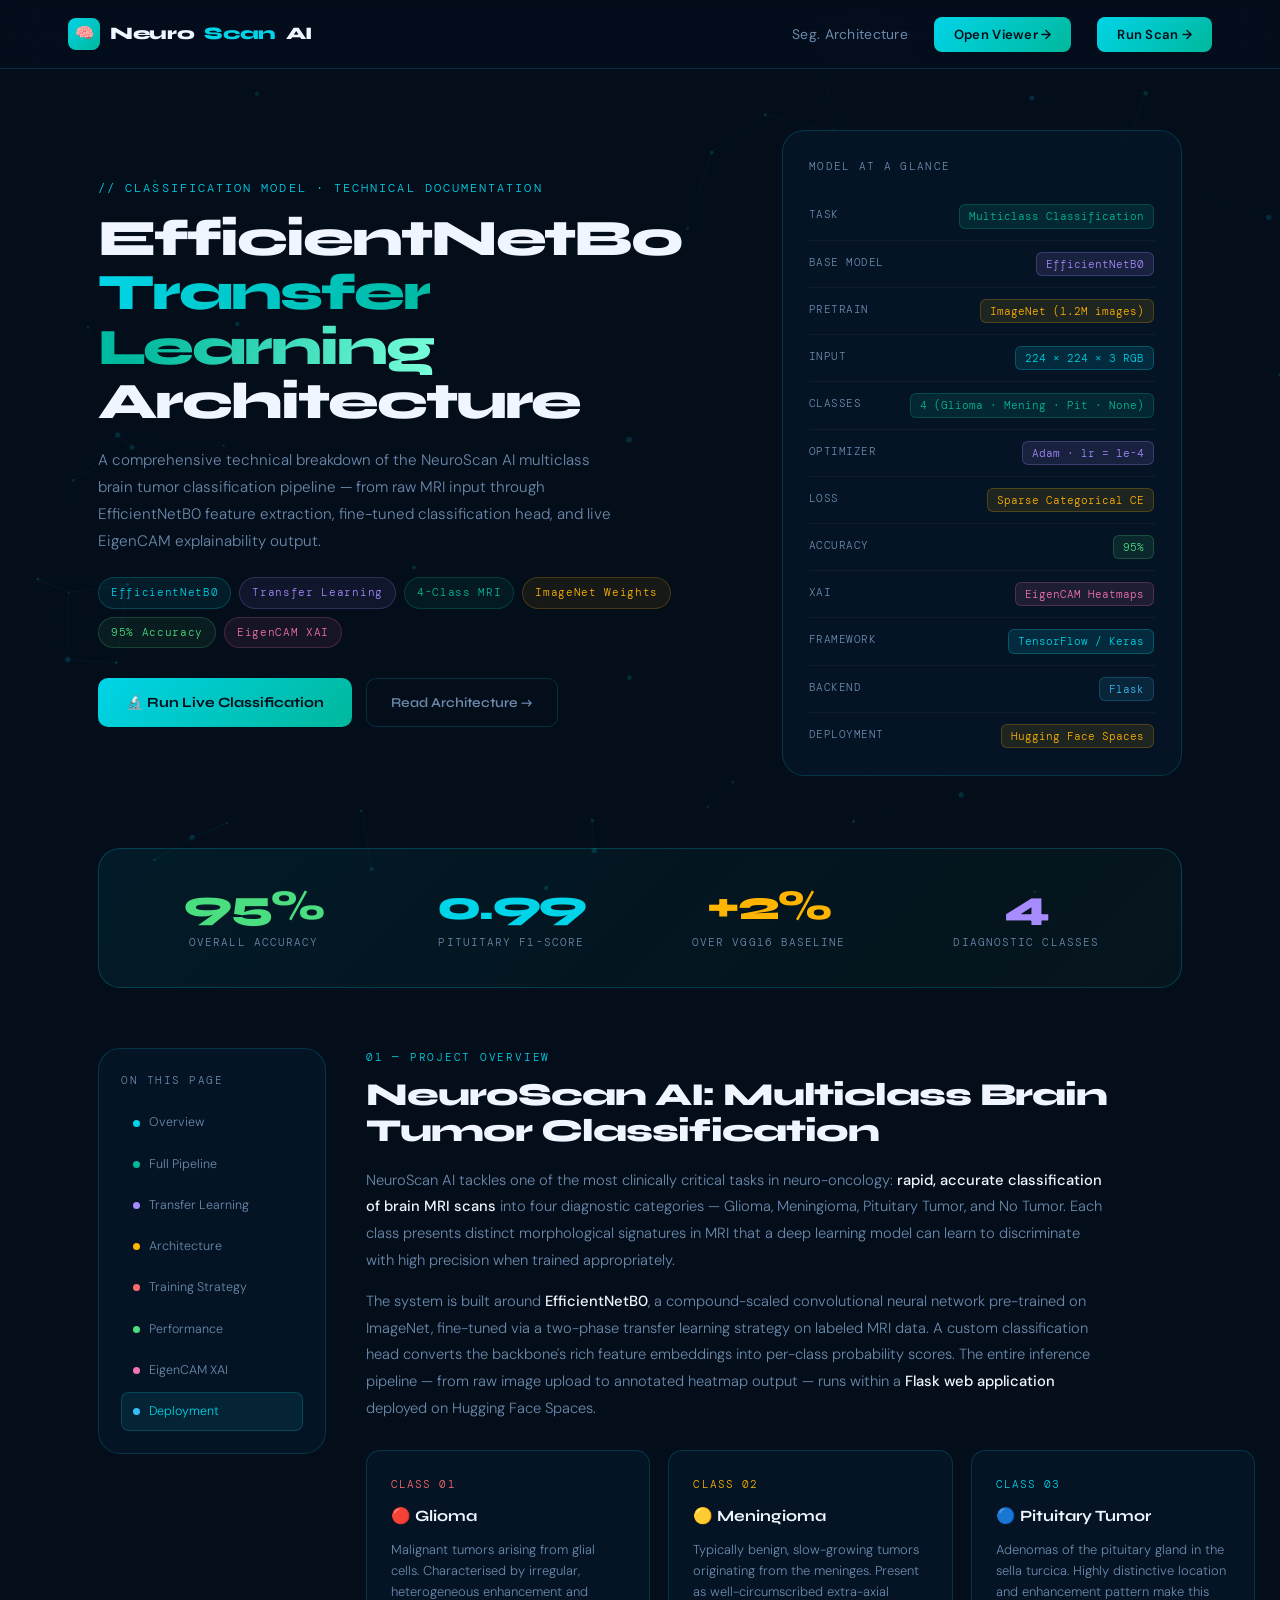
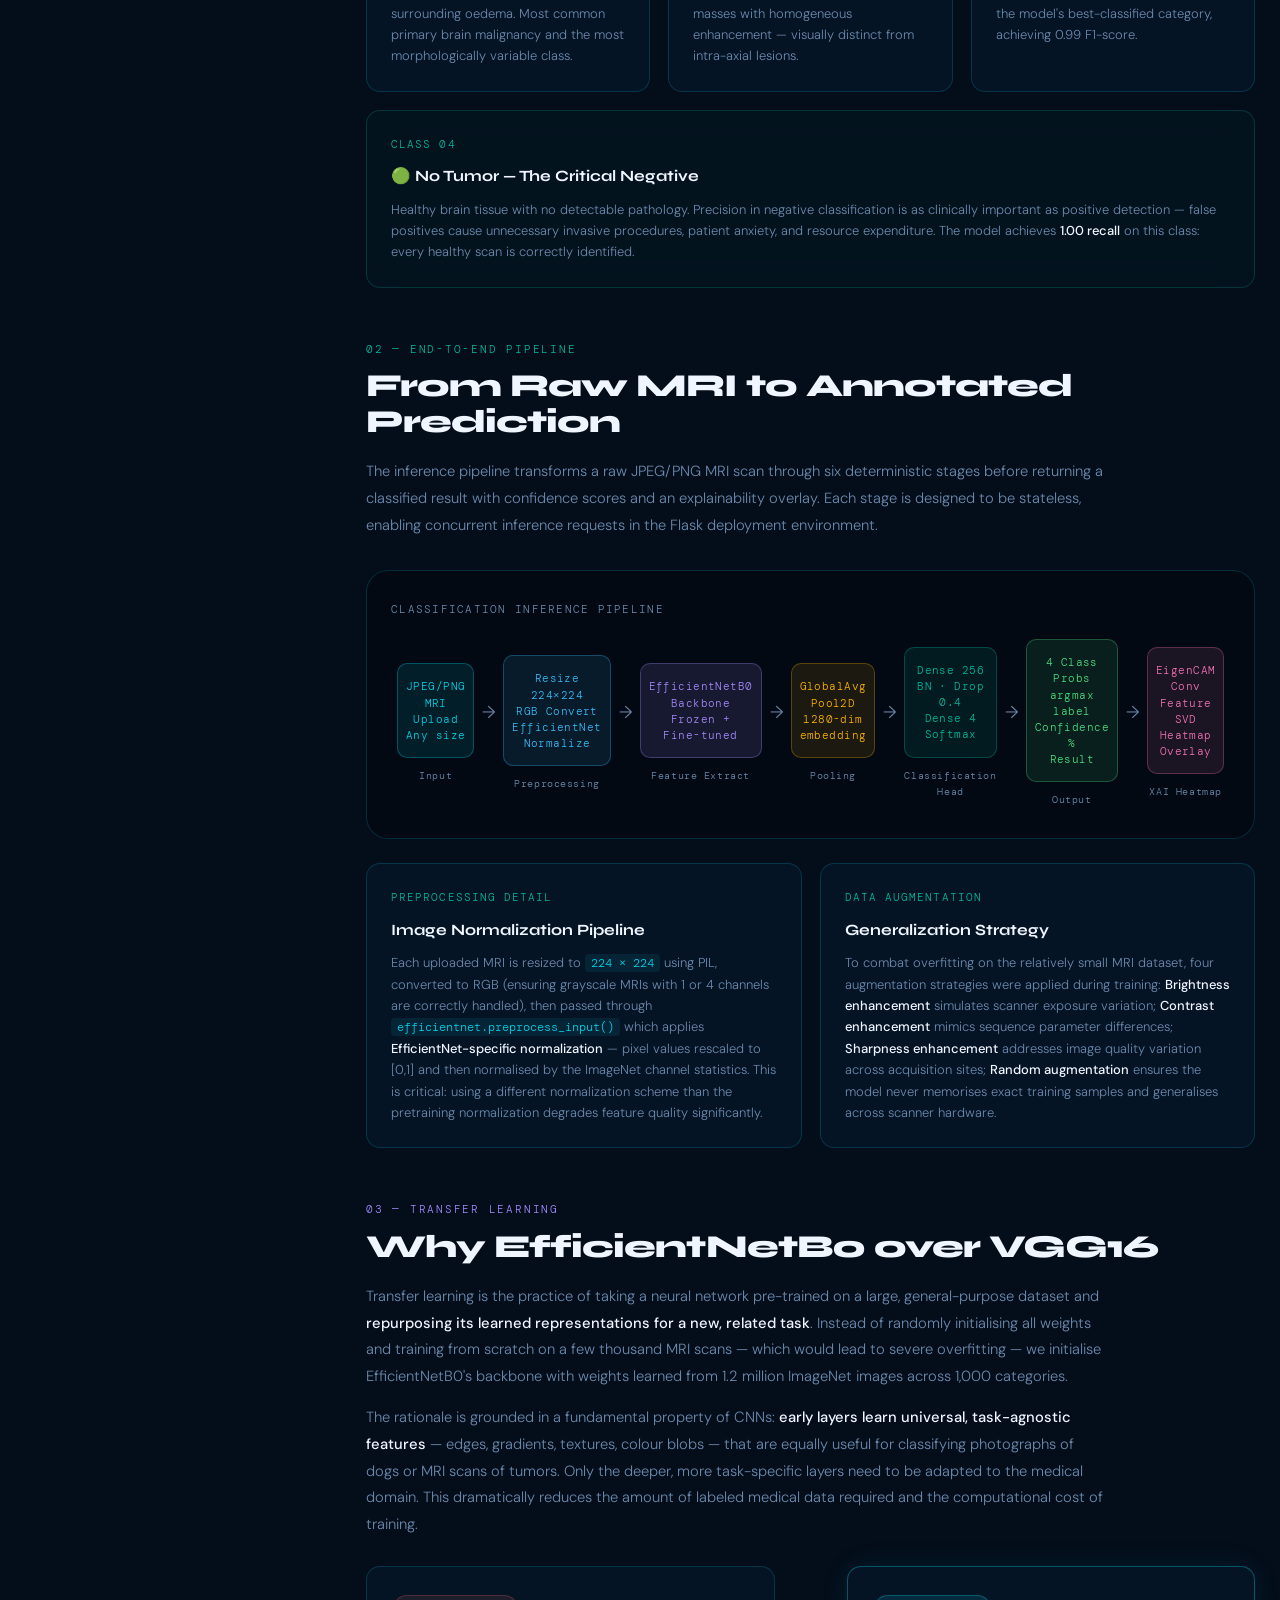
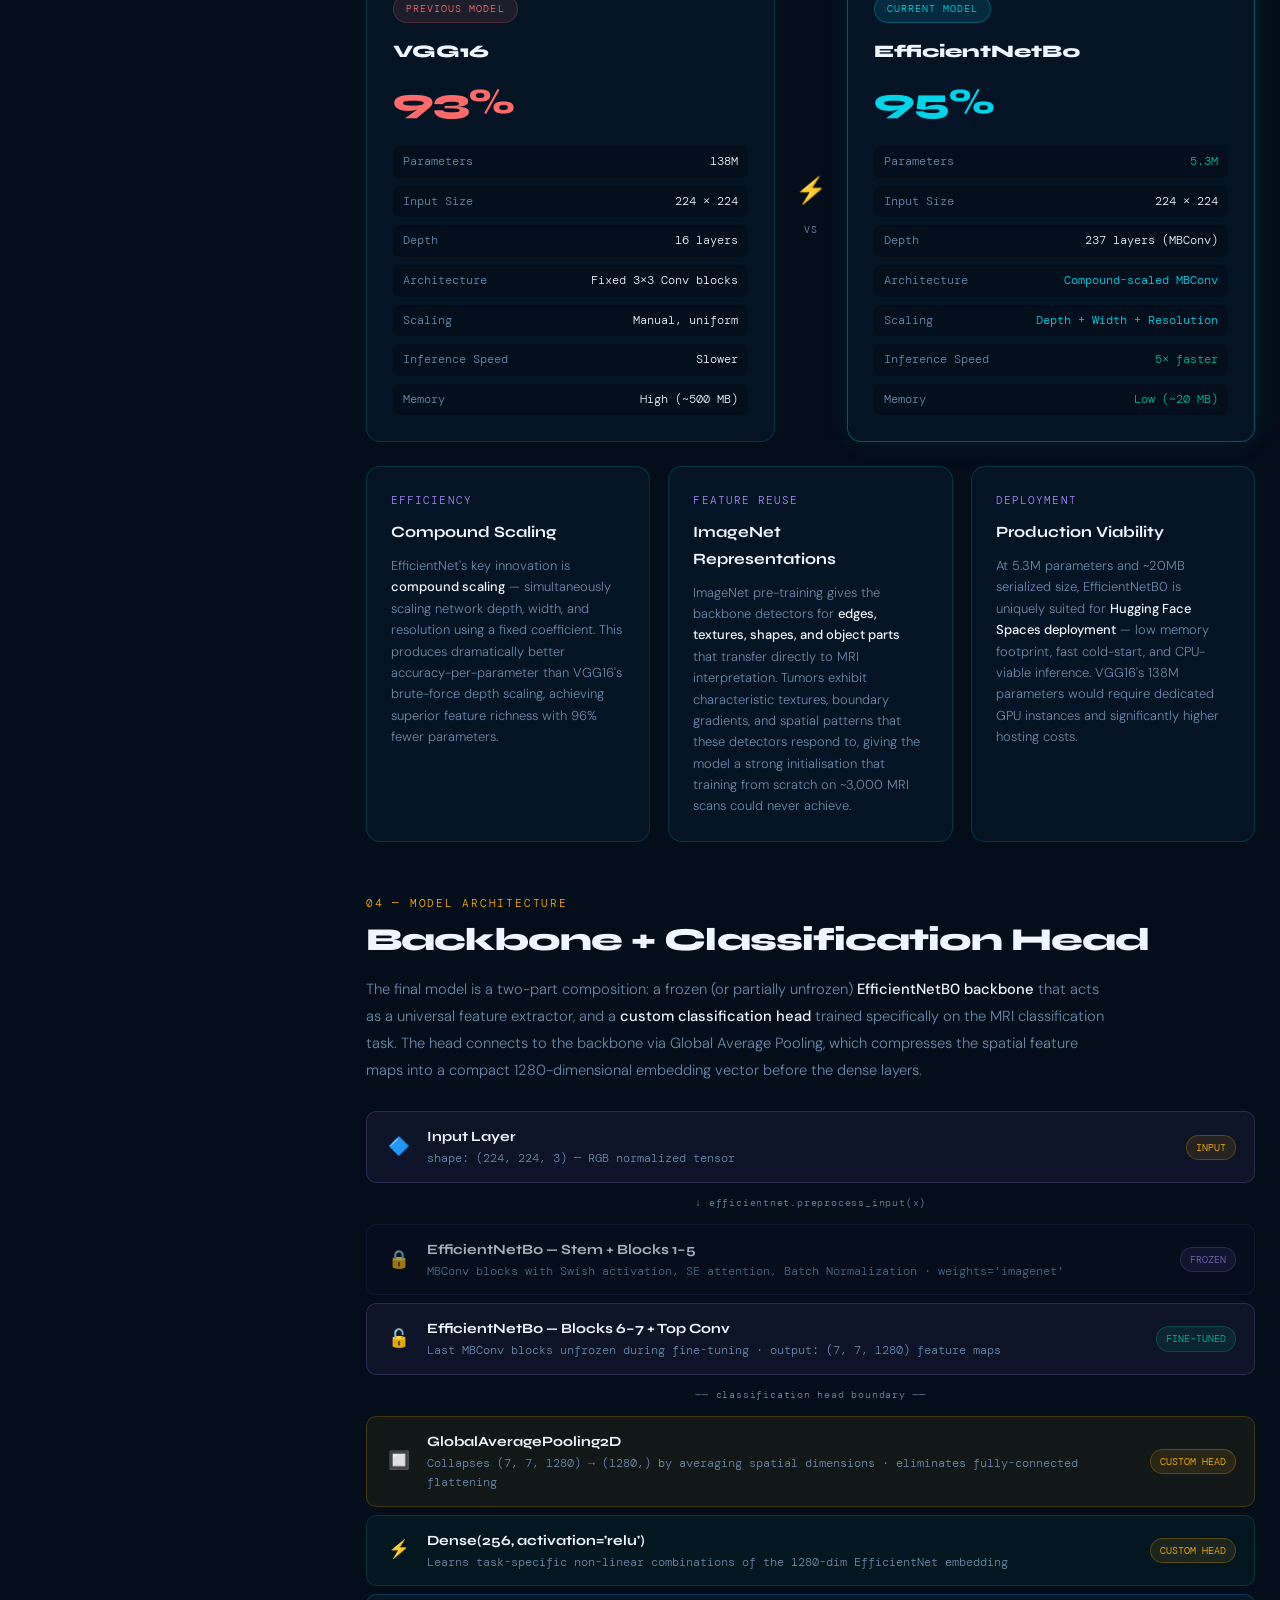
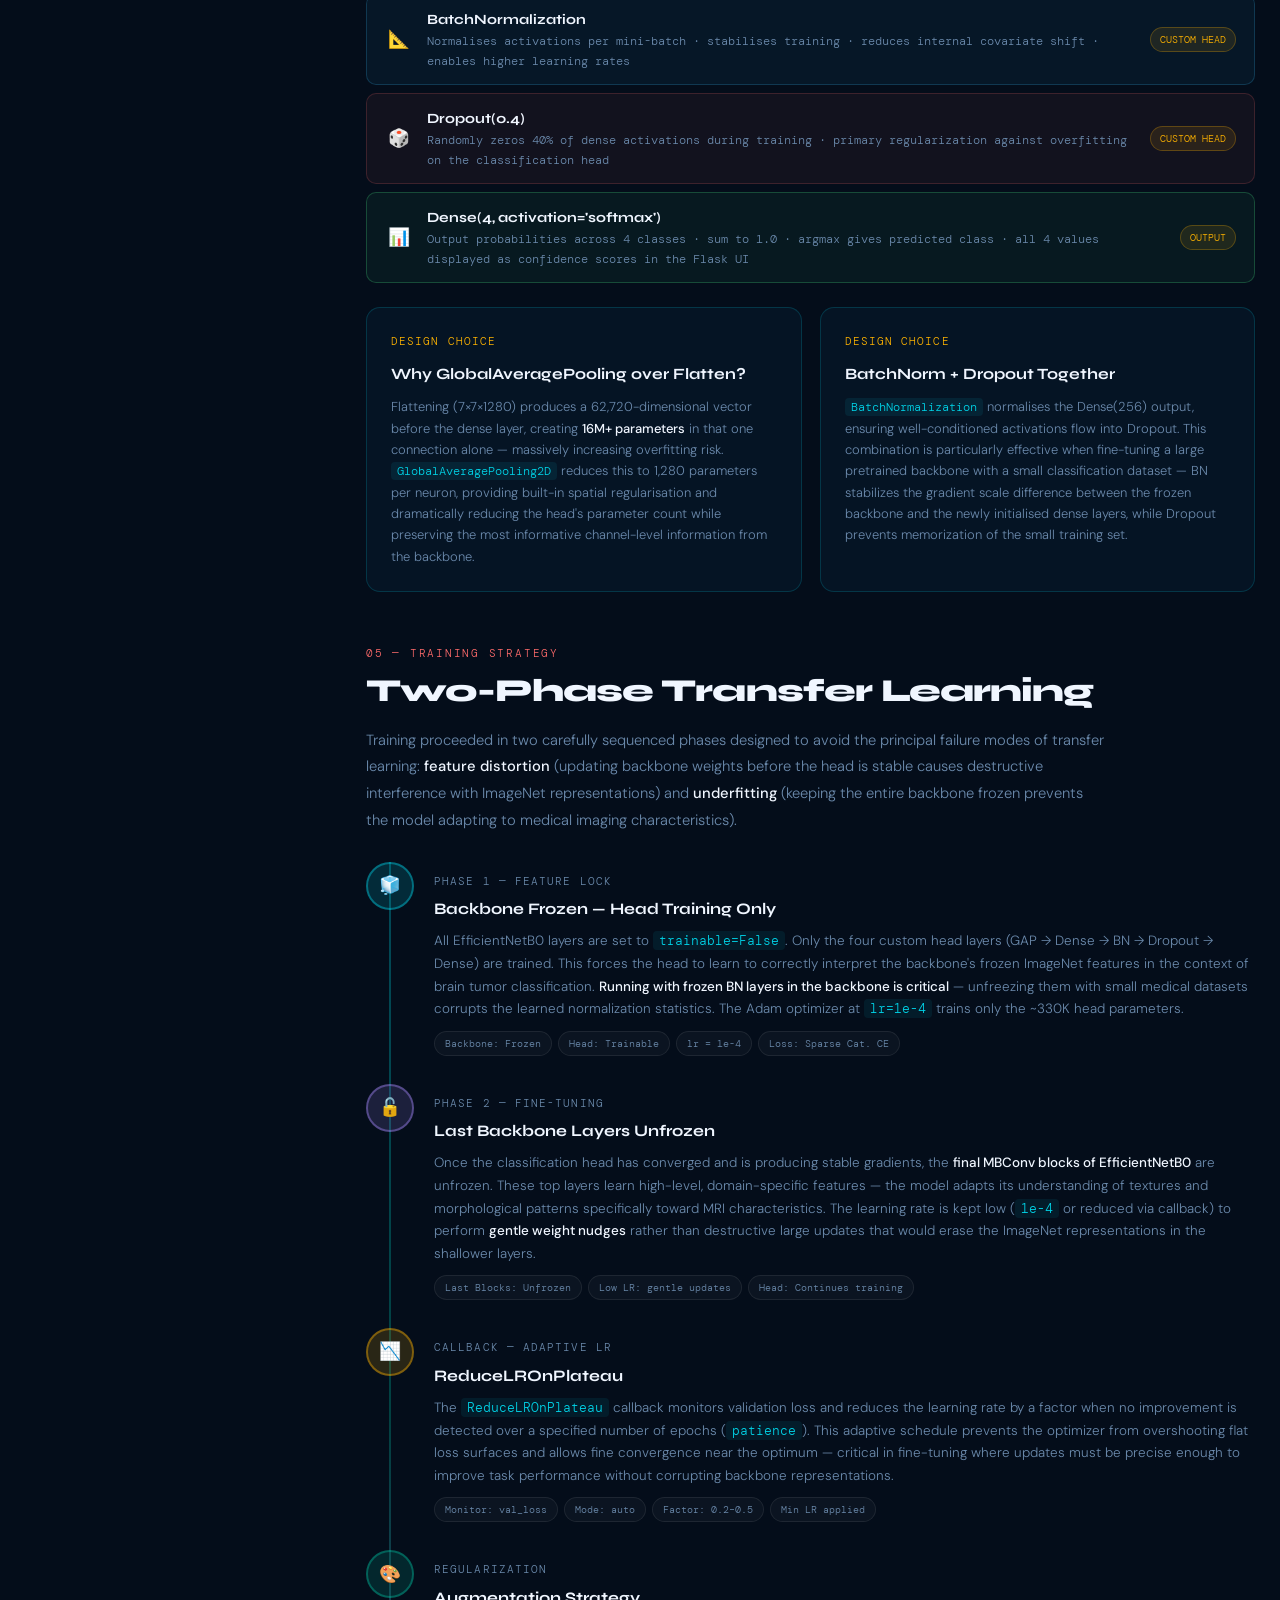
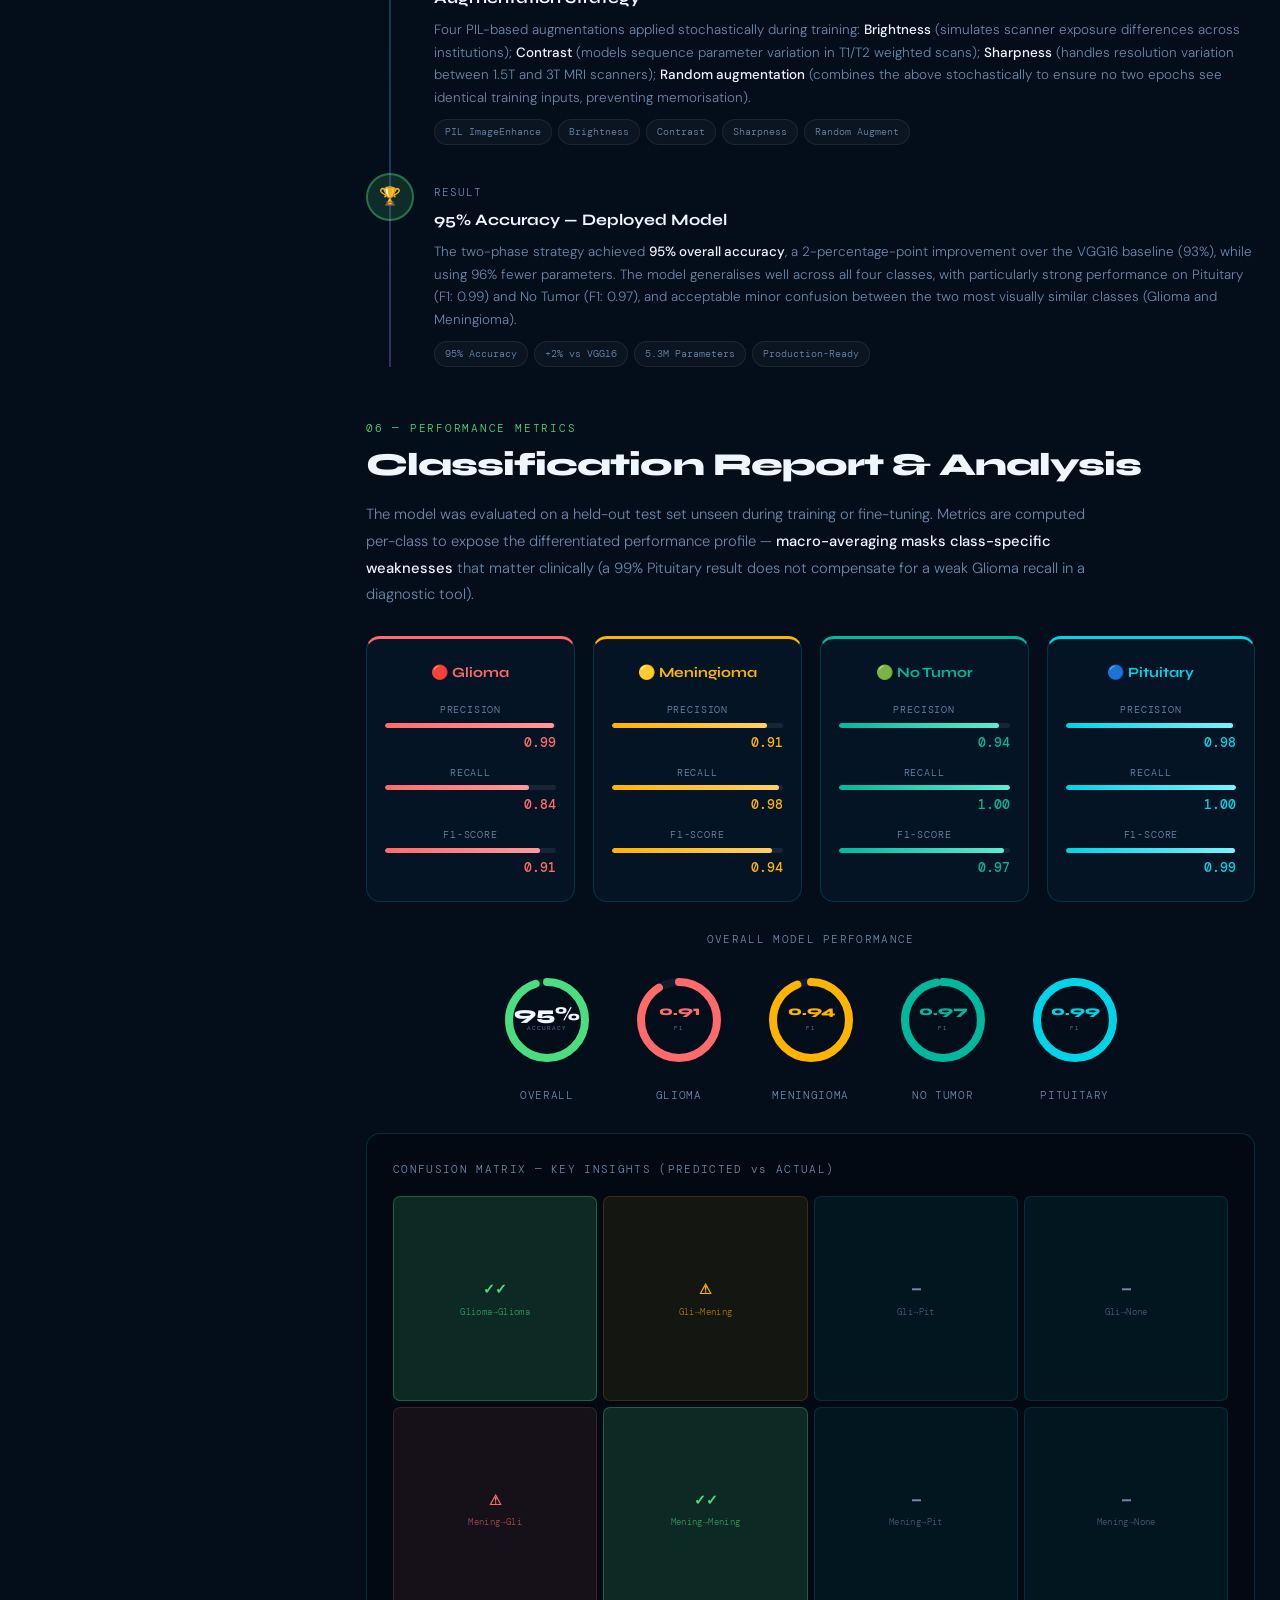
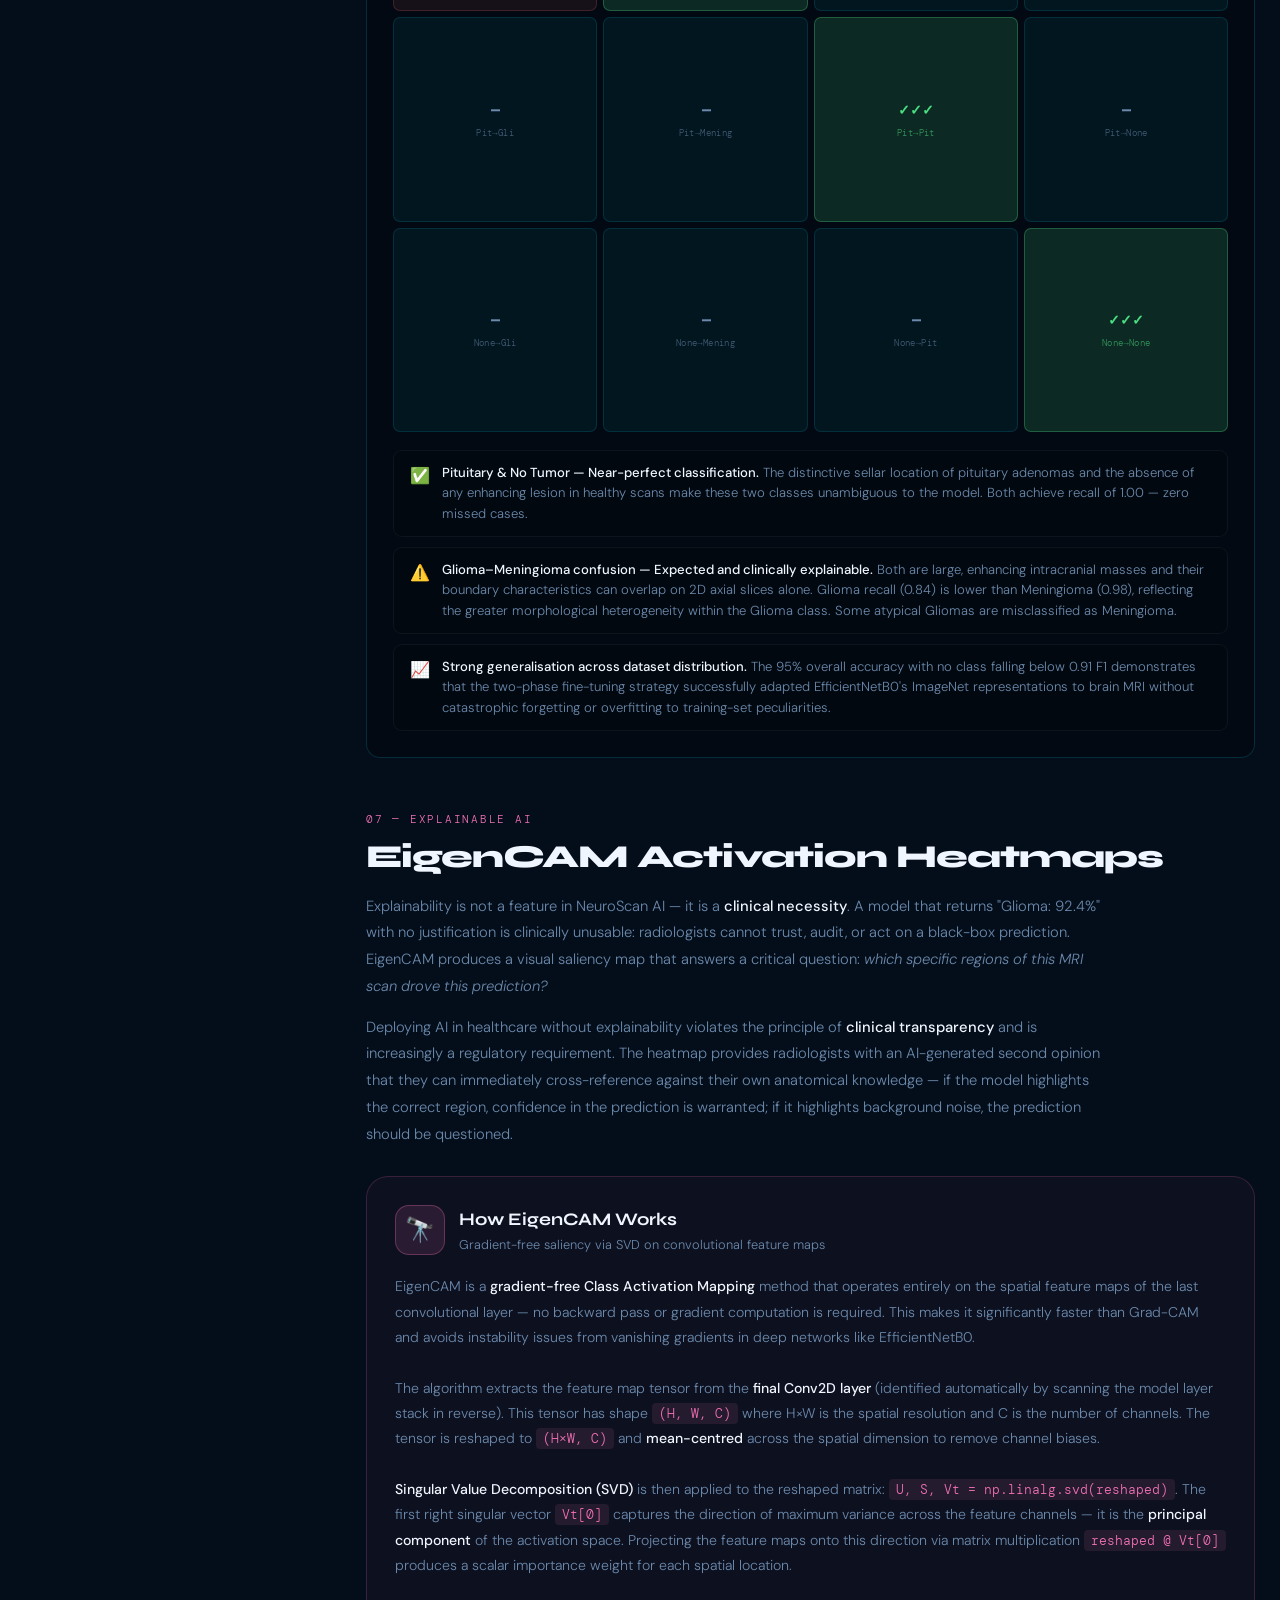
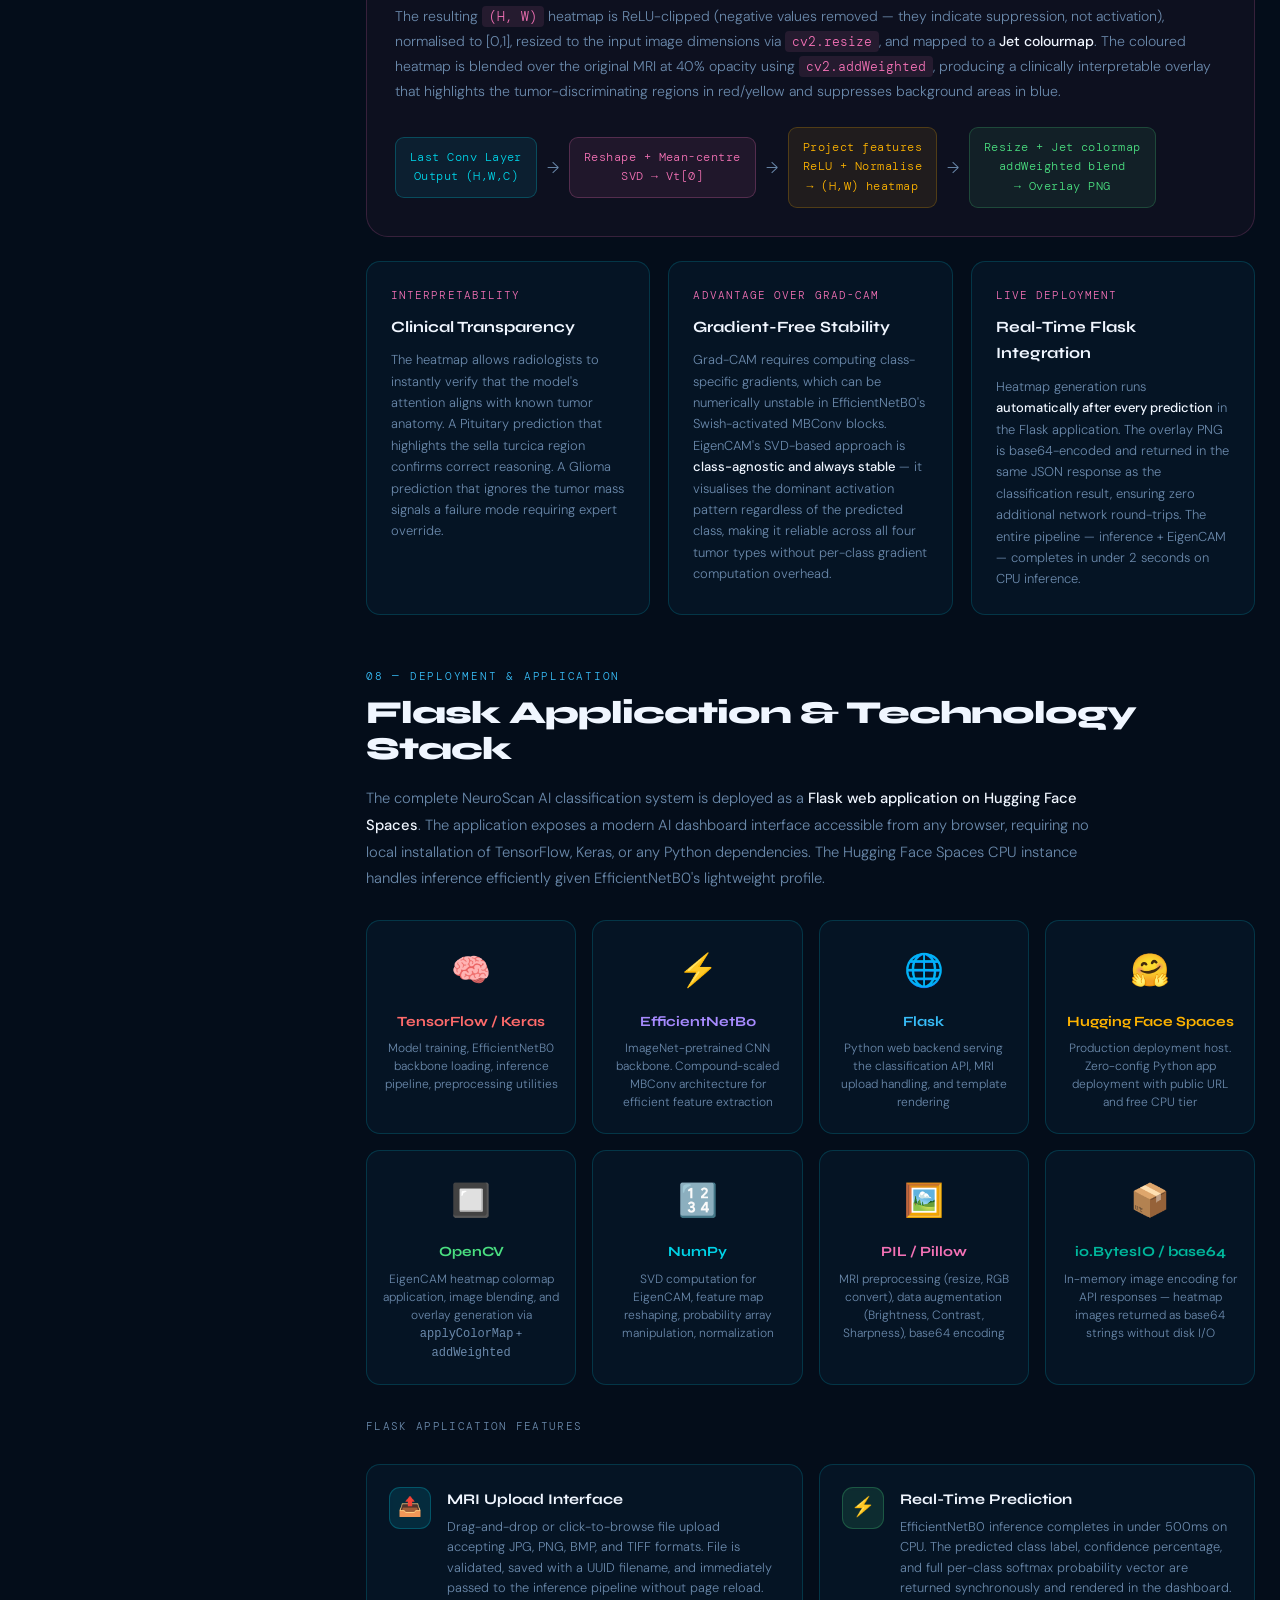
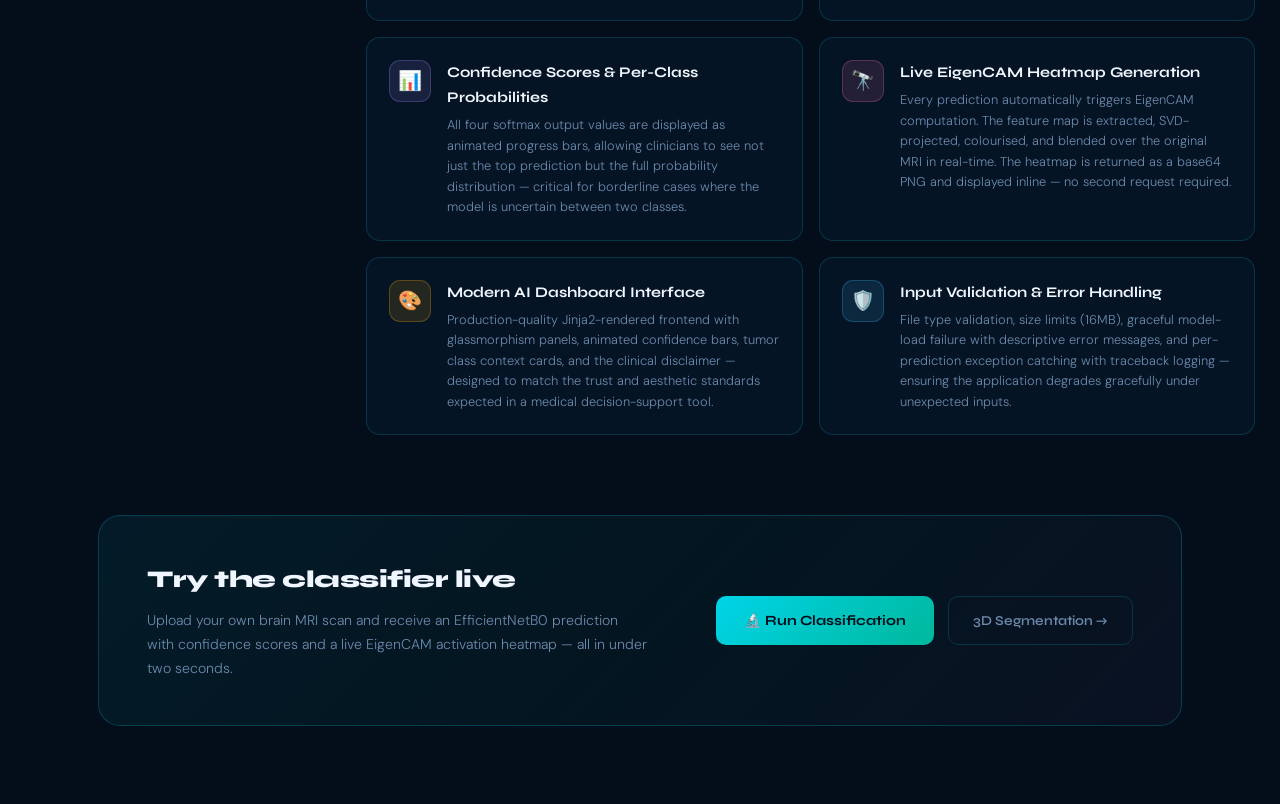
<file: templates/classification_architecture.html>
<!DOCTYPE html>
<html lang="en">
<head>
  <meta charset="UTF-8" />
  <meta name="viewport" content="width=device-width, initial-scale=1.0" />
  <title>NeuroScan AI — Classification Model Architecture</title>
  <link rel="preconnect" href="https://fonts.googleapis.com" />
  <link href="https://fonts.googleapis.com/css2?family=Syne:wght@400;600;700;800&family=DM+Sans:ital,wght@0,300;0,400;0,500;1,300&family=DM+Mono:wght@400;500&display=swap" rel="stylesheet" />
  <style>
    /* ══════════════════════════════════════════
       DESIGN TOKENS
    ══════════════════════════════════════════ */
    :root {
      --navy:        #040d1a;
      --navy-mid:    #071628;
      --navy-light:  #0c2340;
      --panel:       rgba(7, 22, 40, 0.82);
      --cyan:        #00d4e8;
      --cyan-dim:    #00a8b8;
      --teal:        #00b89c;
      --teal-dim:    #00917b;
      --white:       #f0f6ff;
      --muted:       #6b8aac;
      --border:      rgba(0, 212, 232, 0.18);
      --border-s:    rgba(0, 212, 232, 0.38);
      --glow-cyan:   0 0 32px rgba(0, 212, 232, 0.35);
      --glow-teal:   0 0 32px rgba(0, 184, 156, 0.35);
      --radius:      14px;
      --radius-lg:   22px;
      --font-head:   'Syne', sans-serif;
      --font-body:   'DM Sans', sans-serif;
      --font-mono:   'DM Mono', monospace;
      /* section accents */
      --col-overview:    #00d4e8;
      --col-transfer:    #a78bff;
      --col-pipeline:    #00b89c;
      --col-head:        #ffb400;
      --col-training:    #ff6b6b;
      --col-performance: #4ade80;
      --col-xai:         #f472b6;
      --col-deploy:      #38bdf8;
    }

    *, *::before, *::after { box-sizing: border-box; margin: 0; padding: 0; }
    html { scroll-behavior: smooth; }
    body { background: var(--navy); color: var(--white); font-family: var(--font-body); font-weight: 300; line-height: 1.7; overflow-x: hidden; }
    ::selection { background: var(--cyan); color: var(--navy); }
    ::-webkit-scrollbar { width: 6px; }
    ::-webkit-scrollbar-track { background: var(--navy); }
    ::-webkit-scrollbar-thumb { background: var(--cyan-dim); border-radius: 3px; }

    /* ── Canvas ── */
    #neural-canvas { position: fixed; inset: 0; z-index: 0; pointer-events: none; opacity: 0.38; }
    .site-wrap { position: relative; z-index: 1; }

    /* ══ NAV ══ */
    nav {
      position: fixed; top: 0; left: 0; right: 0; z-index: 100;
      padding: 18px 0;
      backdrop-filter: blur(18px) saturate(180%);
      background: rgba(4,13,26,0.78);
      border-bottom: 1px solid var(--border);
      transition: padding .3s;
    }
    nav.scrolled { padding: 12px 0; }
    .nav-inner { display: flex; align-items: center; justify-content: space-between; max-width: 1200px; margin: 0 auto; padding: 0 28px; }
    .logo { display: flex; align-items: center; gap: 10px; font-family: var(--font-head); font-weight: 800; font-size: 1.1rem; color: var(--white); letter-spacing: -.02em; text-decoration: none; }
    .logo-icon { width: 32px; height: 32px; border-radius: 8px; background: linear-gradient(135deg, var(--cyan), var(--teal)); display: flex; align-items: center; justify-content: center; font-size: .95rem; }
    .logo span.accent { color: var(--cyan); }
    .nav-links { display: flex; align-items: center; gap: 26px; list-style: none; }
    .nav-links a { color: var(--muted); font-size: .87rem; font-weight: 400; letter-spacing: .02em; transition: color .2s; text-decoration: none; }
    .nav-links a:hover, .nav-links a.active { color: var(--white); }
    .nav-cta { padding: 9px 20px; border-radius: 8px; background: linear-gradient(135deg, var(--cyan), var(--teal)); color: var(--navy) !important; font-weight: 600 !important; font-size: .82rem !important; transition: box-shadow .25s, transform .2s !important; }
    .nav-cta:hover { box-shadow: var(--glow-cyan); transform: translateY(-1px); }

    /* ══ LAYOUT ══ */
    .container { max-width: 1140px; margin: 0 auto; padding: 0 28px; }

    /* ══ HERO ══ */
    .hero {
      padding: 130px 28px 72px;
      max-width: 1140px;
      margin: 0 auto;
      display: grid;
      grid-template-columns: 1fr 400px;
      gap: 56px;
      align-items: center;
    }
    .hero-eyebrow { font-family: var(--font-mono); font-size: .72rem; letter-spacing: .18em; color: var(--cyan); margin-bottom: 14px; text-transform: uppercase; }
    .hero-title { font-family: var(--font-head); font-size: clamp(2.1rem, 4.2vw, 3.2rem); font-weight: 800; line-height: 1.06; letter-spacing: -.04em; }
    .hero-title .g { background: linear-gradient(100deg, var(--cyan) 0%, var(--teal) 55%, #7affda 100%); -webkit-background-clip: text; -webkit-text-fill-color: transparent; background-clip: text; }
    .hero-sub { color: var(--muted); font-size: .95rem; margin-top: 18px; max-width: 530px; line-height: 1.78; }
    .hero-tags { display: flex; flex-wrap: wrap; gap: 8px; margin-top: 22px; }
    .htag { font-family: var(--font-mono); font-size: .7rem; letter-spacing: .06em; padding: 5px 12px; border-radius: 100px; border: 1px solid; }
    .htag-cyan   { background: rgba(0,212,232,.08);   border-color: rgba(0,212,232,.22);   color: var(--cyan); }
    .htag-purple { background: rgba(167,139,255,.08); border-color: rgba(167,139,255,.22); color: #a78bff; }
    .htag-teal   { background: rgba(0,184,156,.08);   border-color: rgba(0,184,156,.22);   color: var(--teal); }
    .htag-amber  { background: rgba(255,180,0,.08);   border-color: rgba(255,180,0,.2);    color: #ffb400; }
    .htag-green  { background: rgba(74,222,128,.08);  border-color: rgba(74,222,128,.2);   color: #4ade80; }
    .htag-pink   { background: rgba(244,114,182,.08); border-color: rgba(244,114,182,.2);  color: #f472b6; }
    .hero-actions { display: flex; gap: 14px; margin-top: 30px; flex-wrap: wrap; }
    .btn-primary { display: inline-flex; align-items: center; gap: 8px; padding: 13px 28px; border-radius: 10px; background: linear-gradient(135deg, var(--cyan), var(--teal)); color: var(--navy); font-family: var(--font-head); font-weight: 700; font-size: .88rem; border: none; cursor: pointer; text-decoration: none; transition: box-shadow .3s, transform .2s; }
    .btn-primary:hover { box-shadow: var(--glow-cyan); transform: translateY(-2px); }
    .btn-ghost { display: inline-flex; align-items: center; gap: 8px; padding: 12px 24px; border-radius: 10px; border: 1px solid var(--border); background: transparent; color: var(--muted); font-family: var(--font-head); font-weight: 600; font-size: .85rem; cursor: pointer; text-decoration: none; transition: color .2s, border-color .2s, background .2s; }
    .btn-ghost:hover { color: var(--white); border-color: var(--border-s); background: rgba(0,212,232,.05); }

    /* Hero spec card */
    .spec-card { background: var(--panel); border: 1px solid var(--border); border-radius: var(--radius-lg); padding: 26px; backdrop-filter: blur(20px); }
    .spec-card-title { font-family: var(--font-mono); font-size: .68rem; letter-spacing: .12em; color: var(--muted); margin-bottom: 18px; text-transform: uppercase; }
    .spec-row { display: flex; justify-content: space-between; align-items: flex-start; padding: 10px 0; border-bottom: 1px solid rgba(255,255,255,.04); gap: 12px; }
    .spec-row:last-child { border-bottom: none; padding-bottom: 0; }
    .spec-k { font-family: var(--font-mono); font-size: .7rem; color: var(--muted); letter-spacing: .04em; flex-shrink: 0; padding-top: 2px; }
    .spec-v { font-family: var(--font-mono); font-size: .75rem; text-align: right; }
    .pill { display: inline-block; padding: 2px 9px; border-radius: 6px; font-size: .67rem; margin: 1px; }
    .p-cyan   { background: rgba(0,212,232,.12);   border: 1px solid rgba(0,212,232,.25);   color: var(--cyan); }
    .p-purple { background: rgba(167,139,255,.12); border: 1px solid rgba(167,139,255,.25); color: #a78bff; }
    .p-teal   { background: rgba(0,184,156,.12);   border: 1px solid rgba(0,184,156,.25);   color: var(--teal); }
    .p-amber  { background: rgba(255,180,0,.1);    border: 1px solid rgba(255,180,0,.22);   color: #ffb400; }
    .p-green  { background: rgba(74,222,128,.1);   border: 1px solid rgba(74,222,128,.22);  color: #4ade80; }
    .p-red    { background: rgba(255,107,107,.1);  border: 1px solid rgba(255,107,107,.22); color: #ff6b6b; }
    .p-pink   { background: rgba(244,114,182,.1);  border: 1px solid rgba(244,114,182,.22); color: #f472b6; }
    .p-blue   { background: rgba(56,189,248,.1);   border: 1px solid rgba(56,189,248,.22);  color: #38bdf8; }

    /* ══ ACCURACY BANNER ══ */
    .acc-banner {
      max-width: 1140px; margin: 0 auto 60px; padding: 0 28px;
    }
    .acc-inner {
      background: linear-gradient(135deg, rgba(0,212,232,.07) 0%, rgba(0,184,156,.05) 50%, rgba(74,222,128,.04) 100%);
      border: 1px solid rgba(0,212,232,.22); border-radius: var(--radius-lg);
      padding: 36px 40px;
      display: grid; grid-template-columns: repeat(4, 1fr);
      gap: 28px; align-items: center;
    }
    .acc-stat { text-align: center; }
    .acc-val { font-family: var(--font-head); font-size: 2.6rem; font-weight: 800; letter-spacing: -.04em; line-height: 1; }
    .acc-val.v-cyan  { color: var(--cyan); }
    .acc-val.v-green { color: #4ade80; }
    .acc-val.v-amber { color: #ffb400; }
    .acc-val.v-purple{ color: #a78bff; }
    .acc-label { font-family: var(--font-mono); font-size: .68rem; letter-spacing: .1em; color: var(--muted); margin-top: 6px; }

    /* ══ DOC LAYOUT ══ */
    .doc-layout {
      display: grid; grid-template-columns: 228px 1fr; gap: 40px;
      max-width: 1140px; margin: 0 auto 80px; padding: 0 28px; align-items: start;
    }
    .toc { position: sticky; top: 86px; background: var(--panel); border: 1px solid var(--border); border-radius: var(--radius-lg); padding: 22px; backdrop-filter: blur(20px); }
    .toc-title { font-family: var(--font-mono); font-size: .67rem; letter-spacing: .14em; color: var(--muted); margin-bottom: 14px; text-transform: uppercase; }
    .toc-list { list-style: none; display: flex; flex-direction: column; gap: 2px; }
    .toc-list a { display: flex; align-items: center; gap: 9px; padding: 8px 11px; border-radius: 8px; font-size: .78rem; color: var(--muted); text-decoration: none; transition: background .2s, color .2s; border: 1px solid transparent; }
    .toc-list a:hover { background: rgba(0,212,232,.06); color: var(--white); border-color: var(--border); }
    .toc-list a.active { background: rgba(0,212,232,.08); color: var(--cyan); border-color: rgba(0,212,232,.2); }
    .toc-dot { width: 7px; height: 7px; border-radius: 50%; flex-shrink: 0; }

    /* ══ SECTION SHARED ══ */
    .doc-sections { display: flex; flex-direction: column; gap: 52px; }
    .doc-section { scroll-margin-top: 98px; }
    .sec-eyebrow { font-family: var(--font-mono); font-size: .69rem; letter-spacing: .16em; margin-bottom: 10px; text-transform: uppercase; }
    .sec-title { font-family: var(--font-head); font-size: clamp(1.5rem, 2.8vw, 2rem); font-weight: 800; line-height: 1.12; letter-spacing: -.03em; margin-bottom: 18px; }
    .sec-body { font-size: .92rem; color: var(--muted); line-height: 1.82; max-width: 740px; }
    .sec-body p + p { margin-top: 14px; }
    .sec-body strong { color: var(--white); font-weight: 500; }
    .sec-body code { font-family: var(--font-mono); font-size: .81rem; background: rgba(0,212,232,.1); color: var(--cyan); padding: 2px 7px; border-radius: 5px; }

    /* ══ CARDS ══ */
    .cards { display: grid; gap: 18px; margin-top: 28px; }
    .cards.c2 { grid-template-columns: 1fr 1fr; }
    .cards.c3 { grid-template-columns: repeat(3, 1fr); }
    .cards.c4 { grid-template-columns: repeat(4, 1fr); }
    .card { background: var(--panel); border: 1px solid var(--border); border-radius: var(--radius); padding: 24px; backdrop-filter: blur(16px); transition: border-color .3s, transform .3s, box-shadow .3s; }
    .card:hover { border-color: var(--border-s); transform: translateY(-3px); box-shadow: 0 20px 50px rgba(0,0,0,.4); }
    .card-eyebrow { font-family: var(--font-mono); font-size: .67rem; letter-spacing: .1em; margin-bottom: 10px; }
    .card-title { font-family: var(--font-head); font-size: .98rem; font-weight: 700; margin-bottom: 9px; }
    .card-body { font-size: .81rem; color: var(--muted); line-height: 1.65; }
    .card-body code { font-family: var(--font-mono); font-size: .77rem; background: rgba(0,212,232,.08); color: var(--cyan); padding: 1px 6px; border-radius: 4px; }
    .card-body strong { color: var(--white); font-weight: 500; }

    /* ══ DIVIDER ══ */
    .sec-divider { border: none; border-top: 1px solid var(--border); margin: 12px 0; }

    /* ══ PIPELINE DIAGRAM ══ */
    .pipeline-wrap { margin-top: 32px; background: rgba(0,0,0,.28); border: 1px solid var(--border); border-radius: var(--radius-lg); padding: 30px 24px; overflow-x: auto; }
    .pipeline { display: flex; align-items: center; gap: 0; min-width: 760px; }
    .pipe-stage { flex: 1; display: flex; flex-direction: column; align-items: center; gap: 10px; padding: 0 6px; }
    .pipe-box { width: 100%; padding: 14px 8px; border-radius: 10px; text-align: center; border: 1px solid; font-family: var(--font-mono); font-size: .67rem; letter-spacing: .04em; line-height: 1.5; transition: transform .2s; cursor: default; }
    .pipe-box:hover { transform: scale(1.05); }
    .pb-input   { background: rgba(0,212,232,.1);   border-color: rgba(0,212,232,.3);   color: var(--cyan); }
    .pb-prep    { background: rgba(56,189,248,.1);  border-color: rgba(56,189,248,.3);  color: #38bdf8; }
    .pb-backbone{ background: rgba(167,139,255,.12);border-color: rgba(167,139,255,.3); color: #a78bff; }
    .pb-gap     { background: rgba(255,180,0,.1);   border-color: rgba(255,180,0,.28);  color: #ffb400; }
    .pb-head    { background: rgba(0,184,156,.1);   border-color: rgba(0,184,156,.3);   color: var(--teal); }
    .pb-output  { background: rgba(74,222,128,.1);  border-color: rgba(74,222,128,.3);  color: #4ade80; }
    .pb-xai     { background: rgba(244,114,182,.1); border-color: rgba(244,114,182,.3); color: #f472b6; }
    .pipe-label { font-family: var(--font-mono); font-size: .61rem; letter-spacing: .06em; color: var(--muted); text-align: center; }
    .pipe-arrow { color: var(--muted); font-size: 1.1rem; flex-shrink: 0; padding: 0 2px; margin-bottom: 22px; }

    /* ══ ARCHITECTURE LAYER STACK ══ */
    .layer-stack { margin-top: 28px; display: flex; flex-direction: column; gap: 8px; }
    .layer-row { display: flex; align-items: center; gap: 14px; padding: 13px 18px; border-radius: 10px; border: 1px solid; transition: border-color .3s, background .3s; cursor: default; }
    .layer-row:hover { filter: brightness(1.15); }
    .lr-backbone { background: rgba(167,139,255,.06); border-color: rgba(167,139,255,.2); }
    .lr-frozen   { background: rgba(167,139,255,.03); border-color: rgba(167,139,255,.1); opacity: .7; }
    .lr-gap      { background: rgba(255,180,0,.06);   border-color: rgba(255,180,0,.2); }
    .lr-dense    { background: rgba(0,184,156,.06);   border-color: rgba(0,184,156,.2); }
    .lr-bn       { background: rgba(56,189,248,.06);  border-color: rgba(56,189,248,.2); }
    .lr-drop     { background: rgba(255,107,107,.06); border-color: rgba(255,107,107,.18); }
    .lr-output   { background: rgba(74,222,128,.06);  border-color: rgba(74,222,128,.25); }
    .layer-icon { font-size: 1.1rem; flex-shrink: 0; width: 28px; text-align: center; }
    .layer-name { font-family: var(--font-head); font-size: .88rem; font-weight: 700; flex: 1; }
    .layer-detail { font-family: var(--font-mono); font-size: .72rem; color: var(--muted); }
    .layer-badge { font-family: var(--font-mono); font-size: .63rem; padding: 3px 9px; border-radius: 100px; border: 1px solid; flex-shrink: 0; }
    .lb-frozen { background: rgba(167,139,255,.1); border-color: rgba(167,139,255,.25); color: #a78bff; }
    .lb-trainable { background: rgba(0,184,156,.1); border-color: rgba(0,184,156,.25); color: var(--teal); }
    .lb-custom { background: rgba(255,180,0,.1); border-color: rgba(255,180,0,.25); color: #ffb400; }

    /* ══ TRANSFER LEARNING VS COMPARISON ══ */
    .versus-grid { display: grid; grid-template-columns: 1fr auto 1fr; gap: 20px; align-items: center; margin-top: 28px; }
    .versus-card { background: var(--panel); border: 1px solid var(--border); border-radius: var(--radius); padding: 26px; backdrop-filter: blur(16px); }
    .versus-card.winner { border-color: rgba(0,212,232,.35); box-shadow: 0 0 30px rgba(0,212,232,.08); }
    .versus-badge { font-family: var(--font-mono); font-size: .65rem; letter-spacing: .1em; padding: 4px 12px; border-radius: 100px; display: inline-block; margin-bottom: 14px; }
    .vb-old { background: rgba(255,107,107,.1); border: 1px solid rgba(255,107,107,.22); color: #ff6b6b; }
    .vb-new { background: rgba(0,212,232,.12); border: 1px solid rgba(0,212,232,.28); color: var(--cyan); }
    .versus-title { font-family: var(--font-head); font-size: 1.1rem; font-weight: 800; margin-bottom: 6px; }
    .versus-acc { font-family: var(--font-head); font-size: 2.2rem; font-weight: 800; letter-spacing: -.03em; margin-bottom: 14px; }
    .versus-acc.old { color: #ff6b6b; }
    .versus-acc.new { color: var(--cyan); }
    .versus-rows { display: flex; flex-direction: column; gap: 8px; }
    .versus-row { display: flex; justify-content: space-between; font-size: .8rem; padding: 6px 10px; border-radius: 6px; background: rgba(0,0,0,.2); }
    .vr-key { color: var(--muted); font-family: var(--font-mono); font-size: .72rem; }
    .vr-val { color: var(--white); font-family: var(--font-mono); font-size: .72rem; }
    .vs-divider { display: flex; flex-direction: column; align-items: center; gap: 8px; }
    .vs-icon { font-size: 1.6rem; }
    .vs-text { font-family: var(--font-mono); font-size: .65rem; color: var(--muted); letter-spacing: .08em; }

    /* ══ TRAINING STRATEGY TIMELINE ══ */
    .timeline { margin-top: 28px; display: flex; flex-direction: column; gap: 0; position: relative; }
    .timeline::before { content: ''; position: absolute; left: 23px; top: 0; bottom: 0; width: 2px; background: linear-gradient(180deg, var(--cyan), var(--teal), #a78bff); opacity: .3; }
    .tl-item { display: flex; gap: 20px; padding-bottom: 28px; position: relative; }
    .tl-item:last-child { padding-bottom: 0; }
    .tl-dot { width: 48px; height: 48px; border-radius: 50%; display: flex; align-items: center; justify-content: center; font-size: 1.1rem; flex-shrink: 0; position: relative; z-index: 1; }
    .tl-dot-1 { background: rgba(0,212,232,.15);   border: 2px solid rgba(0,212,232,.4);   }
    .tl-dot-2 { background: rgba(167,139,255,.15); border: 2px solid rgba(167,139,255,.4); }
    .tl-dot-3 { background: rgba(255,180,0,.15);   border: 2px solid rgba(255,180,0,.4);   }
    .tl-dot-4 { background: rgba(0,184,156,.15);   border: 2px solid rgba(0,184,156,.4);   }
    .tl-dot-5 { background: rgba(74,222,128,.15);  border: 2px solid rgba(74,222,128,.4);  }
    .tl-content { flex: 1; padding-top: 10px; }
    .tl-phase { font-family: var(--font-mono); font-size: .68rem; letter-spacing: .1em; color: var(--muted); margin-bottom: 5px; }
    .tl-title { font-family: var(--font-head); font-size: 1rem; font-weight: 700; margin-bottom: 8px; }
    .tl-body { font-size: .84rem; color: var(--muted); line-height: 1.68; }
    .tl-body strong { color: var(--white); font-weight: 500; }
    .tl-body code { font-family: var(--font-mono); font-size: .79rem; background: rgba(0,212,232,.08); color: var(--cyan); padding: 1px 6px; border-radius: 4px; }
    .tl-tags { display: flex; flex-wrap: wrap; gap: 6px; margin-top: 10px; }
    .tl-tag { font-family: var(--font-mono); font-size: .63rem; padding: 3px 10px; border-radius: 100px; border: 1px solid rgba(255,255,255,.08); color: var(--muted); background: rgba(255,255,255,.03); }

    /* ══ PERFORMANCE METRICS ══ */
    .metrics-grid { display: grid; grid-template-columns: repeat(4, 1fr); gap: 18px; margin-top: 28px; }
    .metric-card { background: var(--panel); border: 1px solid var(--border); border-radius: var(--radius); padding: 22px 18px; backdrop-filter: blur(16px); transition: transform .3s, border-color .3s; text-align: center; }
    .metric-card:hover { transform: translateY(-4px); }
    .metric-card.glioma     { border-top: 3px solid #ff6b6b; }
    .metric-card.meningioma { border-top: 3px solid #ffb400; }
    .metric-card.notumor    { border-top: 3px solid var(--teal); }
    .metric-card.pituitary  { border-top: 3px solid var(--cyan); }
    .metric-class { font-family: var(--font-head); font-size: .88rem; font-weight: 700; margin-bottom: 16px; }
    .metric-class.glioma     { color: #ff6b6b; }
    .metric-class.meningioma { color: #ffb400; }
    .metric-class.notumor    { color: var(--teal); }
    .metric-class.pituitary  { color: var(--cyan); }
    .metric-rows { display: flex; flex-direction: column; gap: 10px; }
    .metric-row { display: flex; flex-direction: column; gap: 4px; }
    .metric-label { font-family: var(--font-mono); font-size: .65rem; letter-spacing: .08em; color: var(--muted); }
    .metric-bar-track { height: 5px; background: rgba(255,255,255,.07); border-radius: 100px; overflow: hidden; }
    .metric-bar-fill { height: 100%; border-radius: 100px; transition: width 1.3s cubic-bezier(.16,1,.3,1); }
    .metric-val { font-family: var(--font-mono); font-size: .8rem; font-weight: 500; text-align: right; }

    /* bar colours per class */
    .glioma     .metric-bar-fill { background: linear-gradient(90deg, #ff6b6b, #ff9a9a); }
    .meningioma .metric-bar-fill { background: linear-gradient(90deg, #ffb400, #ffd066); }
    .notumor    .metric-bar-fill { background: linear-gradient(90deg, var(--teal), #5eecd4); }
    .pituitary  .metric-bar-fill { background: linear-gradient(90deg, var(--cyan), #7af3ff); }

    /* Overall accuracy progress ring */
    .ring-wrap { display: flex; flex-direction: column; align-items: center; margin-top: 28px; gap: 22px; }
    .ring-row { display: flex; gap: 32px; align-items: center; flex-wrap: wrap; justify-content: center; }
    .ring-item { text-align: center; }
    .ring-svg { width: 100px; height: 100px; }
    .ring-bg { fill: none; stroke: rgba(255,255,255,.06); stroke-width: 8; }
    .ring-fg { fill: none; stroke-width: 8; stroke-linecap: round; transform-origin: 50% 50%; transform: rotate(-90deg); transition: stroke-dashoffset 1.4s cubic-bezier(.16,1,.3,1); }
    .ring-text-val { font-family: var(--font-head); font-size: 1.2rem; font-weight: 800; fill: var(--white); }
    .ring-text-lbl { font-family: var(--font-mono); font-size: .4rem; fill: var(--muted); letter-spacing: .08em; }
    .ring-name { font-family: var(--font-mono); font-size: .68rem; color: var(--muted); margin-top: 8px; letter-spacing: .06em; }

    /* Confusion matrix insight */
    .confusion-wrap { margin-top: 28px; background: rgba(0,0,0,.25); border: 1px solid var(--border); border-radius: var(--radius); padding: 26px; }
    .confusion-title { font-family: var(--font-mono); font-size: .69rem; letter-spacing: .12em; color: var(--muted); margin-bottom: 18px; }
    .confusion-grid { display: grid; grid-template-columns: repeat(4,1fr); gap: 6px; }
    .confusion-cell { aspect-ratio: 1; border-radius: 7px; display: flex; flex-direction: column; align-items: center; justify-content: center; gap: 3px; border: 1px solid; font-family: var(--font-mono); cursor: default; transition: transform .2s; }
    .confusion-cell:hover { transform: scale(1.06); }
    .cc-val { font-size: clamp(.65rem, 1.4vw, .9rem); font-weight: 700; }
    .cc-lbl { font-size: .55rem; opacity: .6; letter-spacing: .04em; }
    .cc-tp  { background: rgba(74,222,128,.15);  border-color: rgba(74,222,128,.3);  color: #4ade80; }
    .cc-fp  { background: rgba(255,107,107,.08); border-color: rgba(255,107,107,.18);color: #ff6b6b; }
    .cc-fn  { background: rgba(255,180,0,.07);   border-color: rgba(255,180,0,.16);  color: #ffb400; }
    .cc-tn  { background: rgba(0,212,232,.06);   border-color: rgba(0,212,232,.14);  color: var(--muted); }
    .confusion-insight { display: flex; flex-direction: column; gap: 10px; margin-top: 20px; }
    .ci-row { display: flex; align-items: flex-start; gap: 12px; padding: 12px 16px; border-radius: 9px; border: 1px solid rgba(255,255,255,.05); background: rgba(0,0,0,.18); font-size: .82rem; color: var(--muted); line-height: 1.55; }
    .ci-icon { font-size: 1rem; flex-shrink: 0; margin-top: 1px; }
    .ci-row strong { color: var(--white); font-weight: 500; }

    /* ══ XAI SECTION ══ */
    .xai-explainer { margin-top: 28px; padding: 28px; background: rgba(244,114,182,.04); border: 1px solid rgba(244,114,182,.18); border-radius: var(--radius-lg); }
    .xai-header { display: flex; align-items: center; gap: 14px; margin-bottom: 18px; }
    .xai-icon-wrap { width: 50px; height: 50px; border-radius: 14px; background: rgba(244,114,182,.12); border: 1px solid rgba(244,114,182,.3); display: flex; align-items: center; justify-content: center; font-size: 1.5rem; flex-shrink: 0; }
    .xai-title { font-family: var(--font-head); font-size: 1.1rem; font-weight: 700; }
    .xai-sub { font-size: .8rem; color: var(--muted); }
    .xai-body { font-size: .88rem; color: var(--muted); line-height: 1.8; }
    .xai-body strong { color: var(--white); font-weight: 500; }
    .xai-body code { font-family: var(--font-mono); font-size: .8rem; background: rgba(244,114,182,.1); color: #f472b6; padding: 2px 7px; border-radius: 4px; }
    .heatmap-flow { display: flex; align-items: center; gap: 10px; margin-top: 20px; flex-wrap: wrap; }
    .hf-box { padding: 10px 14px; border-radius: 9px; font-family: var(--font-mono); font-size: .72rem; letter-spacing: .04em; border: 1px solid; text-align: center; }
    .hf-box.inp  { background: rgba(0,212,232,.08); border-color: rgba(0,212,232,.25); color: var(--cyan); }
    .hf-box.svd  { background: rgba(244,114,182,.08); border-color: rgba(244,114,182,.25); color: #f472b6; }
    .hf-box.map  { background: rgba(255,180,0,.08); border-color: rgba(255,180,0,.22); color: #ffb400; }
    .hf-box.ovl  { background: rgba(74,222,128,.08); border-color: rgba(74,222,128,.22); color: #4ade80; }
    .hf-arrow { color: var(--muted); font-size: 1rem; }

    /* ══ DEPLOYMENT STACK ══ */
    .stack-grid { display: grid; grid-template-columns: repeat(4, 1fr); gap: 16px; margin-top: 28px; }
    .stack-card { background: var(--panel); border: 1px solid var(--border); border-radius: var(--radius); padding: 22px 16px; text-align: center; backdrop-filter: blur(16px); transition: border-color .3s, transform .3s; }
    .stack-card:hover { border-color: var(--border-s); transform: translateY(-3px); }
    .stack-logo { font-size: 2rem; margin-bottom: 12px; }
    .stack-name { font-family: var(--font-head); font-size: .88rem; font-weight: 700; margin-bottom: 6px; }
    .stack-role { font-size: .75rem; color: var(--muted); line-height: 1.5; }

    /* ══ FLASK FEATURES ══ */
    .flask-features { display: grid; grid-template-columns: 1fr 1fr; gap: 16px; margin-top: 28px; }
    .ff-card { background: var(--panel); border: 1px solid var(--border); border-radius: var(--radius); padding: 22px; backdrop-filter: blur(16px); display: flex; gap: 16px; align-items: flex-start; transition: border-color .3s, transform .3s; }
    .ff-card:hover { border-color: var(--border-s); transform: translateX(4px); }
    .ff-icon { width: 42px; height: 42px; border-radius: 11px; display: flex; align-items: center; justify-content: center; font-size: 1.2rem; flex-shrink: 0; }
    .ff-title { font-family: var(--font-head); font-size: .92rem; font-weight: 700; margin-bottom: 5px; }
    .ff-desc { font-size: .8rem; color: var(--muted); line-height: 1.6; }

    /* ══ CTA BANNER ══ */
    .cta-section { max-width: 1140px; margin: 0 auto 80px; padding: 0 28px; }
    .cta-inner { padding: 44px 48px; background: linear-gradient(135deg, rgba(0,212,232,.07) 0%, rgba(0,184,156,.05) 50%, rgba(167,139,255,.04) 100%); border: 1px solid rgba(0,212,232,.22); border-radius: var(--radius-lg); display: flex; align-items: center; justify-content: space-between; gap: 32px; flex-wrap: wrap; }
    .cta-head { font-family: var(--font-head); font-size: 1.5rem; font-weight: 800; letter-spacing: -.02em; margin-bottom: 8px; }
    .cta-sub { font-size: .88rem; color: var(--muted); max-width: 500px; }
    .cta-btns { display: flex; gap: 14px; flex-shrink: 0; flex-wrap: wrap; }

    /* ══ REVEAL ══ */
    .reveal { opacity: 0; transform: translateY(34px); transition: opacity .72s ease, transform .72s ease; }
    .reveal.visible { opacity: 1; transform: none; }

    /* ══ RESPONSIVE ══ */
    @media (max-width: 1024px) {
      .hero { grid-template-columns: 1fr; } .spec-card { display: none; }
      .doc-layout { grid-template-columns: 1fr; } .toc { display: none; }
      .cards.c3, .cards.c4 { grid-template-columns: 1fr 1fr; }
      .metrics-grid { grid-template-columns: 1fr 1fr; }
      .acc-inner { grid-template-columns: 1fr 1fr; }
      .stack-grid { grid-template-columns: 1fr 1fr; }
    }
    @media (max-width: 700px) {
      .nav-links { display: none; }
      .cards.c2, .cards.c3, .cards.c4 { grid-template-columns: 1fr; }
      .metrics-grid, .stack-grid, .flask-features { grid-template-columns: 1fr; }
      .versus-grid { grid-template-columns: 1fr; } .vs-divider { display: none; }
      .acc-inner { grid-template-columns: 1fr 1fr; gap: 20px; padding: 24px; }
      .cta-inner { padding: 26px 22px; }
      .confusion-grid { grid-template-columns: repeat(4,1fr); }
    }
  </style>
</head>
<body>
<canvas id="neural-canvas"></canvas>
<div class="site-wrap">

  <!-- ══ NAV ══ -->
  <nav id="nav">
    <div class="nav-inner">
      <a href="/" class="logo">
        <div class="logo-icon">🧠</div>
        Neuro<span class="accent">Scan</span> AI
      </a>
      <ul class="nav-links">
          <li><a href="/unet_architecture">Seg. Architecture</a></li>
          <li><a href="/segmentation" class="nav-cta">Open Viewer →</a></li>
          <li><a href="/diagnostics" class="nav-cta">Run Scan →</a></li>
      </ul>
    </div>
  </nav>

  <!-- ══ HERO ══ -->
  <div class="hero">
    <div>
      <div class="hero-eyebrow reveal">// classification model · technical documentation</div>
      <h1 class="hero-title reveal">
        EfficientNetB0<br>
        <span class="g">Transfer Learning</span><br>
        Architecture
      </h1>
      <p class="hero-sub reveal">
        A comprehensive technical breakdown of the NeuroScan AI multiclass brain tumor classification pipeline — from raw MRI input through EfficientNetB0 feature extraction, fine-tuned classification head, and live EigenCAM explainability output.
      </p>
      <div class="hero-tags reveal">
        <span class="htag htag-cyan">EfficientNetB0</span>
        <span class="htag htag-purple">Transfer Learning</span>
        <span class="htag htag-teal">4-Class MRI</span>
        <span class="htag htag-amber">ImageNet Weights</span>
        <span class="htag htag-green">95% Accuracy</span>
        <span class="htag htag-pink">EigenCAM XAI</span>
      </div>
      <div class="hero-actions reveal">
        <a href="/diagnostics" class="btn-primary">🔬 Run Live Classification</a>
        <a href="#sec-overview" class="btn-ghost">Read Architecture →</a>
      </div>
    </div>

    <div class="spec-card reveal">
      <div class="spec-card-title">MODEL AT A GLANCE</div>
      <div class="spec-row"><span class="spec-k">TASK</span><span class="spec-v"><span class="pill p-teal">Multiclass Classification</span></span></div>
      <div class="spec-row"><span class="spec-k">BASE MODEL</span><span class="spec-v"><span class="pill p-purple">EfficientNetB0</span></span></div>
      <div class="spec-row"><span class="spec-k">PRETRAIN</span><span class="spec-v"><span class="pill p-amber">ImageNet (1.2M images)</span></span></div>
      <div class="spec-row"><span class="spec-k">INPUT</span><span class="spec-v"><span class="pill p-cyan">224 × 224 × 3 RGB</span></span></div>
      <div class="spec-row"><span class="spec-k">CLASSES</span><span class="spec-v"><span class="pill p-teal">4 (Glioma · Mening · Pit · None)</span></span></div>
      <div class="spec-row"><span class="spec-k">OPTIMIZER</span><span class="spec-v"><span class="pill p-purple">Adam · lr = 1e-4</span></span></div>
      <div class="spec-row"><span class="spec-k">LOSS</span><span class="spec-v"><span class="pill p-amber">Sparse Categorical CE</span></span></div>
      <div class="spec-row"><span class="spec-k">ACCURACY</span><span class="spec-v"><span class="pill p-green">95%</span></span></div>
      <div class="spec-row"><span class="spec-k">XAI</span><span class="spec-v"><span class="pill p-pink">EigenCAM Heatmaps</span></span></div>
      <div class="spec-row"><span class="spec-k">FRAMEWORK</span><span class="spec-v"><span class="pill p-cyan">TensorFlow / Keras</span></span></div>
      <div class="spec-row"><span class="spec-k">BACKEND</span><span class="spec-v"><span class="pill p-blue">Flask</span></span></div>
      <div class="spec-row"><span class="spec-k">DEPLOYMENT</span><span class="spec-v"><span class="pill p-amber">Hugging Face Spaces</span></span></div>
    </div>
  </div>

  <!-- ══ ACCURACY BANNER ══ -->
  <div class="acc-banner reveal">
    <div class="acc-inner">
      <div class="acc-stat">
        <div class="acc-val v-green">95%</div>
        <div class="acc-label">OVERALL ACCURACY</div>
      </div>
      <div class="acc-stat">
        <div class="acc-val v-cyan">0.99</div>
        <div class="acc-label">PITUITARY F1-SCORE</div>
      </div>
      <div class="acc-stat">
        <div class="acc-val v-amber">+2%</div>
        <div class="acc-label">OVER VGG16 BASELINE</div>
      </div>
      <div class="acc-stat">
        <div class="acc-val v-purple">4</div>
        <div class="acc-label">DIAGNOSTIC CLASSES</div>
      </div>
    </div>
  </div>

  <!-- ══ DOC LAYOUT ══ -->
  <div class="doc-layout">

    <!-- Sticky TOC -->
    <nav class="toc" aria-label="On this page">
      <div class="toc-title">ON THIS PAGE</div>
      <ul class="toc-list" id="toc-list">
        <li><a href="#sec-overview"    class="active"><span class="toc-dot" style="background:var(--col-overview)"></span>Overview</a></li>
        <li><a href="#sec-pipeline">   <span class="toc-dot" style="background:var(--col-pipeline)"></span>Full Pipeline</a></li>
        <li><a href="#sec-transfer">   <span class="toc-dot" style="background:var(--col-transfer)"></span>Transfer Learning</a></li>
        <li><a href="#sec-arch">       <span class="toc-dot" style="background:var(--col-head)"></span>Architecture</a></li>
        <li><a href="#sec-training">   <span class="toc-dot" style="background:var(--col-training)"></span>Training Strategy</a></li>
        <li><a href="#sec-performance"><span class="toc-dot" style="background:var(--col-performance)"></span>Performance</a></li>
        <li><a href="#sec-xai">        <span class="toc-dot" style="background:var(--col-xai)"></span>EigenCAM XAI</a></li>
        <li><a href="#sec-deploy">     <span class="toc-dot" style="background:var(--col-deploy)"></span>Deployment</a></li>
      </ul>
    </nav>

    <div class="doc-sections">

      <!-- ══════════════════════════════════
           01 — OVERVIEW
      ══════════════════════════════════ -->
      <div class="doc-section reveal" id="sec-overview">
        <div class="sec-eyebrow" style="color:var(--col-overview)">01 — PROJECT OVERVIEW</div>
        <h2 class="sec-title">NeuroScan AI: Multiclass Brain Tumor Classification</h2>
        <div class="sec-body">
          <p>NeuroScan AI tackles one of the most clinically critical tasks in neuro-oncology: <strong>rapid, accurate classification of brain MRI scans</strong> into four diagnostic categories — Glioma, Meningioma, Pituitary Tumor, and No Tumor. Each class presents distinct morphological signatures in MRI that a deep learning model can learn to discriminate with high precision when trained appropriately.</p>
          <p>The system is built around <strong>EfficientNetB0</strong>, a compound-scaled convolutional neural network pre-trained on ImageNet, fine-tuned via a two-phase transfer learning strategy on labeled MRI data. A custom classification head converts the backbone's rich feature embeddings into per-class probability scores. The entire inference pipeline — from raw image upload to annotated heatmap output — runs within a <strong>Flask web application</strong> deployed on Hugging Face Spaces.</p>
        </div>
        <div class="cards c3" style="margin-top:28px;">
          <div class="card reveal">
            <div class="card-eyebrow" style="color:#ff6b6b">CLASS 01</div>
            <div class="card-title">🔴 Glioma</div>
            <div class="card-body">Malignant tumors arising from glial cells. Characterised by irregular, heterogeneous enhancement and surrounding oedema. Most common primary brain malignancy and the most morphologically variable class.</div>
          </div>
          <div class="card reveal">
            <div class="card-eyebrow" style="color:#ffb400">CLASS 02</div>
            <div class="card-title">🟡 Meningioma</div>
            <div class="card-body">Typically benign, slow-growing tumors originating from the meninges. Present as well-circumscribed extra-axial masses with homogeneous enhancement — visually distinct from intra-axial lesions.</div>
          </div>
          <div class="card reveal">
            <div class="card-eyebrow" style="color:var(--cyan)">CLASS 03</div>
            <div class="card-title">🔵 Pituitary Tumor</div>
            <div class="card-body">Adenomas of the pituitary gland in the sella turcica. Highly distinctive location and enhancement pattern make this the model's best-classified category, achieving 0.99 F1-score.</div>
          </div>
          <div class="card reveal" style="grid-column: span 3; background: rgba(0,184,156,.04); border-color: rgba(0,184,156,.22);">
            <div class="card-eyebrow" style="color:var(--teal)">CLASS 04</div>
            <div class="card-title">🟢 No Tumor — The Critical Negative</div>
            <div class="card-body">Healthy brain tissue with no detectable pathology. Precision in negative classification is as clinically important as positive detection — false positives cause unnecessary invasive procedures, patient anxiety, and resource expenditure. The model achieves <strong>1.00 recall</strong> on this class: every healthy scan is correctly identified.</div>
          </div>
        </div>
      </div>

      <!-- ══════════════════════════════════
           02 — FULL PIPELINE
      ══════════════════════════════════ -->
      <div class="doc-section reveal" id="sec-pipeline">
        <div class="sec-eyebrow" style="color:var(--col-pipeline)">02 — END-TO-END PIPELINE</div>
        <h2 class="sec-title">From Raw MRI to Annotated Prediction</h2>
        <div class="sec-body">
          <p>The inference pipeline transforms a raw JPEG/PNG MRI scan through six deterministic stages before returning a classified result with confidence scores and an explainability overlay. Each stage is designed to be stateless, enabling concurrent inference requests in the Flask deployment environment.</p>
        </div>

        <div class="pipeline-wrap reveal">
          <div style="font-family:var(--font-mono);font-size:.66rem;letter-spacing:.12em;color:var(--muted);margin-bottom:20px;">CLASSIFICATION INFERENCE PIPELINE</div>
          <div class="pipeline">
            <div class="pipe-stage">
              <div class="pipe-box pb-input">JPEG/PNG<br>MRI Upload<br>Any size</div>
              <div class="pipe-label">Input</div>
            </div>
            <div class="pipe-arrow">→</div>
            <div class="pipe-stage">
              <div class="pipe-box pb-prep">Resize 224×224<br>RGB Convert<br>EfficientNet<br>Normalize</div>
              <div class="pipe-label">Preprocessing</div>
            </div>
            <div class="pipe-arrow">→</div>
            <div class="pipe-stage">
              <div class="pipe-box pb-backbone">EfficientNetB0<br>Backbone<br>Frozen +<br>Fine-tuned</div>
              <div class="pipe-label">Feature Extract</div>
            </div>
            <div class="pipe-arrow">→</div>
            <div class="pipe-stage">
              <div class="pipe-box pb-gap">GlobalAvg<br>Pool2D<br>1280-dim<br>embedding</div>
              <div class="pipe-label">Pooling</div>
            </div>
            <div class="pipe-arrow">→</div>
            <div class="pipe-stage">
              <div class="pipe-box pb-head">Dense 256<br>BN · Drop 0.4<br>Dense 4<br>Softmax</div>
              <div class="pipe-label">Classification Head</div>
            </div>
            <div class="pipe-arrow">→</div>
            <div class="pipe-stage">
              <div class="pipe-box pb-output">4 Class Probs<br>argmax label<br>Confidence %<br>Result</div>
              <div class="pipe-label">Output</div>
            </div>
            <div class="pipe-arrow">→</div>
            <div class="pipe-stage">
              <div class="pipe-box pb-xai">EigenCAM<br>Conv Feature<br>SVD Heatmap<br>Overlay</div>
              <div class="pipe-label">XAI Heatmap</div>
            </div>
          </div>
        </div>

        <div class="cards c2" style="margin-top:24px;">
          <div class="card reveal">
            <div class="card-eyebrow" style="color:var(--col-pipeline)">PREPROCESSING DETAIL</div>
            <div class="card-title">Image Normalization Pipeline</div>
            <div class="card-body">
              Each uploaded MRI is resized to <code>224 × 224</code> using PIL, converted to RGB (ensuring grayscale MRIs with 1 or 4 channels are correctly handled), then passed through <code>efficientnet.preprocess_input()</code> which applies <strong>EfficientNet-specific normalization</strong> — pixel values rescaled to [0,1] and then normalised by the ImageNet channel statistics. This is critical: using a different normalization scheme than the pretraining normalization degrades feature quality significantly.
            </div>
          </div>
          <div class="card reveal">
            <div class="card-eyebrow" style="color:var(--col-pipeline)">DATA AUGMENTATION</div>
            <div class="card-title">Generalization Strategy</div>
            <div class="card-body">
              To combat overfitting on the relatively small MRI dataset, four augmentation strategies were applied during training: <strong>Brightness enhancement</strong> simulates scanner exposure variation; <strong>Contrast enhancement</strong> mimics sequence parameter differences; <strong>Sharpness enhancement</strong> addresses image quality variation across acquisition sites; <strong>Random augmentation</strong> ensures the model never memorises exact training samples and generalises across scanner hardware.
            </div>
          </div>
        </div>
      </div>

      <!-- ══════════════════════════════════
           03 — TRANSFER LEARNING
      ══════════════════════════════════ -->
      <div class="doc-section reveal" id="sec-transfer">
        <div class="sec-eyebrow" style="color:var(--col-transfer)">03 — TRANSFER LEARNING</div>
        <h2 class="sec-title">Why EfficientNetB0 over VGG16</h2>
        <div class="sec-body">
          <p>Transfer learning is the practice of taking a neural network pre-trained on a large, general-purpose dataset and <strong>repurposing its learned representations for a new, related task</strong>. Instead of randomly initialising all weights and training from scratch on a few thousand MRI scans — which would lead to severe overfitting — we initialise EfficientNetB0's backbone with weights learned from 1.2 million ImageNet images across 1,000 categories.</p>
          <p>The rationale is grounded in a fundamental property of CNNs: <strong>early layers learn universal, task-agnostic features</strong> — edges, gradients, textures, colour blobs — that are equally useful for classifying photographs of dogs or MRI scans of tumors. Only the deeper, more task-specific layers need to be adapted to the medical domain. This dramatically reduces the amount of labeled medical data required and the computational cost of training.</p>
        </div>

        <!-- VGG16 vs EfficientNetB0 -->
        <div class="versus-grid reveal">
          <div class="versus-card">
            <div class="versus-badge vb-old">PREVIOUS MODEL</div>
            <div class="versus-title">VGG16</div>
            <div class="versus-acc old">93%</div>
            <div class="versus-rows">
              <div class="versus-row"><span class="vr-key">Parameters</span><span class="vr-val">138M</span></div>
              <div class="versus-row"><span class="vr-key">Input Size</span><span class="vr-val">224 × 224</span></div>
              <div class="versus-row"><span class="vr-key">Depth</span><span class="vr-val">16 layers</span></div>
              <div class="versus-row"><span class="vr-key">Architecture</span><span class="vr-val">Fixed 3×3 Conv blocks</span></div>
              <div class="versus-row"><span class="vr-key">Scaling</span><span class="vr-val">Manual, uniform</span></div>
              <div class="versus-row"><span class="vr-key">Inference Speed</span><span class="vr-val">Slower</span></div>
              <div class="versus-row"><span class="vr-key">Memory</span><span class="vr-val">High (~500 MB)</span></div>
            </div>
          </div>
          <div class="vs-divider"><div class="vs-icon">⚡</div><div class="vs-text">VS</div></div>
          <div class="versus-card winner">
            <div class="versus-badge vb-new">CURRENT MODEL</div>
            <div class="versus-title">EfficientNetB0</div>
            <div class="versus-acc new">95%</div>
            <div class="versus-rows">
              <div class="versus-row"><span class="vr-key">Parameters</span><span class="vr-val" style="color:var(--teal)">5.3M</span></div>
              <div class="versus-row"><span class="vr-key">Input Size</span><span class="vr-val">224 × 224</span></div>
              <div class="versus-row"><span class="vr-key">Depth</span><span class="vr-val">237 layers (MBConv)</span></div>
              <div class="versus-row"><span class="vr-key">Architecture</span><span class="vr-val" style="color:var(--cyan)">Compound-scaled MBConv</span></div>
              <div class="versus-row"><span class="vr-key">Scaling</span><span class="vr-val" style="color:var(--cyan)">Depth + Width + Resolution</span></div>
              <div class="versus-row"><span class="vr-key">Inference Speed</span><span class="vr-val" style="color:var(--teal)">5× faster</span></div>
              <div class="versus-row"><span class="vr-key">Memory</span><span class="vr-val" style="color:var(--teal)">Low (~20 MB)</span></div>
            </div>
          </div>
        </div>

        <div class="cards c3" style="margin-top:24px;">
          <div class="card reveal">
            <div class="card-eyebrow" style="color:var(--col-transfer)">EFFICIENCY</div>
            <div class="card-title">Compound Scaling</div>
            <div class="card-body">EfficientNet's key innovation is <strong>compound scaling</strong> — simultaneously scaling network depth, width, and resolution using a fixed coefficient. This produces dramatically better accuracy-per-parameter than VGG16's brute-force depth scaling, achieving superior feature richness with 96% fewer parameters.</div>
          </div>
          <div class="card reveal">
            <div class="card-eyebrow" style="color:var(--col-transfer)">FEATURE REUSE</div>
            <div class="card-title">ImageNet Representations</div>
            <div class="card-body">ImageNet pre-training gives the backbone detectors for <strong>edges, textures, shapes, and object parts</strong> that transfer directly to MRI interpretation. Tumors exhibit characteristic textures, boundary gradients, and spatial patterns that these detectors respond to, giving the model a strong initialisation that training from scratch on ~3,000 MRI scans could never achieve.</div>
          </div>
          <div class="card reveal">
            <div class="card-eyebrow" style="color:var(--col-transfer)">DEPLOYMENT</div>
            <div class="card-title">Production Viability</div>
            <div class="card-body">At 5.3M parameters and ~20MB serialized size, EfficientNetB0 is uniquely suited for <strong>Hugging Face Spaces deployment</strong> — low memory footprint, fast cold-start, and CPU-viable inference. VGG16's 138M parameters would require dedicated GPU instances and significantly higher hosting costs.</div>
          </div>
        </div>
      </div>

      <!-- ══════════════════════════════════
           04 — ARCHITECTURE
      ══════════════════════════════════ -->
      <div class="doc-section reveal" id="sec-arch">
        <div class="sec-eyebrow" style="color:var(--col-head)">04 — MODEL ARCHITECTURE</div>
        <h2 class="sec-title">Backbone + Classification Head</h2>
        <div class="sec-body">
          <p>The final model is a two-part composition: a frozen (or partially unfrozen) <strong>EfficientNetB0 backbone</strong> that acts as a universal feature extractor, and a <strong>custom classification head</strong> trained specifically on the MRI classification task. The head connects to the backbone via Global Average Pooling, which compresses the spatial feature maps into a compact 1280-dimensional embedding vector before the dense layers.</p>
        </div>

        <!-- Layer stack -->
        <div class="layer-stack reveal">
          <div class="layer-row lr-backbone">
            <div class="layer-icon">🔷</div>
            <div style="flex:1"><div class="layer-name">Input Layer</div><div class="layer-detail">shape: (224, 224, 3) — RGB normalized tensor</div></div>
            <div class="layer-badge lb-custom">INPUT</div>
          </div>

          <div style="text-align:center;font-family:var(--font-mono);font-size:.62rem;color:var(--muted);padding:4px 0;letter-spacing:.08em;">↓ efficientnet.preprocess_input(x)</div>

          <div class="layer-row lr-frozen">
            <div class="layer-icon">🔒</div>
            <div style="flex:1"><div class="layer-name">EfficientNetB0 — Stem + Blocks 1–5</div><div class="layer-detail">MBConv blocks with Swish activation, SE attention, Batch Normalization · weights='imagenet'</div></div>
            <div class="layer-badge lb-frozen">FROZEN</div>
          </div>

          <div class="layer-row lr-backbone">
            <div class="layer-icon">🔓</div>
            <div style="flex:1"><div class="layer-name">EfficientNetB0 — Blocks 6–7 + Top Conv</div><div class="layer-detail">Last MBConv blocks unfrozen during fine-tuning · output: (7, 7, 1280) feature maps</div></div>
            <div class="layer-badge lb-trainable">FINE-TUNED</div>
          </div>

          <div style="text-align:center;font-family:var(--font-mono);font-size:.62rem;color:var(--muted);padding:4px 0;letter-spacing:.08em;">── classification head boundary ──</div>

          <div class="layer-row lr-gap">
            <div class="layer-icon">🔲</div>
            <div style="flex:1"><div class="layer-name">GlobalAveragePooling2D</div><div class="layer-detail">Collapses (7, 7, 1280) → (1280,) by averaging spatial dimensions · eliminates fully-connected flattening</div></div>
            <div class="layer-badge lb-custom">CUSTOM HEAD</div>
          </div>

          <div class="layer-row lr-dense">
            <div class="layer-icon">⚡</div>
            <div style="flex:1"><div class="layer-name">Dense(256, activation='relu')</div><div class="layer-detail">Learns task-specific non-linear combinations of the 1280-dim EfficientNet embedding</div></div>
            <div class="layer-badge lb-custom">CUSTOM HEAD</div>
          </div>

          <div class="layer-row lr-bn">
            <div class="layer-icon">📐</div>
            <div style="flex:1"><div class="layer-name">BatchNormalization</div><div class="layer-detail">Normalises activations per mini-batch · stabilises training · reduces internal covariate shift · enables higher learning rates</div></div>
            <div class="layer-badge lb-custom">CUSTOM HEAD</div>
          </div>

          <div class="layer-row lr-drop">
            <div class="layer-icon">🎲</div>
            <div style="flex:1"><div class="layer-name">Dropout(0.4)</div><div class="layer-detail">Randomly zeros 40% of dense activations during training · primary regularization against overfitting on the classification head</div></div>
            <div class="layer-badge lb-custom">CUSTOM HEAD</div>
          </div>

          <div class="layer-row lr-output">
            <div class="layer-icon">📊</div>
            <div style="flex:1"><div class="layer-name">Dense(4, activation='softmax')</div><div class="layer-detail">Output probabilities across 4 classes · sum to 1.0 · argmax gives predicted class · all 4 values displayed as confidence scores in the Flask UI</div></div>
            <div class="layer-badge lb-custom">OUTPUT</div>
          </div>
        </div>

        <div class="cards c2" style="margin-top:24px;">
          <div class="card reveal">
            <div class="card-eyebrow" style="color:var(--col-head)">DESIGN CHOICE</div>
            <div class="card-title">Why GlobalAveragePooling over Flatten?</div>
            <div class="card-body">
              Flattening (7×7×1280) produces a 62,720-dimensional vector before the dense layer, creating <strong>16M+ parameters</strong> in that one connection alone — massively increasing overfitting risk. <code>GlobalAveragePooling2D</code> reduces this to 1,280 parameters per neuron, providing built-in spatial regularisation and dramatically reducing the head's parameter count while preserving the most informative channel-level information from the backbone.
            </div>
          </div>
          <div class="card reveal">
            <div class="card-eyebrow" style="color:var(--col-head)">DESIGN CHOICE</div>
            <div class="card-title">BatchNorm + Dropout Together</div>
            <div class="card-body">
              <code>BatchNormalization</code> normalises the Dense(256) output, ensuring well-conditioned activations flow into Dropout. This combination is particularly effective when fine-tuning a large pretrained backbone with a small classification dataset — BN stabilizes the gradient scale difference between the frozen backbone and the newly initialised dense layers, while Dropout prevents memorization of the small training set.
            </div>
          </div>
        </div>
      </div>

      <!-- ══════════════════════════════════
           05 — TRAINING STRATEGY
      ══════════════════════════════════ -->
      <div class="doc-section reveal" id="sec-training">
        <div class="sec-eyebrow" style="color:var(--col-training)">05 — TRAINING STRATEGY</div>
        <h2 class="sec-title">Two-Phase Transfer Learning</h2>
        <div class="sec-body">
          <p>Training proceeded in two carefully sequenced phases designed to avoid the principal failure modes of transfer learning: <strong>feature distortion</strong> (updating backbone weights before the head is stable causes destructive interference with ImageNet representations) and <strong>underfitting</strong> (keeping the entire backbone frozen prevents the model adapting to medical imaging characteristics).</p>
        </div>

        <div class="timeline reveal">

          <div class="tl-item">
            <div class="tl-dot tl-dot-1">🧊</div>
            <div class="tl-content">
              <div class="tl-phase">PHASE 1 — FEATURE LOCK</div>
              <div class="tl-title">Backbone Frozen — Head Training Only</div>
              <div class="tl-body">All EfficientNetB0 layers are set to <code>trainable=False</code>. Only the four custom head layers (GAP → Dense → BN → Dropout → Dense) are trained. This forces the head to learn to correctly interpret the backbone's frozen ImageNet features in the context of brain tumor classification. <strong>Running with frozen BN layers in the backbone is critical</strong> — unfreezing them with small medical datasets corrupts the learned normalization statistics. The Adam optimizer at <code>lr=1e-4</code> trains only the ~330K head parameters.</div>
              <div class="tl-tags">
                <span class="tl-tag">Backbone: Frozen</span>
                <span class="tl-tag">Head: Trainable</span>
                <span class="tl-tag">lr = 1e-4</span>
                <span class="tl-tag">Loss: Sparse Cat. CE</span>
              </div>
            </div>
          </div>

          <div class="tl-item">
            <div class="tl-dot tl-dot-2">🔓</div>
            <div class="tl-content">
              <div class="tl-phase">PHASE 2 — FINE-TUNING</div>
              <div class="tl-title">Last Backbone Layers Unfrozen</div>
              <div class="tl-body">Once the classification head has converged and is producing stable gradients, the <strong>final MBConv blocks of EfficientNetB0</strong> are unfrozen. These top layers learn high-level, domain-specific features — the model adapts its understanding of textures and morphological patterns specifically toward MRI characteristics. The learning rate is kept low (<code>1e-4</code> or reduced via callback) to perform <strong>gentle weight nudges</strong> rather than destructive large updates that would erase the ImageNet representations in the shallower layers.</div>
              <div class="tl-tags">
                <span class="tl-tag">Last Blocks: Unfrozen</span>
                <span class="tl-tag">Low LR: gentle updates</span>
                <span class="tl-tag">Head: Continues training</span>
              </div>
            </div>
          </div>

          <div class="tl-item">
            <div class="tl-dot tl-dot-3">📉</div>
            <div class="tl-content">
              <div class="tl-phase">CALLBACK — ADAPTIVE LR</div>
              <div class="tl-title">ReduceLROnPlateau</div>
              <div class="tl-body">The <code>ReduceLROnPlateau</code> callback monitors validation loss and reduces the learning rate by a factor when no improvement is detected over a specified number of epochs (<code>patience</code>). This adaptive schedule prevents the optimizer from overshooting flat loss surfaces and allows fine convergence near the optimum — critical in fine-tuning where updates must be precise enough to improve task performance without corrupting backbone representations.</div>
              <div class="tl-tags">
                <span class="tl-tag">Monitor: val_loss</span>
                <span class="tl-tag">Mode: auto</span>
                <span class="tl-tag">Factor: 0.2–0.5</span>
                <span class="tl-tag">Min LR applied</span>
              </div>
            </div>
          </div>

          <div class="tl-item">
            <div class="tl-dot tl-dot-4">🎨</div>
            <div class="tl-content">
              <div class="tl-phase">REGULARIZATION</div>
              <div class="tl-title">Augmentation Strategy</div>
              <div class="tl-body">Four PIL-based augmentations applied stochastically during training: <strong>Brightness</strong> (simulates scanner exposure differences across institutions); <strong>Contrast</strong> (models sequence parameter variation in T1/T2 weighted scans); <strong>Sharpness</strong> (handles resolution variation between 1.5T and 3T MRI scanners); <strong>Random augmentation</strong> (combines the above stochastically to ensure no two epochs see identical training inputs, preventing memorisation).</div>
              <div class="tl-tags">
                <span class="tl-tag">PIL ImageEnhance</span>
                <span class="tl-tag">Brightness</span>
                <span class="tl-tag">Contrast</span>
                <span class="tl-tag">Sharpness</span>
                <span class="tl-tag">Random Augment</span>
              </div>
            </div>
          </div>

          <div class="tl-item">
            <div class="tl-dot tl-dot-5">🏆</div>
            <div class="tl-content">
              <div class="tl-phase">RESULT</div>
              <div class="tl-title">95% Accuracy — Deployed Model</div>
              <div class="tl-body">The two-phase strategy achieved <strong>95% overall accuracy</strong>, a 2-percentage-point improvement over the VGG16 baseline (93%), while using 96% fewer parameters. The model generalises well across all four classes, with particularly strong performance on Pituitary (F1: 0.99) and No Tumor (F1: 0.97), and acceptable minor confusion between the two most visually similar classes (Glioma and Meningioma).</div>
              <div class="tl-tags">
                <span class="tl-tag">95% Accuracy</span>
                <span class="tl-tag">+2% vs VGG16</span>
                <span class="tl-tag">5.3M Parameters</span>
                <span class="tl-tag">Production-Ready</span>
              </div>
            </div>
          </div>

        </div>
      </div>

      <!-- ══════════════════════════════════
           06 — PERFORMANCE
      ══════════════════════════════════ -->
      <div class="doc-section reveal" id="sec-performance">
        <div class="sec-eyebrow" style="color:var(--col-performance)">06 — PERFORMANCE METRICS</div>
        <h2 class="sec-title">Classification Report &amp; Analysis</h2>
        <div class="sec-body">
          <p>The model was evaluated on a held-out test set unseen during training or fine-tuning. Metrics are computed per-class to expose the differentiated performance profile — <strong>macro-averaging masks class-specific weaknesses</strong> that matter clinically (a 99% Pituitary result does not compensate for a weak Glioma recall in a diagnostic tool).</p>
        </div>

        <!-- Per-class metric cards -->
        <div class="metrics-grid reveal">
          <!-- Glioma -->
          <div class="metric-card glioma">
            <div class="metric-class glioma">🔴 Glioma</div>
            <div class="metric-rows">
              <div class="metric-row">
                <div class="metric-label">PRECISION</div>
                <div class="metric-bar-track"><div class="metric-bar-fill" data-w="99"></div></div>
                <div class="metric-val" style="color:#ff6b6b">0.99</div>
              </div>
              <div class="metric-row">
                <div class="metric-label">RECALL</div>
                <div class="metric-bar-track"><div class="metric-bar-fill" data-w="84"></div></div>
                <div class="metric-val" style="color:#ff6b6b">0.84</div>
              </div>
              <div class="metric-row">
                <div class="metric-label">F1-SCORE</div>
                <div class="metric-bar-track"><div class="metric-bar-fill" data-w="91"></div></div>
                <div class="metric-val" style="color:#ff6b6b">0.91</div>
              </div>
            </div>
          </div>

          <!-- Meningioma -->
          <div class="metric-card meningioma">
            <div class="metric-class meningioma">🟡 Meningioma</div>
            <div class="metric-rows">
              <div class="metric-row">
                <div class="metric-label">PRECISION</div>
                <div class="metric-bar-track"><div class="metric-bar-fill" data-w="91"></div></div>
                <div class="metric-val" style="color:#ffb400">0.91</div>
              </div>
              <div class="metric-row">
                <div class="metric-label">RECALL</div>
                <div class="metric-bar-track"><div class="metric-bar-fill" data-w="98"></div></div>
                <div class="metric-val" style="color:#ffb400">0.98</div>
              </div>
              <div class="metric-row">
                <div class="metric-label">F1-SCORE</div>
                <div class="metric-bar-track"><div class="metric-bar-fill" data-w="94"></div></div>
                <div class="metric-val" style="color:#ffb400">0.94</div>
              </div>
            </div>
          </div>

          <!-- No Tumor -->
          <div class="metric-card notumor">
            <div class="metric-class notumor">🟢 No Tumor</div>
            <div class="metric-rows">
              <div class="metric-row">
                <div class="metric-label">PRECISION</div>
                <div class="metric-bar-track"><div class="metric-bar-fill" data-w="94"></div></div>
                <div class="metric-val" style="color:var(--teal)">0.94</div>
              </div>
              <div class="metric-row">
                <div class="metric-label">RECALL</div>
                <div class="metric-bar-track"><div class="metric-bar-fill" data-w="100"></div></div>
                <div class="metric-val" style="color:var(--teal)">1.00</div>
              </div>
              <div class="metric-row">
                <div class="metric-label">F1-SCORE</div>
                <div class="metric-bar-track"><div class="metric-bar-fill" data-w="97"></div></div>
                <div class="metric-val" style="color:var(--teal)">0.97</div>
              </div>
            </div>
          </div>

          <!-- Pituitary -->
          <div class="metric-card pituitary">
            <div class="metric-class pituitary">🔵 Pituitary</div>
            <div class="metric-rows">
              <div class="metric-row">
                <div class="metric-label">PRECISION</div>
                <div class="metric-bar-track"><div class="metric-bar-fill" data-w="98"></div></div>
                <div class="metric-val" style="color:var(--cyan)">0.98</div>
              </div>
              <div class="metric-row">
                <div class="metric-label">RECALL</div>
                <div class="metric-bar-track"><div class="metric-bar-fill" data-w="100"></div></div>
                <div class="metric-val" style="color:var(--cyan)">1.00</div>
              </div>
              <div class="metric-row">
                <div class="metric-label">F1-SCORE</div>
                <div class="metric-bar-track"><div class="metric-bar-fill" data-w="99"></div></div>
                <div class="metric-val" style="color:var(--cyan)">0.99</div>
              </div>
            </div>
          </div>
        </div>

        <!-- Accuracy rings -->
        <div class="ring-wrap reveal">
          <div style="font-family:var(--font-mono);font-size:.68rem;letter-spacing:.12em;color:var(--muted);">OVERALL MODEL PERFORMANCE</div>
          <div class="ring-row">
            <!-- Accuracy ring -->
            <div class="ring-item">
              <svg class="ring-svg" viewBox="0 0 100 100">
                <circle class="ring-bg" cx="50" cy="50" r="38"/>
                <circle class="ring-fg" cx="50" cy="50" r="38" stroke="#4ade80"
                  stroke-dasharray="238.76" stroke-dashoffset="238.76" data-pct="95" id="ring-acc"/>
                <text class="ring-text-val" x="50" y="45" text-anchor="middle" dominant-baseline="middle" font-size="13" font-family="Syne,sans-serif" font-weight="800" fill="#4ade80">95%</text>
                <text x="50" y="60" text-anchor="middle" font-size="5.5" font-family="DM Mono,monospace" fill="#6b8aac" letter-spacing="1">ACCURACY</text>
              </svg>
              <div class="ring-name">OVERALL</div>
            </div>
            <div class="ring-item">
              <svg class="ring-svg" viewBox="0 0 100 100">
                <circle class="ring-bg" cx="50" cy="50" r="38"/>
                <circle class="ring-fg" cx="50" cy="50" r="38" stroke="#ff6b6b"
                  stroke-dasharray="238.76" stroke-dashoffset="238.76" data-pct="91" id="ring-gli"/>
                <text x="50" y="45" text-anchor="middle" font-size="13" font-family="Syne,sans-serif" font-weight="800" fill="#ff6b6b">0.91</text>
                <text x="50" y="60" text-anchor="middle" font-size="5.5" font-family="DM Mono,monospace" fill="#6b8aac" letter-spacing="1">F1</text>
              </svg>
              <div class="ring-name">GLIOMA</div>
            </div>
            <div class="ring-item">
              <svg class="ring-svg" viewBox="0 0 100 100">
                <circle class="ring-bg" cx="50" cy="50" r="38"/>
                <circle class="ring-fg" cx="50" cy="50" r="38" stroke="#ffb400"
                  stroke-dasharray="238.76" stroke-dashoffset="238.76" data-pct="94" id="ring-men"/>
                <text x="50" y="45" text-anchor="middle" font-size="13" font-family="Syne,sans-serif" font-weight="800" fill="#ffb400">0.94</text>
                <text x="50" y="60" text-anchor="middle" font-size="5.5" font-family="DM Mono,monospace" fill="#6b8aac" letter-spacing="1">F1</text>
              </svg>
              <div class="ring-name">MENINGIOMA</div>
            </div>
            <div class="ring-item">
              <svg class="ring-svg" viewBox="0 0 100 100">
                <circle class="ring-bg" cx="50" cy="50" r="38"/>
                <circle class="ring-fg" cx="50" cy="50" r="38" stroke="#00b89c"
                  stroke-dasharray="238.76" stroke-dashoffset="238.76" data-pct="97" id="ring-not"/>
                <text x="50" y="45" text-anchor="middle" font-size="13" font-family="Syne,sans-serif" font-weight="800" fill="#00b89c">0.97</text>
                <text x="50" y="60" text-anchor="middle" font-size="5.5" font-family="DM Mono,monospace" fill="#6b8aac" letter-spacing="1">F1</text>
              </svg>
              <div class="ring-name">NO TUMOR</div>
            </div>
            <div class="ring-item">
              <svg class="ring-svg" viewBox="0 0 100 100">
                <circle class="ring-bg" cx="50" cy="50" r="38"/>
                <circle class="ring-fg" cx="50" cy="50" r="38" stroke="#00d4e8"
                  stroke-dasharray="238.76" stroke-dashoffset="238.76" data-pct="99" id="ring-pit"/>
                <text x="50" y="45" text-anchor="middle" font-size="13" font-family="Syne,sans-serif" font-weight="800" fill="#00d4e8">0.99</text>
                <text x="50" y="60" text-anchor="middle" font-size="5.5" font-family="DM Mono,monospace" fill="#6b8aac" letter-spacing="1">F1</text>
              </svg>
              <div class="ring-name">PITUITARY</div>
            </div>
          </div>
        </div>

        <!-- Confusion matrix insights -->
        <div class="confusion-wrap reveal">
          <div class="confusion-title">CONFUSION MATRIX — KEY INSIGHTS (PREDICTED vs ACTUAL)</div>
          <div class="confusion-grid">
            <div class="confusion-cell cc-tp"><div class="cc-val">✓✓</div><div class="cc-lbl">Glioma→Glioma</div></div>
            <div class="confusion-cell cc-fn"><div class="cc-val">⚠</div><div class="cc-lbl">Gli→Mening</div></div>
            <div class="confusion-cell cc-tn"><div class="cc-val">—</div><div class="cc-lbl">Gli→Pit</div></div>
            <div class="confusion-cell cc-tn"><div class="cc-val">—</div><div class="cc-lbl">Gli→None</div></div>
            <div class="confusion-cell cc-fp"><div class="cc-val">⚠</div><div class="cc-lbl">Mening→Gli</div></div>
            <div class="confusion-cell cc-tp"><div class="cc-val">✓✓</div><div class="cc-lbl">Mening→Mening</div></div>
            <div class="confusion-cell cc-tn"><div class="cc-val">—</div><div class="cc-lbl">Mening→Pit</div></div>
            <div class="confusion-cell cc-tn"><div class="cc-val">—</div><div class="cc-lbl">Mening→None</div></div>
            <div class="confusion-cell cc-tn"><div class="cc-val">—</div><div class="cc-lbl">Pit→Gli</div></div>
            <div class="confusion-cell cc-tn"><div class="cc-val">—</div><div class="cc-lbl">Pit→Mening</div></div>
            <div class="confusion-cell cc-tp"><div class="cc-val">✓✓✓</div><div class="cc-lbl">Pit→Pit</div></div>
            <div class="confusion-cell cc-tn"><div class="cc-val">—</div><div class="cc-lbl">Pit→None</div></div>
            <div class="confusion-cell cc-tn"><div class="cc-val">—</div><div class="cc-lbl">None→Gli</div></div>
            <div class="confusion-cell cc-tn"><div class="cc-val">—</div><div class="cc-lbl">None→Mening</div></div>
            <div class="confusion-cell cc-tn"><div class="cc-val">—</div><div class="cc-lbl">None→Pit</div></div>
            <div class="confusion-cell cc-tp"><div class="cc-val">✓✓✓</div><div class="cc-lbl">None→None</div></div>
          </div>
          <div class="confusion-insight" style="margin-top:18px;">
            <div class="ci-row"><div class="ci-icon">✅</div><div><strong>Pituitary &amp; No Tumor — Near-perfect classification.</strong> The distinctive sellar location of pituitary adenomas and the absence of any enhancing lesion in healthy scans make these two classes unambiguous to the model. Both achieve recall of 1.00 — zero missed cases.</div></div>
            <div class="ci-row"><div class="ci-icon">⚠️</div><div><strong>Glioma–Meningioma confusion — Expected and clinically explainable.</strong> Both are large, enhancing intracranial masses and their boundary characteristics can overlap on 2D axial slices alone. Glioma recall (0.84) is lower than Meningioma (0.98), reflecting the greater morphological heterogeneity within the Glioma class. Some atypical Gliomas are misclassified as Meningioma.</div></div>
            <div class="ci-row"><div class="ci-icon">📈</div><div><strong>Strong generalisation across dataset distribution.</strong> The 95% overall accuracy with no class falling below 0.91 F1 demonstrates that the two-phase fine-tuning strategy successfully adapted EfficientNetB0's ImageNet representations to brain MRI without catastrophic forgetting or overfitting to training-set peculiarities.</div></div>
          </div>
        </div>
      </div>

      <!-- ══════════════════════════════════
           07 — EIGENCAM XAI
      ══════════════════════════════════ -->
      <div class="doc-section reveal" id="sec-xai">
        <div class="sec-eyebrow" style="color:var(--col-xai)">07 — EXPLAINABLE AI</div>
        <h2 class="sec-title">EigenCAM Activation Heatmaps</h2>
        <div class="sec-body">
          <p>Explainability is not a feature in NeuroScan AI — it is a <strong>clinical necessity</strong>. A model that returns "Glioma: 92.4%" with no justification is clinically unusable: radiologists cannot trust, audit, or act on a black-box prediction. EigenCAM produces a visual saliency map that answers a critical question: <em>which specific regions of this MRI scan drove this prediction?</em></p>
          <p>Deploying AI in healthcare without explainability violates the principle of <strong>clinical transparency</strong> and is increasingly a regulatory requirement. The heatmap provides radiologists with an AI-generated second opinion that they can immediately cross-reference against their own anatomical knowledge — if the model highlights the correct region, confidence in the prediction is warranted; if it highlights background noise, the prediction should be questioned.</p>
        </div>

        <div class="xai-explainer reveal">
          <div class="xai-header">
            <div class="xai-icon-wrap">🔭</div>
            <div>
              <div class="xai-title">How EigenCAM Works</div>
              <div class="xai-sub">Gradient-free saliency via SVD on convolutional feature maps</div>
            </div>
          </div>
          <div class="xai-body">
            <p>EigenCAM is a <strong>gradient-free Class Activation Mapping</strong> method that operates entirely on the spatial feature maps of the last convolutional layer — no backward pass or gradient computation is required. This makes it significantly faster than Grad-CAM and avoids instability issues from vanishing gradients in deep networks like EfficientNetB0.</p>
            <br>
            <p>The algorithm extracts the feature map tensor from the <strong>final Conv2D layer</strong> (identified automatically by scanning the model layer stack in reverse). This tensor has shape <code>(H, W, C)</code> where H×W is the spatial resolution and C is the number of channels. The tensor is reshaped to <code>(H×W, C)</code> and <strong>mean-centred</strong> across the spatial dimension to remove channel biases.</p>
            <br>
            <p><strong>Singular Value Decomposition (SVD)</strong> is then applied to the reshaped matrix: <code>U, S, Vt = np.linalg.svd(reshaped)</code>. The first right singular vector <code>Vt[0]</code> captures the direction of maximum variance across the feature channels — it is the <strong>principal component</strong> of the activation space. Projecting the feature maps onto this direction via matrix multiplication <code>reshaped @ Vt[0]</code> produces a scalar importance weight for each spatial location.</p>
            <br>
            <p>The resulting <code>(H, W)</code> heatmap is ReLU-clipped (negative values removed — they indicate suppression, not activation), normalised to [0,1], resized to the input image dimensions via <code>cv2.resize</code>, and mapped to a <strong>Jet colourmap</strong>. The coloured heatmap is blended over the original MRI at 40% opacity using <code>cv2.addWeighted</code>, producing a clinically interpretable overlay that highlights the tumor-discriminating regions in red/yellow and suppresses background areas in blue.</p>
          </div>

          <!-- EigenCAM flow -->
          <div class="heatmap-flow" style="margin-top:22px;">
            <div class="hf-box inp">Last Conv Layer<br>Output (H,W,C)</div>
            <div class="hf-arrow">→</div>
            <div class="hf-box svd">Reshape + Mean-centre<br>SVD → Vt[0]</div>
            <div class="hf-arrow">→</div>
            <div class="hf-box map">Project features<br>ReLU + Normalise<br>→ (H,W) heatmap</div>
            <div class="hf-arrow">→</div>
            <div class="hf-box ovl">Resize + Jet colormap<br>addWeighted blend<br>→ Overlay PNG</div>
          </div>
        </div>

        <div class="cards c3" style="margin-top:24px;">
          <div class="card reveal">
            <div class="card-eyebrow" style="color:var(--col-xai)">INTERPRETABILITY</div>
            <div class="card-title">Clinical Transparency</div>
            <div class="card-body">The heatmap allows radiologists to instantly verify that the model's attention aligns with known tumor anatomy. A Pituitary prediction that highlights the sella turcica region confirms correct reasoning. A Glioma prediction that ignores the tumor mass signals a failure mode requiring expert override.</div>
          </div>
          <div class="card reveal">
            <div class="card-eyebrow" style="color:var(--col-xai)">ADVANTAGE OVER GRAD-CAM</div>
            <div class="card-title">Gradient-Free Stability</div>
            <div class="card-body">Grad-CAM requires computing class-specific gradients, which can be numerically unstable in EfficientNetB0's Swish-activated MBConv blocks. EigenCAM's SVD-based approach is <strong>class-agnostic and always stable</strong> — it visualises the dominant activation pattern regardless of the predicted class, making it reliable across all four tumor types without per-class gradient computation overhead.</div>
          </div>
          <div class="card reveal">
            <div class="card-eyebrow" style="color:var(--col-xai)">LIVE DEPLOYMENT</div>
            <div class="card-title">Real-Time Flask Integration</div>
            <div class="card-body">Heatmap generation runs <strong>automatically after every prediction</strong> in the Flask application. The overlay PNG is base64-encoded and returned in the same JSON response as the classification result, ensuring zero additional network round-trips. The entire pipeline — inference + EigenCAM — completes in under 2 seconds on CPU inference.</div>
          </div>
        </div>
      </div>

      <!-- ══════════════════════════════════
           08 — DEPLOYMENT
      ══════════════════════════════════ -->
      <div class="doc-section reveal" id="sec-deploy">
        <div class="sec-eyebrow" style="color:var(--col-deploy)">08 — DEPLOYMENT &amp; APPLICATION</div>
        <h2 class="sec-title">Flask Application &amp; Technology Stack</h2>
        <div class="sec-body">
          <p>The complete NeuroScan AI classification system is deployed as a <strong>Flask web application on Hugging Face Spaces</strong>. The application exposes a modern AI dashboard interface accessible from any browser, requiring no local installation of TensorFlow, Keras, or any Python dependencies. The Hugging Face Spaces CPU instance handles inference efficiently given EfficientNetB0's lightweight profile.</p>
        </div>

        <!-- Tech stack -->
        <div class="stack-grid reveal">
          <div class="stack-card">
            <div class="stack-logo">🧠</div>
            <div class="stack-name" style="color:#ff6b6b">TensorFlow / Keras</div>
            <div class="stack-role">Model training, EfficientNetB0 backbone loading, inference pipeline, preprocessing utilities</div>
          </div>
          <div class="stack-card">
            <div class="stack-logo">⚡</div>
            <div class="stack-name" style="color:#a78bff">EfficientNetB0</div>
            <div class="stack-role">ImageNet-pretrained CNN backbone. Compound-scaled MBConv architecture for efficient feature extraction</div>
          </div>
          <div class="stack-card">
            <div class="stack-logo">🌐</div>
            <div class="stack-name" style="color:#38bdf8">Flask</div>
            <div class="stack-role">Python web backend serving the classification API, MRI upload handling, and template rendering</div>
          </div>
          <div class="stack-card">
            <div class="stack-logo">🤗</div>
            <div class="stack-name" style="color:#ffb400">Hugging Face Spaces</div>
            <div class="stack-role">Production deployment host. Zero-config Python app deployment with public URL and free CPU tier</div>
          </div>
          <div class="stack-card">
            <div class="stack-logo">🔲</div>
            <div class="stack-name" style="color:#4ade80">OpenCV</div>
            <div class="stack-role">EigenCAM heatmap colormap application, image blending, and overlay generation via <code>applyColorMap</code> + <code>addWeighted</code></div>
          </div>
          <div class="stack-card">
            <div class="stack-logo">🔢</div>
            <div class="stack-name" style="color:var(--cyan)">NumPy</div>
            <div class="stack-role">SVD computation for EigenCAM, feature map reshaping, probability array manipulation, normalization</div>
          </div>
          <div class="stack-card">
            <div class="stack-logo">🖼️</div>
            <div class="stack-name" style="color:#f472b6">PIL / Pillow</div>
            <div class="stack-role">MRI preprocessing (resize, RGB convert), data augmentation (Brightness, Contrast, Sharpness), base64 encoding</div>
          </div>
          <div class="stack-card">
            <div class="stack-logo">📦</div>
            <div class="stack-name" style="color:var(--teal)">io.BytesIO / base64</div>
            <div class="stack-role">In-memory image encoding for API responses — heatmap images returned as base64 strings without disk I/O</div>
          </div>
        </div>

        <!-- Flask app features -->
        <div style="margin-top:32px;font-family:var(--font-mono);font-size:.69rem;letter-spacing:.12em;color:var(--muted);margin-bottom:18px;">FLASK APPLICATION FEATURES</div>
        <div class="flask-features reveal">
          <div class="ff-card">
            <div class="ff-icon" style="background:rgba(0,212,232,.12);border:1px solid rgba(0,212,232,.25);">📤</div>
            <div>
              <div class="ff-title">MRI Upload Interface</div>
              <div class="ff-desc">Drag-and-drop or click-to-browse file upload accepting JPG, PNG, BMP, and TIFF formats. File is validated, saved with a UUID filename, and immediately passed to the inference pipeline without page reload.</div>
            </div>
          </div>
          <div class="ff-card">
            <div class="ff-icon" style="background:rgba(74,222,128,.12);border:1px solid rgba(74,222,128,.25);">⚡</div>
            <div>
              <div class="ff-title">Real-Time Prediction</div>
              <div class="ff-desc">EfficientNetB0 inference completes in under 500ms on CPU. The predicted class label, confidence percentage, and full per-class softmax probability vector are returned synchronously and rendered in the dashboard.</div>
            </div>
          </div>
          <div class="ff-card">
            <div class="ff-icon" style="background:rgba(167,139,255,.12);border:1px solid rgba(167,139,255,.25);">📊</div>
            <div>
              <div class="ff-title">Confidence Scores &amp; Per-Class Probabilities</div>
              <div class="ff-desc">All four softmax output values are displayed as animated progress bars, allowing clinicians to see not just the top prediction but the full probability distribution — critical for borderline cases where the model is uncertain between two classes.</div>
            </div>
          </div>
          <div class="ff-card">
            <div class="ff-icon" style="background:rgba(244,114,182,.12);border:1px solid rgba(244,114,182,.25);">🔭</div>
            <div>
              <div class="ff-title">Live EigenCAM Heatmap Generation</div>
              <div class="ff-desc">Every prediction automatically triggers EigenCAM computation. The feature map is extracted, SVD-projected, colourised, and blended over the original MRI in real-time. The heatmap is returned as a base64 PNG and displayed inline — no second request required.</div>
            </div>
          </div>
          <div class="ff-card">
            <div class="ff-icon" style="background:rgba(255,180,0,.12);border:1px solid rgba(255,180,0,.25);">🎨</div>
            <div>
              <div class="ff-title">Modern AI Dashboard Interface</div>
              <div class="ff-desc">Production-quality Jinja2-rendered frontend with glassmorphism panels, animated confidence bars, tumor class context cards, and the clinical disclaimer — designed to match the trust and aesthetic standards expected in a medical decision-support tool.</div>
            </div>
          </div>
          <div class="ff-card">
            <div class="ff-icon" style="background:rgba(56,189,248,.12);border:1px solid rgba(56,189,248,.25);">🛡️</div>
            <div>
              <div class="ff-title">Input Validation &amp; Error Handling</div>
              <div class="ff-desc">File type validation, size limits (16MB), graceful model-load failure with descriptive error messages, and per-prediction exception catching with traceback logging — ensuring the application degrades gracefully under unexpected inputs.</div>
            </div>
          </div>
        </div>
      </div>

    </div><!-- /doc-sections -->
  </div><!-- /doc-layout -->

  <!-- ══ CTA BANNER ══ -->
  <div class="cta-section">
    <div class="cta-inner reveal">
      <div>
        <div class="cta-head">Try the classifier live</div>
        <p class="cta-sub">Upload your own brain MRI scan and receive an EfficientNetB0 prediction with confidence scores and a live EigenCAM activation heatmap — all in under two seconds.</p>
      </div>
      <div class="cta-btns">
        <a href="/diagnostics" class="btn-primary">🔬 Run Classification</a>
        <a href="/segmentation" class="btn-ghost">3D Segmentation →</a>
      </div>
    </div>
  </div>

  

</div><!-- /site-wrap -->

<script>
/* ── Neural mesh canvas ── */
(function(){
  const canvas=document.getElementById('neural-canvas');
  const ctx=canvas.getContext('2d');
  let W,H,nodes=[];
  const N=62,MAX_D=152,SPD=0.2;
  function resize(){W=canvas.width=window.innerWidth;H=canvas.height=window.innerHeight;}
  function init(){nodes=[];for(let i=0;i<N;i++)nodes.push({x:Math.random()*W,y:Math.random()*H,vx:(Math.random()-.5)*SPD,vy:(Math.random()-.5)*SPD,r:Math.random()*2+1});}
  function draw(){
    ctx.clearRect(0,0,W,H);
    nodes.forEach(n=>{n.x+=n.vx;n.y+=n.vy;if(n.x<0||n.x>W)n.vx*=-1;if(n.y<0||n.y>H)n.vy*=-1;});
    for(let i=0;i<nodes.length;i++)for(let j=i+1;j<nodes.length;j++){
      const dx=nodes[i].x-nodes[j].x,dy=nodes[i].y-nodes[j].y,d=Math.sqrt(dx*dx+dy*dy);
      if(d<MAX_D){ctx.beginPath();ctx.moveTo(nodes[i].x,nodes[i].y);ctx.lineTo(nodes[j].x,nodes[j].y);ctx.strokeStyle=`rgba(0,212,232,${(1-d/MAX_D)*.38})`;ctx.lineWidth=.6;ctx.stroke();}
    }
    nodes.forEach(n=>{ctx.beginPath();ctx.arc(n.x,n.y,n.r,0,Math.PI*2);ctx.fillStyle='rgba(0,212,232,.42)';ctx.fill();});
    requestAnimationFrame(draw);
  }
  window.addEventListener('resize',()=>{resize();init();});
  resize();init();draw();
})();

/* ── Nav shrink ── */
window.addEventListener('scroll',()=>{
  document.getElementById('nav').classList.toggle('scrolled',window.scrollY>40);
});

/* ── Scroll reveal ── */
(function(){
  const obs=new IntersectionObserver(entries=>{
    entries.forEach(e=>{if(e.isIntersecting){e.target.classList.add('visible');obs.unobserve(e.target);}});
  },{threshold:0.07});
  document.querySelectorAll('.reveal').forEach(el=>obs.observe(el));
})();

/* ── Active TOC ── */
(function(){
  const sections=document.querySelectorAll('.doc-section');
  const links=document.querySelectorAll('.toc-list a');
  const obs=new IntersectionObserver(entries=>{
    entries.forEach(e=>{
      if(e.isIntersecting){
        const id=e.target.id;
        links.forEach(a=>a.classList.toggle('active',a.getAttribute('href')==='#'+id));
      }
    });
  },{rootMargin:'-18% 0px -68% 0px'});
  sections.forEach(s=>obs.observe(s));
})();

/* ── Animate metric bars on reveal ── */
(function(){
  const obs=new IntersectionObserver(entries=>{
    entries.forEach(e=>{
      if(e.isIntersecting){
        e.target.querySelectorAll('.metric-bar-fill[data-w]').forEach(bar=>{
          const w=bar.getAttribute('data-w');
          requestAnimationFrame(()=>requestAnimationFrame(()=>{bar.style.width=w+'%';}));
        });
        obs.unobserve(e.target);
      }
    });
  },{threshold:0.2});
  document.querySelectorAll('.metrics-grid').forEach(g=>obs.observe(g));
})();

/* ── Animate SVG rings on reveal ── */
(function(){
  const CIRC=238.76;
  const obs=new IntersectionObserver(entries=>{
    entries.forEach(e=>{
      if(e.isIntersecting){
        e.target.querySelectorAll('circle[data-pct]').forEach(ring=>{
          const pct=parseFloat(ring.getAttribute('data-pct'));
          const offset=CIRC-(CIRC*pct/100);
          setTimeout(()=>{ring.style.strokeDashoffset=offset;},100);
        });
        obs.unobserve(e.target);
      }
    });
  },{threshold:0.3});
  document.querySelectorAll('.ring-wrap').forEach(w=>obs.observe(w));
})();
</script>

</body>
</html>
</file>
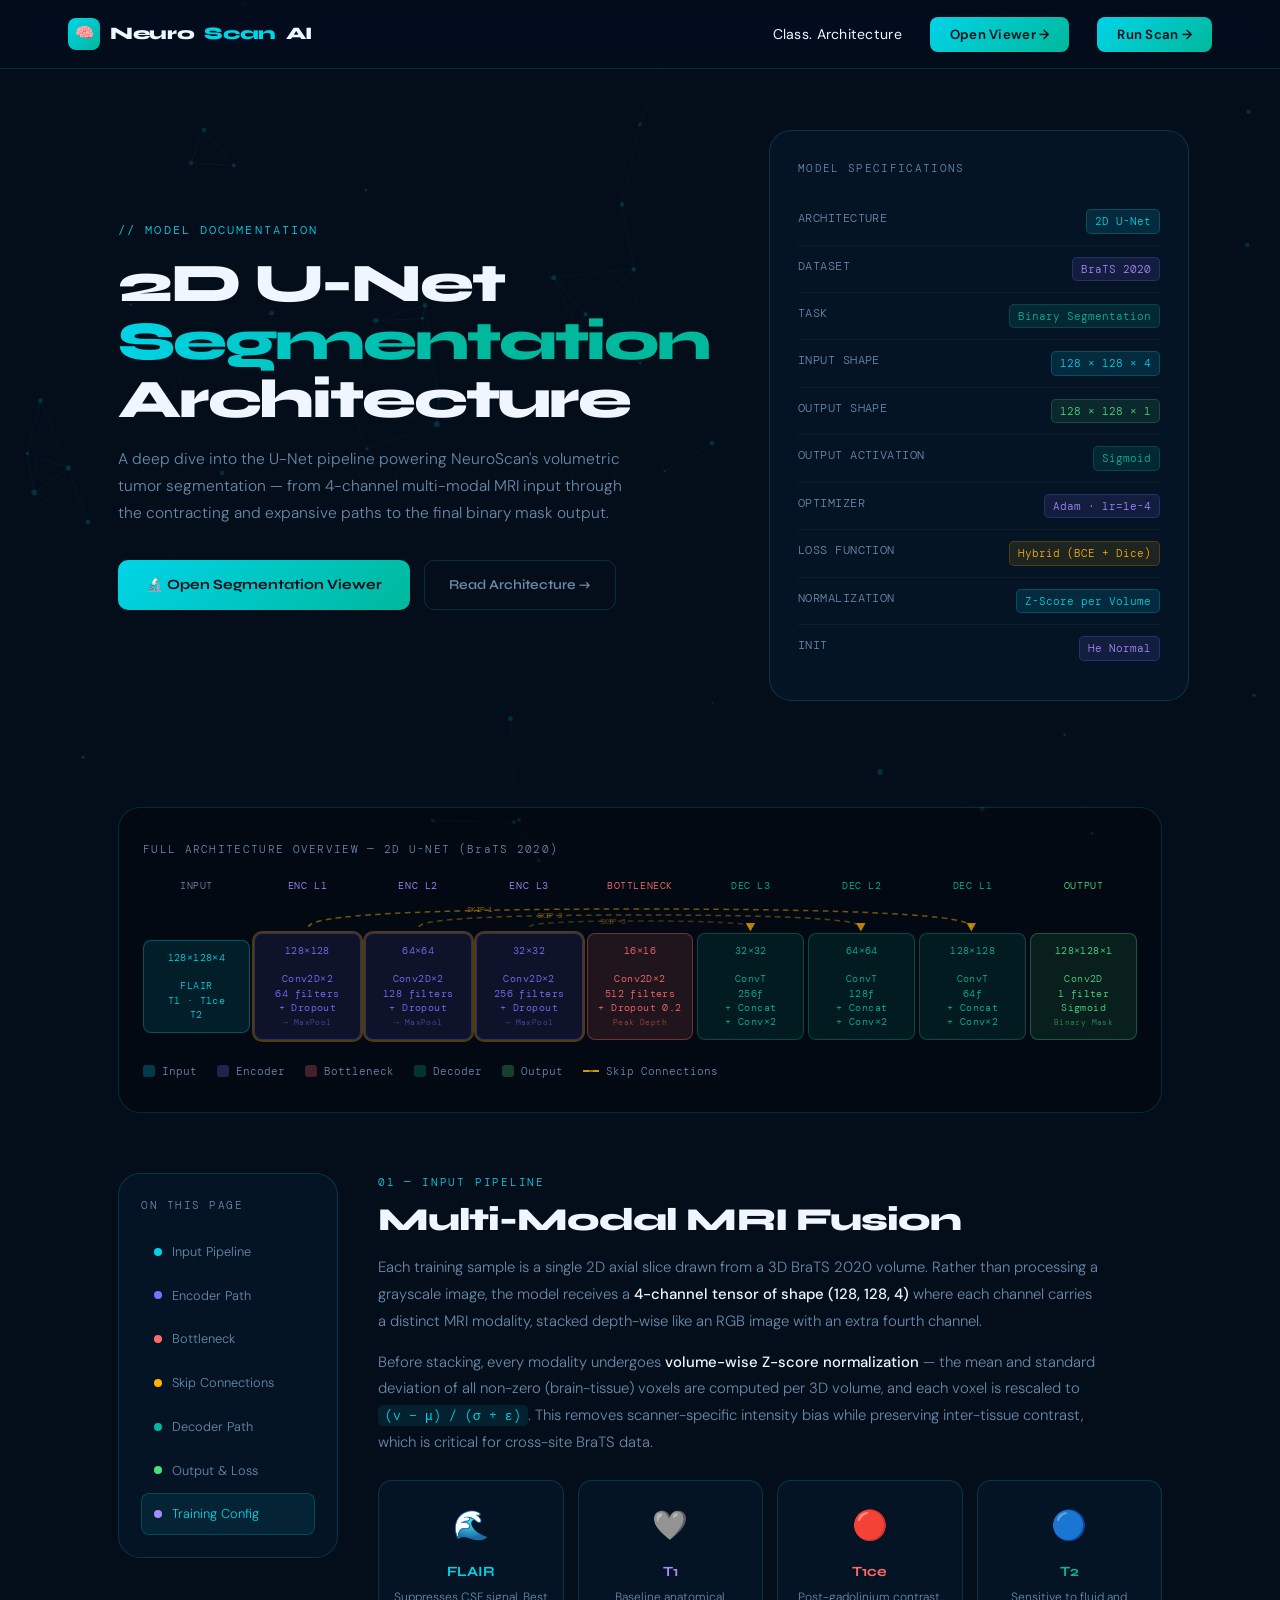
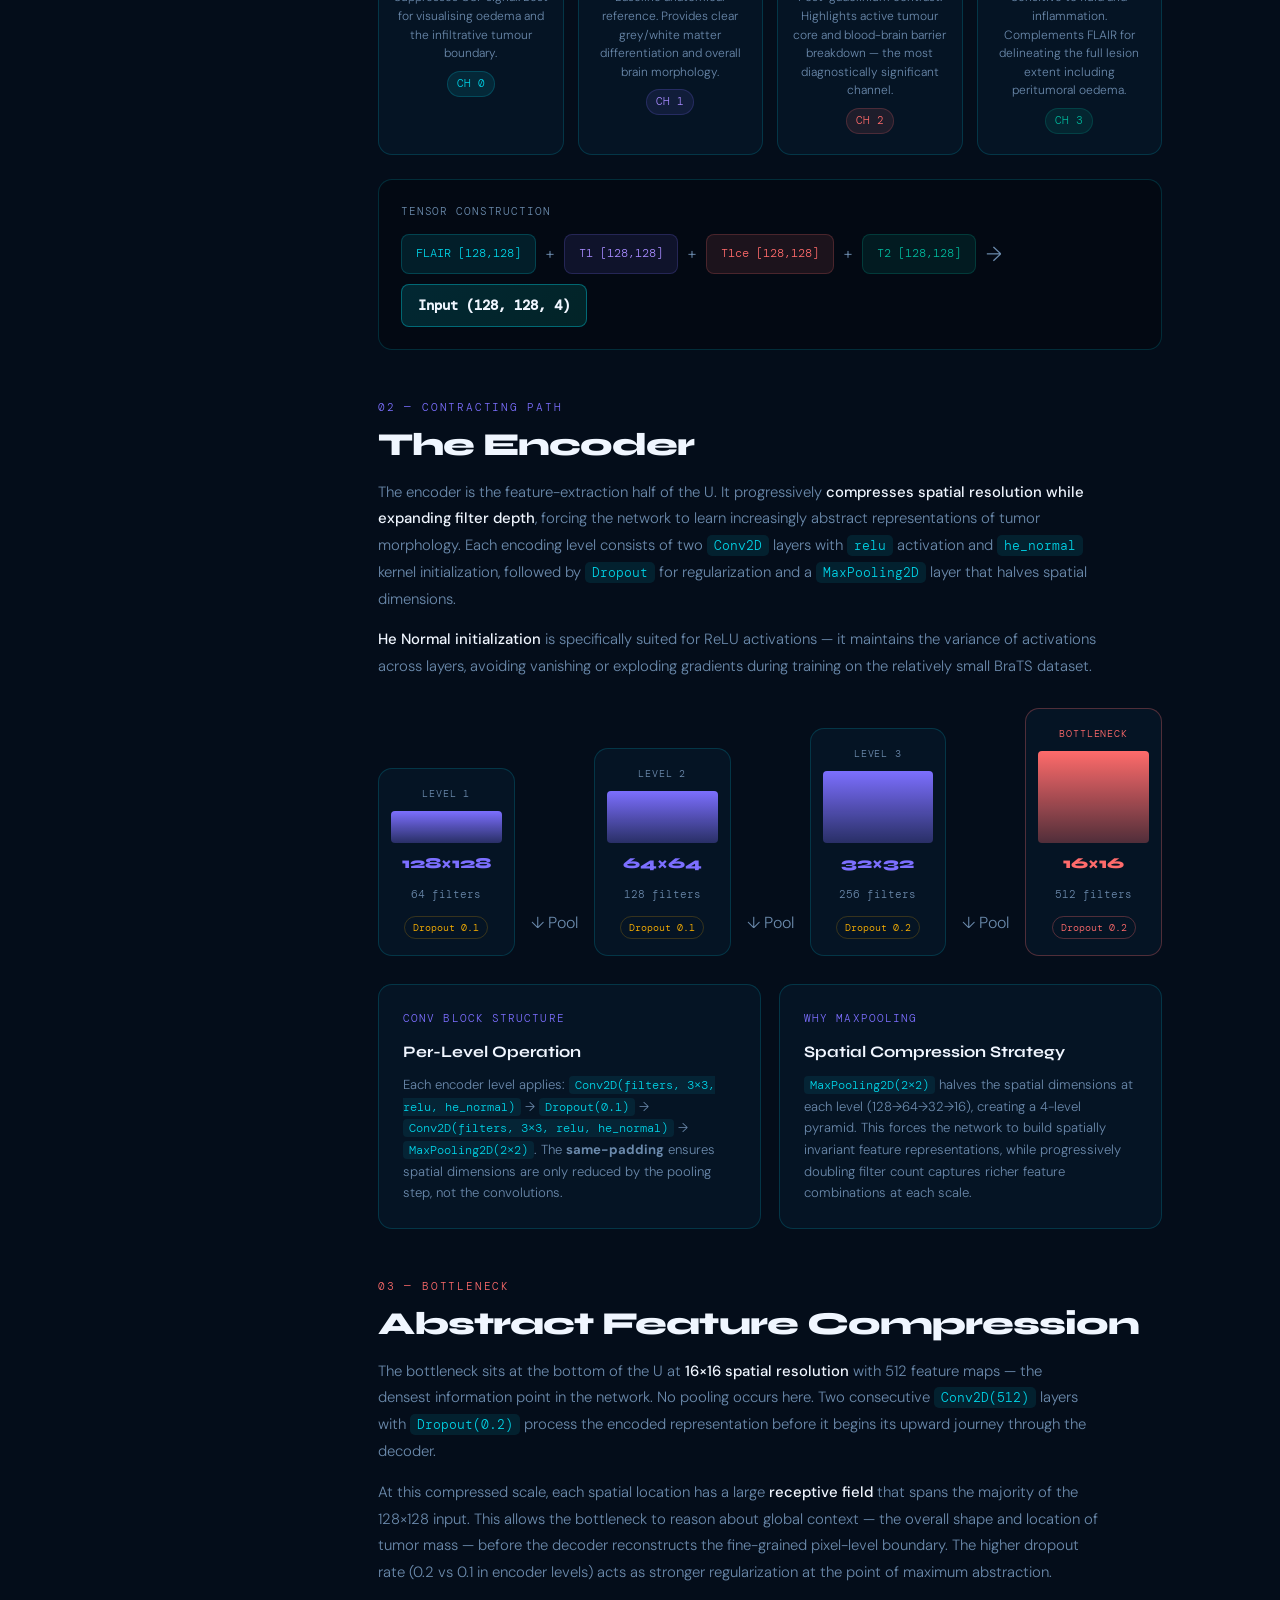
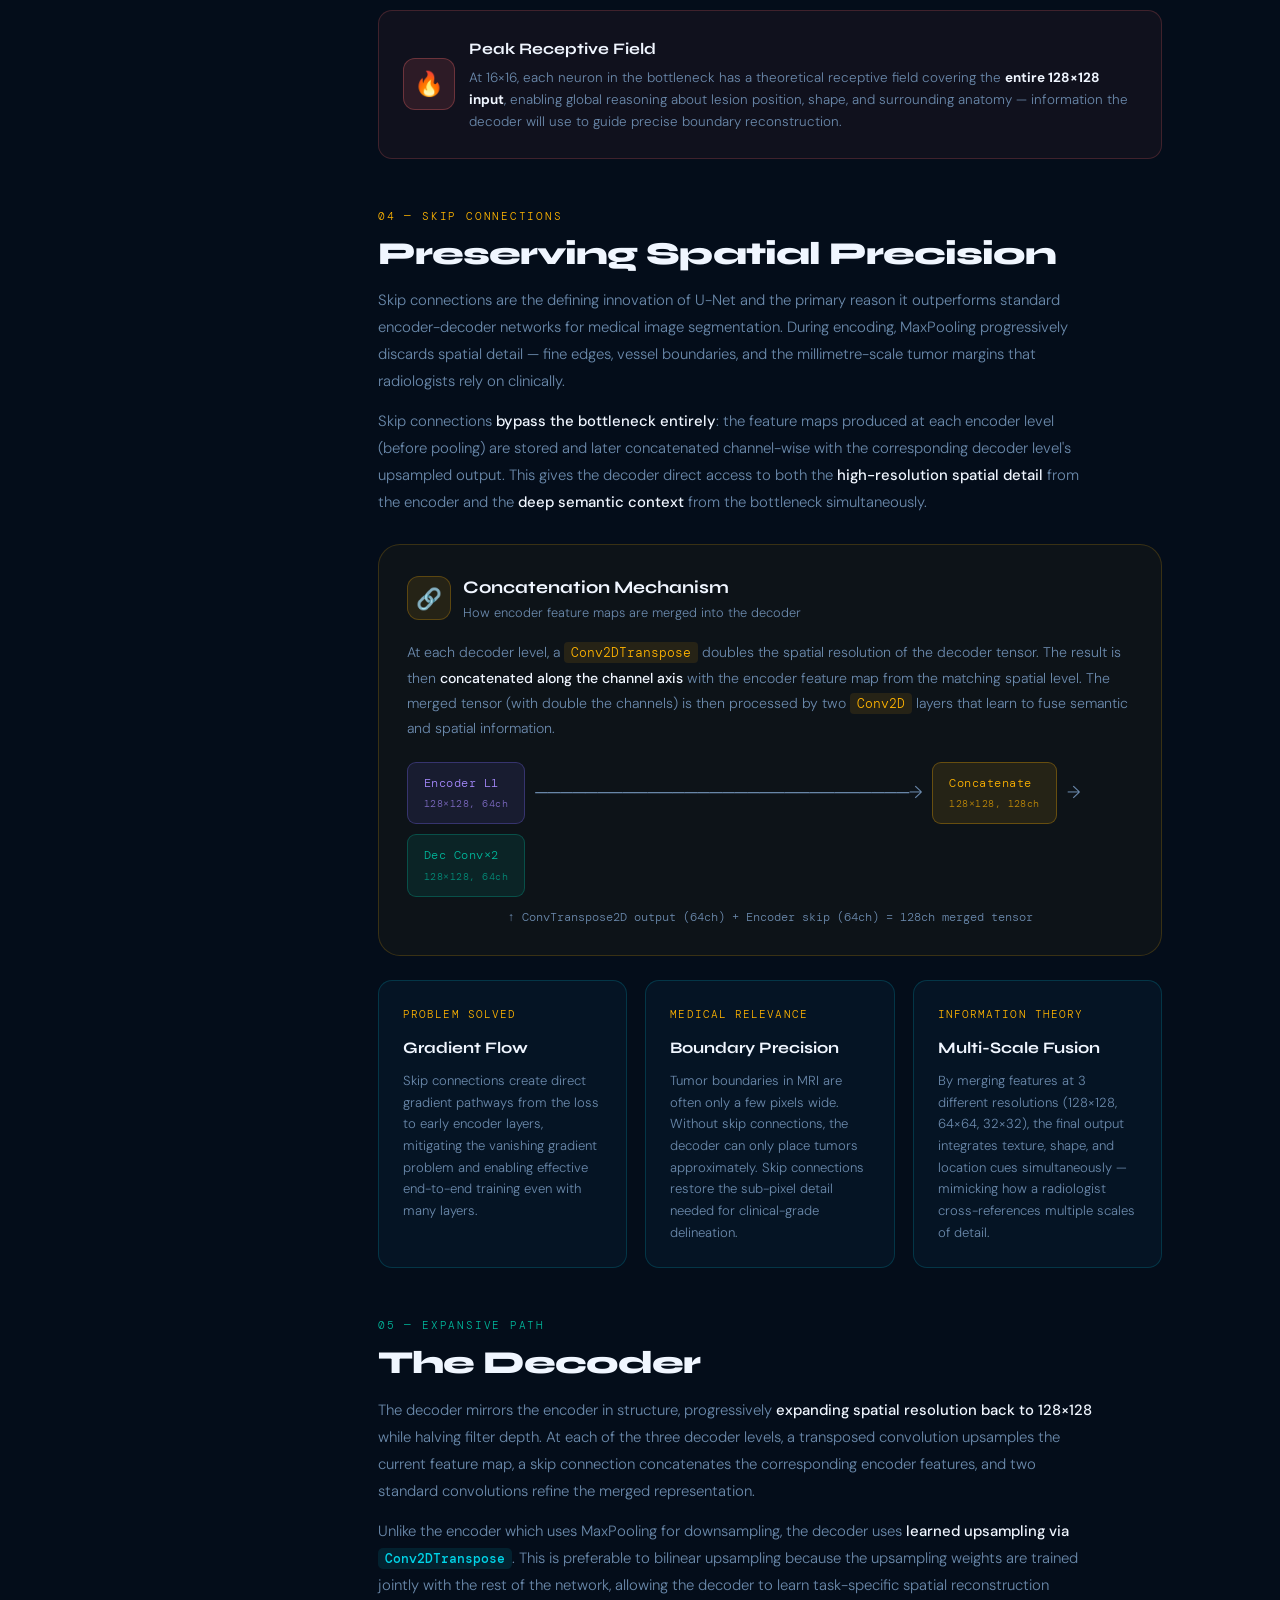
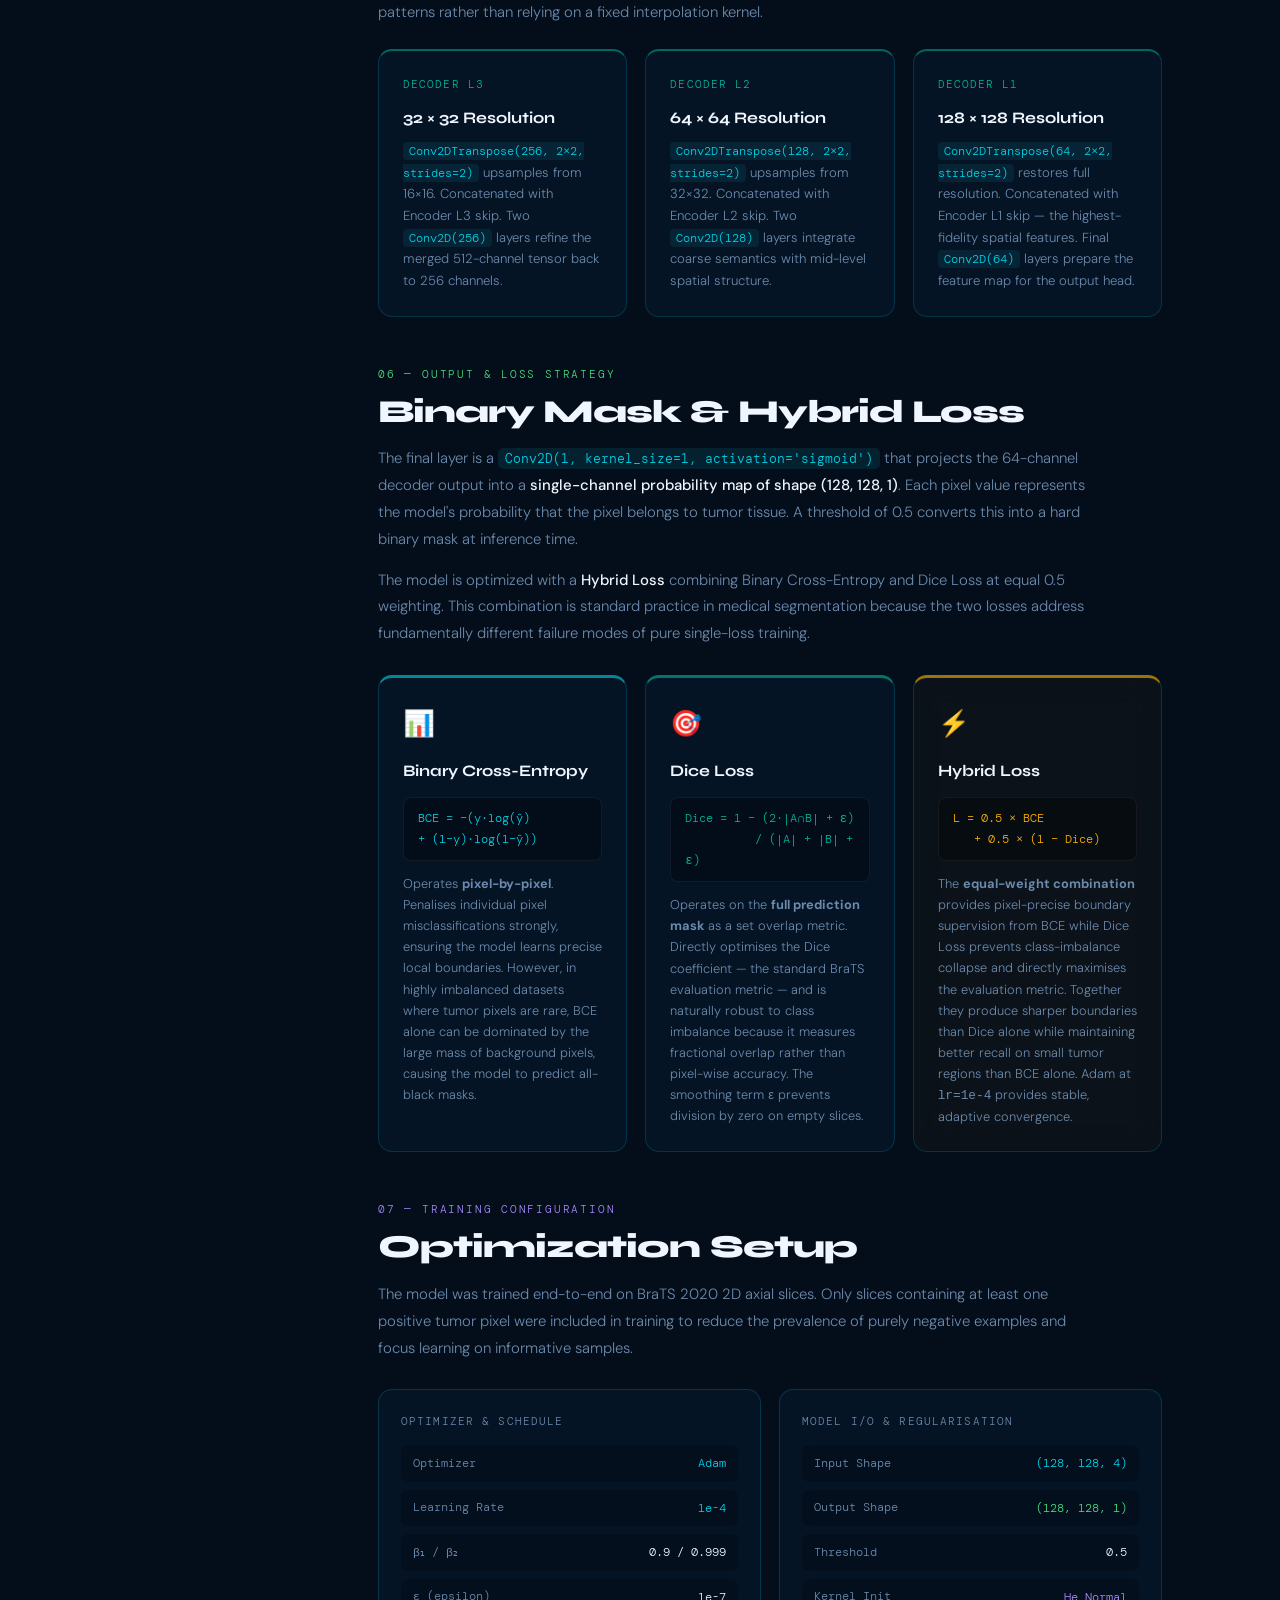
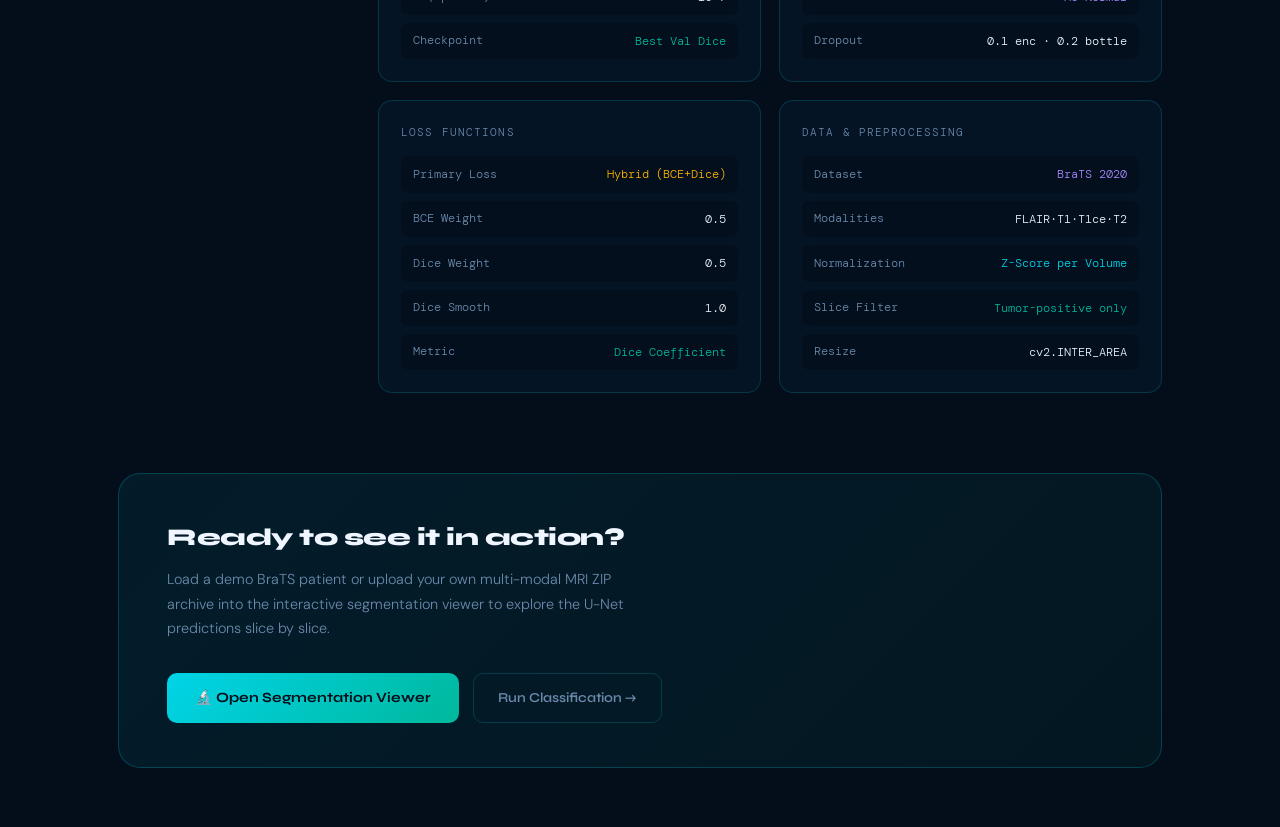
<file: templates/unet_architecture.html>
<!DOCTYPE html>
<html lang="en">
<head>
  <meta charset="UTF-8" />
  <meta name="viewport" content="width=device-width, initial-scale=1.0" />
  <title>NeuroScan AI — U-Net Architecture</title>
  <link rel="preconnect" href="https://fonts.googleapis.com" />
  <link href="https://fonts.googleapis.com/css2?family=Syne:wght@400;600;700;800&family=DM+Sans:ital,wght@0,300;0,400;0,500;1,300&family=DM+Mono:wght@400;500&display=swap" rel="stylesheet" />
  <style>
    /* ══════════════════════════════════════════
       DESIGN TOKENS
    ══════════════════════════════════════════ */
    :root {
      --navy:       #040d1a;
      --navy-mid:   #071628;
      --navy-light: #0c2340;
      --panel:      rgba(7, 22, 40, 0.82);
      --cyan:       #00d4e8;
      --cyan-dim:   #00a8b8;
      --teal:       #00b89c;
      --teal-dim:   #00917b;
      --white:      #f0f6ff;
      --muted:      #6b8aac;
      --border:     rgba(0, 212, 232, 0.18);
      --border-s:   rgba(0, 212, 232, 0.38);
      --glow-cyan:  0 0 32px rgba(0, 212, 232, 0.35);
      --glow-teal:  0 0 32px rgba(0, 184, 156, 0.35);
      --radius:     14px;
      --radius-lg:  22px;
      --font-head:  'Syne', sans-serif;
      --font-body:  'DM Sans', sans-serif;
      --font-mono:  'DM Mono', monospace;

      /* section accent colours */
      --col-input:    #00d4e8;
      --col-encoder:  #7c6fff;
      --col-bottle:   #ff6b6b;
      --col-skip:     #ffb400;
      --col-decoder:  #00b89c;
      --col-output:   #4ade80;
    }

    *, *::before, *::after { box-sizing: border-box; margin: 0; padding: 0; }
    html { scroll-behavior: smooth; }
    body { background: var(--navy); color: var(--white); font-family: var(--font-body); font-weight: 300; line-height: 1.7; overflow-x: hidden; }
    ::selection { background: var(--cyan); color: var(--navy); }
    ::-webkit-scrollbar { width: 6px; }
    ::-webkit-scrollbar-track { background: var(--navy); }
    ::-webkit-scrollbar-thumb { background: var(--cyan-dim); border-radius: 3px; }

    /* ══ CANVAS ══ */
    #neural-canvas { position: fixed; inset: 0; z-index: 0; pointer-events: none; opacity: 0.4; }
    .site-wrap { position: relative; z-index: 1; }

    /* ══ NAV ══ */
    nav {
      position: fixed; top: 0; left: 0; right: 0; z-index: 100;
      padding: 18px 0;
      backdrop-filter: blur(18px) saturate(180%);
      background: rgba(4,13,26,0.75);
      border-bottom: 1px solid var(--border);
      transition: padding .3s;
    }
    nav.scrolled { padding: 12px 0; }
    .nav-inner { display: flex; align-items: center; justify-content: space-between; max-width: 1200px; margin: 0 auto; padding: 0 28px; }
    .logo { display: flex; align-items: center; gap: 10px; font-family: var(--font-head); font-weight: 800; font-size: 1.1rem; color: var(--white); letter-spacing: -.02em; text-decoration: none; }
    .logo-icon { width: 32px; height: 32px; border-radius: 8px; background: linear-gradient(135deg, var(--cyan), var(--teal)); display: flex; align-items: center; justify-content: center; font-size: .95rem; }
    .logo span.accent { color: var(--cyan); }
    .nav-links { display: flex; align-items: center; gap: 28px; list-style: none; }
    .nav-links a { color: var(--muted); font-size: .88rem; font-weight: 400; letter-spacing: .02em; transition: color .2s; text-decoration: none; }
    .nav-links a:hover, .nav-links a.active { color: var(--white); }
    .nav-cta { padding: 9px 20px; border-radius: 8px; background: linear-gradient(135deg, var(--cyan), var(--teal)); color: var(--navy) !important; font-weight: 600 !important; font-size: .83rem !important; transition: box-shadow .25s, transform .2s !important; }
    .nav-cta:hover { box-shadow: var(--glow-cyan); transform: translateY(-1px); }

    /* ══ LAYOUT ══ */
    .container { max-width: 1100px; margin: 0 auto; padding: 0 28px; }

    /* ══ HERO ══ */
    .page-hero {
      padding: 130px 28px 70px;
      max-width: 1100px;
      margin: 0 auto;
      display: grid;
      grid-template-columns: 1fr 420px;
      gap: 60px;
      align-items: center;
    }
    .hero-label { font-family: var(--font-mono); font-size: .73rem; letter-spacing: .18em; color: var(--cyan); margin-bottom: 14px; text-transform: uppercase; }
    .hero-title { font-family: var(--font-head); font-size: clamp(2.2rem, 4.5vw, 3.4rem); font-weight: 800; line-height: 1.06; letter-spacing: -.04em; }
    .hero-title .g { background: linear-gradient(100deg, var(--cyan) 0%, var(--teal) 60%); -webkit-background-clip: text; -webkit-text-fill-color: transparent; background-clip: text; }
    .hero-sub { color: var(--muted); font-size: .97rem; margin-top: 18px; max-width: 520px; line-height: 1.75; }
    .hero-actions { display: flex; gap: 14px; margin-top: 32px; flex-wrap: wrap; }

    .btn-primary {
      display: inline-flex; align-items: center; gap: 8px;
      padding: 13px 28px; border-radius: 10px;
      background: linear-gradient(135deg, var(--cyan), var(--teal));
      color: var(--navy); font-family: var(--font-head); font-weight: 700;
      font-size: .88rem; border: none; cursor: pointer;
      text-decoration: none;
      transition: box-shadow .3s, transform .2s;
    }
    .btn-primary:hover { box-shadow: var(--glow-cyan); transform: translateY(-2px); }

    .btn-ghost {
      display: inline-flex; align-items: center; gap: 8px;
      padding: 12px 24px; border-radius: 10px;
      border: 1px solid var(--border); background: transparent; color: var(--muted);
      font-family: var(--font-head); font-weight: 600; font-size: .85rem;
      cursor: pointer; text-decoration: none;
      transition: color .2s, border-color .2s, background .2s;
    }
    .btn-ghost:hover { color: var(--white); border-color: var(--border-s); background: rgba(0,212,232,.05); }

    /* Hero stats card */
    .hero-card {
      background: var(--panel); border: 1px solid var(--border);
      border-radius: var(--radius-lg); padding: 28px;
      backdrop-filter: blur(20px);
    }
    .hero-card-title { font-family: var(--font-mono); font-size: .7rem; letter-spacing: .12em; color: var(--muted); margin-bottom: 20px; }
    .spec-row { display: flex; justify-content: space-between; align-items: flex-start; padding: 11px 0; border-bottom: 1px solid rgba(255,255,255,.04); gap: 16px; }
    .spec-row:last-child { border-bottom: none; }
    .spec-key { font-family: var(--font-mono); font-size: .72rem; color: var(--muted); letter-spacing: .04em; flex-shrink: 0; }
    .spec-val { font-family: var(--font-mono); font-size: .78rem; color: var(--white); text-align: right; }
    .spec-val .tag { display: inline-block; padding: 2px 8px; border-radius: 5px; font-size: .68rem; margin-left: 4px; }
    .tag-cyan  { background: rgba(0,212,232,.12); border: 1px solid rgba(0,212,232,.22); color: var(--cyan); }
    .tag-teal  { background: rgba(0,184,156,.12); border: 1px solid rgba(0,184,156,.22); color: var(--teal); }
    .tag-red   { background: rgba(255,107,107,.12); border: 1px solid rgba(255,107,107,.22); color: #ff6b6b; }
    .tag-amber { background: rgba(255,180,0,.1); border: 1px solid rgba(255,180,0,.2); color: #ffb400; }
    .tag-purple { background: rgba(124,111,255,.12); border: 1px solid rgba(124,111,255,.22); color: #a78bff; }
    .tag-green { background: rgba(74,222,128,.1); border: 1px solid rgba(74,222,128,.2); color: #4ade80; }

    /* ══ TOC SIDEBAR LAYOUT ══ */
    .doc-layout {
      display: grid;
      grid-template-columns: 220px 1fr;
      gap: 40px;
      max-width: 1100px;
      margin: 0 auto 80px;
      padding: 0 28px;
      align-items: start;
    }

    /* Sticky TOC */
    .toc {
      position: sticky; top: 88px;
      background: var(--panel); border: 1px solid var(--border);
      border-radius: var(--radius-lg); padding: 22px;
      backdrop-filter: blur(20px);
    }
    .toc-title { font-family: var(--font-mono); font-size: .68rem; letter-spacing: .14em; color: var(--muted); margin-bottom: 16px; text-transform: uppercase; }
    .toc-list { list-style: none; display: flex; flex-direction: column; gap: 2px; }
    .toc-list a {
      display: flex; align-items: center; gap: 10px;
      padding: 9px 12px; border-radius: 8px;
      font-size: .8rem; color: var(--muted); text-decoration: none;
      transition: background .2s, color .2s;
      border: 1px solid transparent;
    }
    .toc-list a:hover { background: rgba(0,212,232,.06); color: var(--white); border-color: var(--border); }
    .toc-list a.active { background: rgba(0,212,232,.08); color: var(--cyan); border-color: rgba(0,212,232,.2); }
    .toc-dot { width: 8px; height: 8px; border-radius: 50%; flex-shrink: 0; }

    /* ══ SECTION SHARED ══ */
    .doc-sections { display: flex; flex-direction: column; gap: 48px; }

    .doc-section { scroll-margin-top: 100px; }

    .sec-label { font-family: var(--font-mono); font-size: .7rem; letter-spacing: .16em; color: var(--muted); margin-bottom: 10px; text-transform: uppercase; }
    .sec-title { font-family: var(--font-head); font-size: clamp(1.5rem, 3vw, 2rem); font-weight: 800; line-height: 1.12; letter-spacing: -.03em; margin-bottom: 16px; }
    .sec-body { font-size: .93rem; color: var(--muted); line-height: 1.8; max-width: 720px; }
    .sec-body p + p { margin-top: 14px; }
    .sec-body strong { color: var(--white); font-weight: 500; }
    .sec-body code { font-family: var(--font-mono); font-size: .82rem; background: rgba(0,212,232,.1); color: var(--cyan); padding: 2px 7px; border-radius: 5px; }

    /* ══ CARDS GRID ══ */
    .cards-grid { display: grid; gap: 18px; margin-top: 28px; }
    .cards-grid.cols-2 { grid-template-columns: 1fr 1fr; }
    .cards-grid.cols-3 { grid-template-columns: repeat(3, 1fr); }

    .card {
      background: var(--panel); border: 1px solid var(--border);
      border-radius: var(--radius); padding: 24px;
      backdrop-filter: blur(16px);
      transition: border-color .3s, transform .3s, box-shadow .3s;
    }
    .card:hover { border-color: var(--border-s); transform: translateY(-3px); box-shadow: 0 20px 50px rgba(0,0,0,.4); }
    .card-num { font-family: var(--font-mono); font-size: .68rem; letter-spacing: .1em; margin-bottom: 10px; }
    .card-title { font-family: var(--font-head); font-size: 1rem; font-weight: 700; margin-bottom: 9px; }
    .card-body { font-size: .82rem; color: var(--muted); line-height: 1.65; }
    .card-body code { font-family: var(--font-mono); font-size: .78rem; background: rgba(0,212,232,.08); color: var(--cyan); padding: 1px 6px; border-radius: 4px; }

    /* ══ U-NET DIAGRAM ══ */
    .unet-diagram-wrap {
      margin-top: 36px;
      background: rgba(0,0,0,.3); border: 1px solid var(--border);
      border-radius: var(--radius-lg); padding: 32px 24px;
      overflow-x: auto;
    }
    .unet-diagram { min-width: 680px; }

    /* Column labels */
    .unet-col-labels {
      display: grid;
      grid-template-columns: repeat(9, 1fr);
      gap: 4px;
      margin-bottom: 10px;
      text-align: center;
    }
    .unet-col-label { font-family: var(--font-mono); font-size: .62rem; letter-spacing: .06em; color: var(--muted); }

    /* Main diagram row */
    .unet-row {
      display: grid;
      grid-template-columns: repeat(9, 1fr);
      gap: 4px;
      align-items: center;
    }

    /* Block boxes */
    .unet-block {
      border-radius: 8px; padding: 10px 6px;
      text-align: center; font-family: var(--font-mono);
      font-size: .63rem; letter-spacing: .04em;
      border: 1px solid; line-height: 1.4;
      transition: transform .2s, box-shadow .2s;
      cursor: default;
    }
    .unet-block:hover { transform: scale(1.06); }

    .unet-block.input    { background: rgba(0,212,232,.1);   border-color: rgba(0,212,232,.3);   color: var(--col-input); }
    .unet-block.enc      { background: rgba(124,111,255,.1); border-color: rgba(124,111,255,.3); color: var(--col-encoder); }
    .unet-block.pool     { background: rgba(124,111,255,.05);border-color: rgba(124,111,255,.15);color: #a78bff; font-size:.58rem; }
    .unet-block.bottle   { background: rgba(255,107,107,.12);border-color: rgba(255,107,107,.35);color: var(--col-bottle); }
    .unet-block.up       { background: rgba(0,184,156,.08);  border-color: rgba(0,184,156,.25);  color: var(--col-decoder); font-size:.58rem; }
    .unet-block.dec      { background: rgba(0,184,156,.1);   border-color: rgba(0,184,156,.3);   color: var(--col-decoder); }
    .unet-block.output   { background: rgba(74,222,128,.1);  border-color: rgba(74,222,128,.3);  color: var(--col-output); }
    .unet-block.skip-src { box-shadow: 0 0 0 2px rgba(255,180,0,.3); }
    .unet-block.connector{ background: transparent; border: none; display: flex; align-items: center; justify-content: center; font-size: 1.1rem; color: var(--muted); }

    /* Skip connection arrows drawn with SVG */
    .skip-svg { width: 100%; height: 28px; display: block; margin: 0; overflow: visible; }

    /* ══ INPUT PIPELINE VISUAL ══ */
    .modality-grid { display: grid; grid-template-columns: repeat(4, 1fr); gap: 14px; margin-top: 24px; }
    .modality-card {
      background: var(--panel); border-radius: var(--radius); padding: 20px 14px;
      border: 1px solid var(--border); text-align: center;
      transition: border-color .3s, transform .3s;
    }
    .modality-card:hover { border-color: var(--border-s); transform: translateY(-3px); }
    .mod-icon { font-size: 1.8rem; margin-bottom: 10px; }
    .mod-name { font-family: var(--font-head); font-size: .88rem; font-weight: 700; margin-bottom: 5px; }
    .mod-desc { font-size: .75rem; color: var(--muted); line-height: 1.55; }
    .mod-channel { font-family: var(--font-mono); font-size: .68rem; margin-top: 8px; padding: 3px 8px; border-radius: 100px; display: inline-block; }

    /* ══ ENCODER DEPTH VISUAL ══ */
    .depth-visual { display: flex; gap: 16px; align-items: flex-end; margin-top: 28px; flex-wrap: wrap; }
    .depth-level {
      display: flex; flex-direction: column; align-items: center; gap: 8px;
      padding: 16px 12px;
      background: var(--panel); border: 1px solid var(--border);
      border-radius: var(--radius); flex: 1; min-width: 120px;
      transition: border-color .3s, transform .3s;
    }
    .depth-level:hover { border-color: var(--border-s); transform: translateY(-3px); }
    .depth-level-num { font-family: var(--font-mono); font-size: .65rem; color: var(--muted); letter-spacing: .08em; }
    .depth-res { font-family: var(--font-head); font-size: .95rem; font-weight: 800; }
    .depth-filters { font-family: var(--font-mono); font-size: .7rem; color: var(--muted); }
    .depth-drop { font-family: var(--font-mono); font-size: .65rem; padding: 2px 8px; border-radius: 100px; border: 1px solid rgba(255,180,0,.2); color: #ffb400; margin-top: 4px; }
    .depth-bar { width: 100%; border-radius: 4px; background: linear-gradient(180deg, var(--col-encoder), rgba(124,111,255,.3)); }

    /* ══ SKIP CONNECTION EXPLAINER ══ */
    .skip-explainer {
      margin-top: 28px; padding: 28px;
      background: rgba(255,180,0,.04);
      border: 1px solid rgba(255,180,0,.18);
      border-radius: var(--radius-lg);
    }
    .skip-header { display: flex; align-items: center; gap: 12px; margin-bottom: 16px; }
    .skip-icon-wrap { width: 44px; height: 44px; border-radius: 12px; background: rgba(255,180,0,.1); border: 1px solid rgba(255,180,0,.25); display: flex; align-items: center; justify-content: center; font-size: 1.3rem; flex-shrink: 0; }
    .skip-title { font-family: var(--font-head); font-size: 1.1rem; font-weight: 700; }
    .skip-subtitle { font-size: .8rem; color: var(--muted); }
    .skip-body { font-size: .88rem; color: var(--muted); line-height: 1.8; }
    .skip-body strong { color: var(--white); font-weight: 500; }

    .skip-flow { display: flex; align-items: center; gap: 10px; margin-top: 20px; flex-wrap: wrap; }
    .skip-box { padding: 10px 16px; border-radius: 9px; font-family: var(--font-mono); font-size: .75rem; letter-spacing: .04em; border: 1px solid; }
    .skip-box.enc-box  { background: rgba(124,111,255,.1); border-color: rgba(124,111,255,.3); color: #a78bff; }
    .skip-box.dec-box  { background: rgba(0,184,156,.1);   border-color: rgba(0,184,156,.3);   color: var(--teal); }
    .skip-box.cat-box  { background: rgba(255,180,0,.1);   border-color: rgba(255,180,0,.3);   color: #ffb400; }
    .skip-arrow { color: var(--muted); font-size: 1.1rem; }

    /* ══ LOSS FUNCTION BREAKDOWN ══ */
    .loss-grid { display: grid; grid-template-columns: 1fr 1fr 1fr; gap: 18px; margin-top: 28px; }
    .loss-card {
      background: var(--panel); border: 1px solid var(--border);
      border-radius: var(--radius); padding: 24px;
      backdrop-filter: blur(16px);
      transition: border-color .3s, transform .3s;
    }
    .loss-card:hover { transform: translateY(-3px); }
    .loss-card.bce { border-top: 3px solid rgba(0,212,232,.6); }
    .loss-card.dice{ border-top: 3px solid rgba(0,184,156,.6); }
    .loss-card.hybrid { border-top: 3px solid rgba(255,180,0,.6); background: rgba(255,180,0,.03); }
    .loss-icon { font-size: 1.6rem; margin-bottom: 12px; }
    .loss-name { font-family: var(--font-head); font-size: 1rem; font-weight: 700; margin-bottom: 8px; }
    .loss-formula {
      font-family: var(--font-mono); font-size: .78rem; color: var(--cyan);
      background: rgba(0,0,0,.3); border: 1px solid rgba(255,255,255,.06);
      border-radius: 8px; padding: 10px 14px; margin: 12px 0;
      line-height: 1.7;
    }
    .loss-card.dice .loss-formula { color: var(--teal); }
    .loss-card.hybrid .loss-formula { color: #ffb400; }
    .loss-desc { font-size: .8rem; color: var(--muted); line-height: 1.65; }

    /* ══ TRAINING CONFIG ══ */
    .config-grid { display: grid; grid-template-columns: 1fr 1fr; gap: 18px; margin-top: 28px; }
    .config-card { background: var(--panel); border: 1px solid var(--border); border-radius: var(--radius); padding: 22px; backdrop-filter: blur(16px); }
    .config-title { font-family: var(--font-mono); font-size: .7rem; letter-spacing: .1em; color: var(--muted); margin-bottom: 14px; }
    .config-rows { display: flex; flex-direction: column; gap: 8px; }
    .config-row { display: flex; justify-content: space-between; align-items: center; padding: 8px 12px; background: rgba(0,0,0,.2); border-radius: 7px; }
    .config-key { font-family: var(--font-mono); font-size: .72rem; color: var(--muted); }
    .config-val { font-family: var(--font-mono); font-size: .75rem; color: var(--white); }

    /* ══ CTA BANNER ══ */
    .cta-banner {
      margin: 60px auto;
      max-width: 1100px;
      padding: 0 28px;
    }
    .cta-inner {
      padding: 44px 48px;
      background: linear-gradient(135deg, rgba(0,212,232,.08) 0%, rgba(0,184,156,.06) 100%);
      border: 1px solid rgba(0,212,232,.22);
      border-radius: var(--radius-lg);
      display: flex; align-items: center; justify-content: space-between; gap: 32px;
      flex-wrap: wrap;
    }
    .cta-text-head { font-family: var(--font-head); font-size: 1.5rem; font-weight: 800; letter-spacing: -.02em; margin-bottom: 8px; }
    .cta-text-sub { font-size: .9rem; color: var(--muted); max-width: 480px; }
    .cta-actions { display: flex; gap: 14px; flex-shrink: 0; flex-wrap: wrap; }

    /* ══ REVEAL ══ */
    .reveal { opacity: 0; transform: translateY(36px); transition: opacity .75s ease, transform .75s ease; }
    .reveal.visible { opacity: 1; transform: none; }

    /* ══ RESPONSIVE ══ */
    @media (max-width: 1024px) {
      .page-hero   { grid-template-columns: 1fr; }
      .hero-card   { display: none; }
      .doc-layout  { grid-template-columns: 1fr; }
      .toc         { display: none; }
      .cards-grid.cols-3 { grid-template-columns: 1fr 1fr; }
      .loss-grid   { grid-template-columns: 1fr; }
    }
    @media (max-width: 700px) {
      .cards-grid.cols-2, .cards-grid.cols-3 { grid-template-columns: 1fr; }
      .modality-grid { grid-template-columns: 1fr 1fr; }
      .depth-visual  { flex-direction: column; }
      .config-grid   { grid-template-columns: 1fr; }
      .cta-inner     { padding: 28px 22px; }
      .nav-links     { display: none; }
      .skip-flow     { gap: 8px; }
    }
  </style>
</head>

<body>
<canvas id="neural-canvas"></canvas>

<div class="site-wrap">

  <!-- ══ NAV ══ -->
  <nav id="nav">
    <div class="nav-inner">
      <a href="/" class="logo">
        <div class="logo-icon">🧠</div>
        Neuro<span class="accent">Scan</span> AI
      </a>
      <ul class="nav-links">
          <li><a href="/classification_architecture" class="active">Class. Architecture</a></li>
          <li><a href="/segmentation" class="nav-cta">Open Viewer →</a></li>
          <li><a href="/diagnostics" class="nav-cta">Run Scan →</a></li>
      </ul>
    </div>
  </nav>

  <!-- ══ HERO ══ -->
  <div class="page-hero">
    <div>
      <div class="hero-label reveal">// model documentation</div>
      <h1 class="hero-title reveal">
        2D U-Net<br>
        <span class="g">Segmentation</span><br>
        Architecture
      </h1>
      <p class="hero-sub reveal">
        A deep dive into the U-Net pipeline powering NeuroScan's volumetric tumor segmentation — from 4-channel multi-modal MRI input through the contracting and expansive paths to the final binary mask output.
      </p>
      <div class="hero-actions reveal">
        <a href="/segmentation" class="btn-primary">🔬 Open Segmentation Viewer</a>
        <a href="#sec-input" class="btn-ghost">Read Architecture →</a>
      </div>
    </div>

    <!-- Quick-spec card -->
    <div class="hero-card reveal">
      <div class="hero-card-title">MODEL SPECIFICATIONS</div>
      <div class="spec-row">
        <span class="spec-key">ARCHITECTURE</span>
        <span class="spec-val"><span class="tag tag-cyan">2D U-Net</span></span>
      </div>
      <div class="spec-row">
        <span class="spec-key">DATASET</span>
        <span class="spec-val"><span class="tag tag-purple">BraTS 2020</span></span>
      </div>
      <div class="spec-row">
        <span class="spec-key">TASK</span>
        <span class="spec-val"><span class="tag tag-teal">Binary Segmentation</span></span>
      </div>
      <div class="spec-row">
        <span class="spec-key">INPUT SHAPE</span>
        <span class="spec-val"><span class="tag tag-cyan">128 × 128 × 4</span></span>
      </div>
      <div class="spec-row">
        <span class="spec-key">OUTPUT SHAPE</span>
        <span class="spec-val"><span class="tag tag-green">128 × 128 × 1</span></span>
      </div>
      <div class="spec-row">
        <span class="spec-key">OUTPUT ACTIVATION</span>
        <span class="spec-val"><span class="tag tag-teal">Sigmoid</span></span>
      </div>
      <div class="spec-row">
        <span class="spec-key">OPTIMIZER</span>
        <span class="spec-val"><span class="tag tag-purple">Adam · lr=1e-4</span></span>
      </div>
      <div class="spec-row">
        <span class="spec-key">LOSS FUNCTION</span>
        <span class="spec-val"><span class="tag tag-amber">Hybrid (BCE + Dice)</span></span>
      </div>
      <div class="spec-row">
        <span class="spec-key">NORMALIZATION</span>
        <span class="spec-val"><span class="tag tag-cyan">Z-Score per Volume</span></span>
      </div>
      <div class="spec-row" style="border-bottom:none">
        <span class="spec-key">INIT</span>
        <span class="spec-val"><span class="tag tag-purple">He Normal</span></span>
      </div>
    </div>
  </div>

  <!-- ══ FULL U-NET DIAGRAM ══ -->
  <div class="container reveal" style="margin-bottom:60px;">
    <div class="unet-diagram-wrap">
      <div style="font-family:var(--font-mono);font-size:.68rem;letter-spacing:.12em;color:var(--muted);margin-bottom:20px;">FULL ARCHITECTURE OVERVIEW — 2D U-NET (BraTS 2020)</div>
      <div class="unet-diagram">

        <!-- Column labels -->
        <div class="unet-col-labels">
          <div class="unet-col-label">INPUT</div>
          <div class="unet-col-label" style="color:#a78bff">ENC L1</div>
          <div class="unet-col-label" style="color:#a78bff">ENC L2</div>
          <div class="unet-col-label" style="color:#a78bff">ENC L3</div>
          <div class="unet-col-label" style="color:#ff6b6b">BOTTLENECK</div>
          <div class="unet-col-label" style="color:var(--teal)">DEC L3</div>
          <div class="unet-col-label" style="color:var(--teal)">DEC L2</div>
          <div class="unet-col-label" style="color:var(--teal)">DEC L1</div>
          <div class="unet-col-label" style="color:#4ade80">OUTPUT</div>
        </div>

        <!-- Skip connection arrows (SVG above the blocks) -->
        <svg class="skip-svg" viewBox="0 0 900 28" preserveAspectRatio="none">
          <!-- Skip 1: ENC L1 → DEC L1 -->
          <defs>
            <marker id="arr" markerWidth="6" markerHeight="6" refX="3" refY="3" orient="auto">
              <path d="M0,0 L0,6 L6,3 z" fill="rgba(255,180,0,0.7)" />
            </marker>
          </defs>
          <path d="M150,22 Q150,4 450,4 Q750,4 750,22" fill="none" stroke="rgba(255,180,0,0.45)" stroke-width="1.5" stroke-dasharray="5,4" marker-end="url(#arr)" />
          <path d="M250,22 Q250,10 450,10 Q650,10 650,22" fill="none" stroke="rgba(255,180,0,0.35)" stroke-width="1.5" stroke-dasharray="5,4" marker-end="url(#arr)" />
          <path d="M350,22 Q350,16 450,16 Q550,16 550,22" fill="none" stroke="rgba(255,180,0,0.25)" stroke-width="1.5" stroke-dasharray="5,4" marker-end="url(#arr)" />
          <!-- labels -->
          <text x="305" y="7" font-family="DM Mono,monospace" font-size="7" fill="rgba(255,180,0,0.6)" text-anchor="middle">SKIP 1</text>
          <text x="368" y="13" font-family="DM Mono,monospace" font-size="7" fill="rgba(255,180,0,0.5)" text-anchor="middle">SKIP 2</text>
          <text x="425" y="19" font-family="DM Mono,monospace" font-size="7" fill="rgba(255,180,0,0.4)" text-anchor="middle">SKIP 3</text>
        </svg>

        <!-- Main diagram row -->
        <div class="unet-row">
          <!-- Input -->
          <div class="unet-block input">
            128×128×4<br><br>FLAIR<br>T1 · T1ce<br>T2
          </div>

          <!-- ENC L1 -->
          <div class="unet-block enc skip-src">
            128×128<br><br>Conv2D×2<br>64 filters<br>+ Dropout<br><small style="opacity:.6">→ MaxPool</small>
          </div>

          <!-- ENC L2 -->
          <div class="unet-block enc skip-src">
            64×64<br><br>Conv2D×2<br>128 filters<br>+ Dropout<br><small style="opacity:.6">→ MaxPool</small>
          </div>

          <!-- ENC L3 -->
          <div class="unet-block enc skip-src">
            32×32<br><br>Conv2D×2<br>256 filters<br>+ Dropout<br><small style="opacity:.6">→ MaxPool</small>
          </div>

          <!-- Bottleneck -->
          <div class="unet-block bottle">
            16×16<br><br>Conv2D×2<br>512 filters<br>+ Dropout 0.2<br><small style="opacity:.6">Peak Depth</small>
          </div>

          <!-- DEC L3 -->
          <div class="unet-block dec">
            32×32<br><br>ConvT<br>256f<br>+ Concat<br>+ Conv×2
          </div>

          <!-- DEC L2 -->
          <div class="unet-block dec">
            64×64<br><br>ConvT<br>128f<br>+ Concat<br>+ Conv×2
          </div>

          <!-- DEC L1 -->
          <div class="unet-block dec">
            128×128<br><br>ConvT<br>64f<br>+ Concat<br>+ Conv×2
          </div>

          <!-- Output -->
          <div class="unet-block output">
            128×128×1<br><br>Conv2D<br>1 filter<br>Sigmoid<br><small style="opacity:.6">Binary Mask</small>
          </div>
        </div>

        <!-- Legend -->
        <div style="display:flex;gap:20px;margin-top:22px;flex-wrap:wrap;">
          <div style="display:flex;align-items:center;gap:7px;font-family:var(--font-mono);font-size:.68rem;color:var(--muted)"><span style="width:12px;height:12px;border-radius:3px;background:rgba(0,212,232,.25);display:block"></span>Input</div>
          <div style="display:flex;align-items:center;gap:7px;font-family:var(--font-mono);font-size:.68rem;color:var(--muted)"><span style="width:12px;height:12px;border-radius:3px;background:rgba(124,111,255,.25);display:block"></span>Encoder</div>
          <div style="display:flex;align-items:center;gap:7px;font-family:var(--font-mono);font-size:.68rem;color:var(--muted)"><span style="width:12px;height:12px;border-radius:3px;background:rgba(255,107,107,.25);display:block"></span>Bottleneck</div>
          <div style="display:flex;align-items:center;gap:7px;font-family:var(--font-mono);font-size:.68rem;color:var(--muted)"><span style="width:12px;height:12px;border-radius:3px;background:rgba(0,184,156,.25);display:block"></span>Decoder</div>
          <div style="display:flex;align-items:center;gap:7px;font-family:var(--font-mono);font-size:.68rem;color:var(--muted)"><span style="width:12px;height:12px;border-radius:3px;background:rgba(74,222,128,.25);display:block"></span>Output</div>
          <div style="display:flex;align-items:center;gap:7px;font-family:var(--font-mono);font-size:.68rem;color:var(--muted)"><span style="width:16px;height:2px;background:rgba(255,180,0,.6);border-top:2px dashed rgba(255,180,0,.6);display:block"></span>Skip Connections</div>
        </div>

      </div>
    </div>
  </div>

  <!-- ══ DOC LAYOUT ══ -->
  <div class="doc-layout">

    <!-- Sticky TOC -->
    <nav class="toc" aria-label="On this page">
      <div class="toc-title">ON THIS PAGE</div>
      <ul class="toc-list" id="toc-list">
        <li><a href="#sec-input"   class="active"><span class="toc-dot" style="background:var(--col-input)"></span>Input Pipeline</a></li>
        <li><a href="#sec-encoder"><span class="toc-dot" style="background:var(--col-encoder)"></span>Encoder Path</a></li>
        <li><a href="#sec-bottle"> <span class="toc-dot" style="background:var(--col-bottle)"></span>Bottleneck</a></li>
        <li><a href="#sec-skip">   <span class="toc-dot" style="background:var(--col-skip)"></span>Skip Connections</a></li>
        <li><a href="#sec-decoder"><span class="toc-dot" style="background:var(--col-decoder)"></span>Decoder Path</a></li>
        <li><a href="#sec-output"> <span class="toc-dot" style="background:var(--col-output)"></span>Output &amp; Loss</a></li>
        <li><a href="#sec-training"><span class="toc-dot" style="background:#a78bff"></span>Training Config</a></li>
      </ul>
    </nav>

    <!-- Doc sections -->
    <div class="doc-sections">

      <!-- ── 1. INPUT PIPELINE ── -->
      <div class="doc-section reveal" id="sec-input">
        <div class="sec-label" style="color:var(--col-input)">01 — INPUT PIPELINE</div>
        <h2 class="sec-title">Multi-Modal MRI Fusion</h2>
        <div class="sec-body">
          <p>Each training sample is a single 2D axial slice drawn from a 3D BraTS 2020 volume. Rather than processing a grayscale image, the model receives a <strong>4-channel tensor of shape (128, 128, 4)</strong> where each channel carries a distinct MRI modality, stacked depth-wise like an RGB image with an extra fourth channel.</p>
          <p>Before stacking, every modality undergoes <strong>volume-wise Z-score normalization</strong> — the mean and standard deviation of all non-zero (brain-tissue) voxels are computed per 3D volume, and each voxel is rescaled to <code>(v − μ) / (σ + ε)</code>. This removes scanner-specific intensity bias while preserving inter-tissue contrast, which is critical for cross-site BraTS data.</p>
        </div>

        <!-- Modality cards -->
        <div class="modality-grid">
          <div class="modality-card">
            <div class="mod-icon">🌊</div>
            <div class="mod-name" style="color:var(--cyan)">FLAIR</div>
            <div class="mod-desc">Suppresses CSF signal. Best for visualising oedema and the infiltrative tumour boundary.</div>
            <span class="mod-channel tag-cyan" style="background:rgba(0,212,232,.1);border:1px solid rgba(0,212,232,.2);color:var(--cyan);padding:3px 9px;border-radius:100px;font-family:var(--font-mono);font-size:.66rem;">CH 0</span>
          </div>
          <div class="modality-card">
            <div class="mod-icon">🩶</div>
            <div class="mod-name" style="color:#a78bff">T1</div>
            <div class="mod-desc">Baseline anatomical reference. Provides clear grey/white matter differentiation and overall brain morphology.</div>
            <span class="mod-channel" style="background:rgba(124,111,255,.1);border:1px solid rgba(124,111,255,.2);color:#a78bff;padding:3px 9px;border-radius:100px;font-family:var(--font-mono);font-size:.66rem;">CH 1</span>
          </div>
          <div class="modality-card">
            <div class="mod-icon">🔴</div>
            <div class="mod-name" style="color:#ff6b6b">T1ce</div>
            <div class="mod-desc">Post-gadolinium contrast. Highlights active tumour core and blood-brain barrier breakdown — the most diagnostically significant channel.</div>
            <span class="mod-channel" style="background:rgba(255,107,107,.1);border:1px solid rgba(255,107,107,.2);color:#ff6b6b;padding:3px 9px;border-radius:100px;font-family:var(--font-mono);font-size:.66rem;">CH 2</span>
          </div>
          <div class="modality-card">
            <div class="mod-icon">🔵</div>
            <div class="mod-name" style="color:var(--teal)">T2</div>
            <div class="mod-desc">Sensitive to fluid and inflammation. Complements FLAIR for delineating the full lesion extent including peritumoral oedema.</div>
            <span class="mod-channel" style="background:rgba(0,184,156,.1);border:1px solid rgba(0,184,156,.2);color:var(--teal);padding:3px 9px;border-radius:100px;font-family:var(--font-mono);font-size:.66rem;">CH 3</span>
          </div>
        </div>

        <!-- Stacking visual -->
        <div style="margin-top:24px;padding:22px;background:rgba(0,0,0,.25);border:1px solid var(--border);border-radius:var(--radius);">
          <div style="font-family:var(--font-mono);font-size:.68rem;color:var(--muted);letter-spacing:.08em;margin-bottom:14px;">TENSOR CONSTRUCTION</div>
          <div style="display:flex;align-items:center;gap:10px;flex-wrap:wrap;">
            <span style="font-family:var(--font-mono);font-size:.78rem;padding:8px 14px;border-radius:8px;background:rgba(0,212,232,.1);border:1px solid rgba(0,212,232,.2);color:var(--cyan)">FLAIR [128,128]</span>
            <span style="color:var(--muted)">+</span>
            <span style="font-family:var(--font-mono);font-size:.78rem;padding:8px 14px;border-radius:8px;background:rgba(124,111,255,.1);border:1px solid rgba(124,111,255,.2);color:#a78bff">T1 [128,128]</span>
            <span style="color:var(--muted)">+</span>
            <span style="font-family:var(--font-mono);font-size:.78rem;padding:8px 14px;border-radius:8px;background:rgba(255,107,107,.1);border:1px solid rgba(255,107,107,.2);color:#ff6b6b">T1ce [128,128]</span>
            <span style="color:var(--muted)">+</span>
            <span style="font-family:var(--font-mono);font-size:.78rem;padding:8px 14px;border-radius:8px;background:rgba(0,184,156,.1);border:1px solid rgba(0,184,156,.2);color:var(--teal)">T2 [128,128]</span>
            <span style="color:var(--muted);font-size:1.3rem">→</span>
            <span style="font-family:var(--font-mono);font-size:.85rem;padding:9px 16px;border-radius:8px;background:linear-gradient(135deg,rgba(0,212,232,.15),rgba(0,184,156,.15));border:1px solid var(--border-s);color:var(--white);font-weight:600">Input (128, 128, 4)</span>
          </div>
        </div>
      </div>

      <!-- ── 2. ENCODER ── -->
      <div class="doc-section reveal" id="sec-encoder">
        <div class="sec-label" style="color:var(--col-encoder)">02 — CONTRACTING PATH</div>
        <h2 class="sec-title">The Encoder</h2>
        <div class="sec-body">
          <p>The encoder is the feature-extraction half of the U. It progressively <strong>compresses spatial resolution while expanding filter depth</strong>, forcing the network to learn increasingly abstract representations of tumor morphology. Each encoding level consists of two <code>Conv2D</code> layers with <code>relu</code> activation and <code>he_normal</code> kernel initialization, followed by <code>Dropout</code> for regularization and a <code>MaxPooling2D</code> layer that halves spatial dimensions.</p>
          <p><strong>He Normal initialization</strong> is specifically suited for ReLU activations — it maintains the variance of activations across layers, avoiding vanishing or exploding gradients during training on the relatively small BraTS dataset.</p>
        </div>

        <!-- Depth visual -->
        <div class="depth-visual">
          <div class="depth-level">
            <div class="depth-level-num">LEVEL 1</div>
            <div class="depth-bar" style="height:32px;"></div>
            <div class="depth-res" style="color:var(--col-encoder)">128×128</div>
            <div class="depth-filters">64 filters</div>
            <div class="depth-drop">Dropout 0.1</div>
          </div>
          <div style="color:var(--muted);font-size:1rem;padding-bottom:20px;">↓ Pool</div>
          <div class="depth-level">
            <div class="depth-level-num">LEVEL 2</div>
            <div class="depth-bar" style="height:52px;"></div>
            <div class="depth-res" style="color:var(--col-encoder)">64×64</div>
            <div class="depth-filters">128 filters</div>
            <div class="depth-drop">Dropout 0.1</div>
          </div>
          <div style="color:var(--muted);font-size:1rem;padding-bottom:20px;">↓ Pool</div>
          <div class="depth-level">
            <div class="depth-level-num">LEVEL 3</div>
            <div class="depth-bar" style="height:72px;"></div>
            <div class="depth-res" style="color:var(--col-encoder)">32×32</div>
            <div class="depth-filters">256 filters</div>
            <div class="depth-drop">Dropout 0.2</div>
          </div>
          <div style="color:var(--muted);font-size:1rem;padding-bottom:20px;">↓ Pool</div>
          <div class="depth-level" style="border-color:rgba(255,107,107,.3);">
            <div class="depth-level-num" style="color:#ff6b6b">BOTTLENECK</div>
            <div class="depth-bar" style="height:92px;background:linear-gradient(180deg,var(--col-bottle),rgba(255,107,107,.3));"></div>
            <div class="depth-res" style="color:var(--col-bottle)">16×16</div>
            <div class="depth-filters">512 filters</div>
            <div class="depth-drop" style="border-color:rgba(255,107,107,.3);color:#ff6b6b">Dropout 0.2</div>
          </div>
        </div>

        <div class="cards-grid cols-2" style="margin-top:28px;">
          <div class="card">
            <div class="card-num" style="color:var(--col-encoder)">CONV BLOCK STRUCTURE</div>
            <div class="card-title">Per-Level Operation</div>
            <div class="card-body">
              Each encoder level applies: <code>Conv2D(filters, 3×3, relu, he_normal)</code> → <code>Dropout(0.1)</code> → <code>Conv2D(filters, 3×3, relu, he_normal)</code> → <code>MaxPooling2D(2×2)</code>. The <strong>same-padding</strong> ensures spatial dimensions are only reduced by the pooling step, not the convolutions.
            </div>
          </div>
          <div class="card">
            <div class="card-num" style="color:var(--col-encoder)">WHY MAXPOOLING</div>
            <div class="card-title">Spatial Compression Strategy</div>
            <div class="card-body">
              <code>MaxPooling2D(2×2)</code> halves the spatial dimensions at each level (128→64→32→16), creating a 4-level pyramid. This forces the network to build spatially invariant feature representations, while progressively doubling filter count captures richer feature combinations at each scale.
            </div>
          </div>
        </div>
      </div>

      <!-- ── 3. BOTTLENECK ── -->
      <div class="doc-section reveal" id="sec-bottle">
        <div class="sec-label" style="color:var(--col-bottle)">03 — BOTTLENECK</div>
        <h2 class="sec-title">Abstract Feature Compression</h2>
        <div class="sec-body">
          <p>The bottleneck sits at the bottom of the U at <strong>16×16 spatial resolution</strong> with 512 feature maps — the densest information point in the network. No pooling occurs here. Two consecutive <code>Conv2D(512)</code> layers with <code>Dropout(0.2)</code> process the encoded representation before it begins its upward journey through the decoder.</p>
          <p>At this compressed scale, each spatial location has a large <strong>receptive field</strong> that spans the majority of the 128×128 input. This allows the bottleneck to reason about global context — the overall shape and location of tumor mass — before the decoder reconstructs the fine-grained pixel-level boundary. The higher dropout rate (0.2 vs 0.1 in encoder levels) acts as stronger regularization at the point of maximum abstraction.</p>
        </div>

        <div style="margin-top:24px;padding:24px;background:rgba(255,107,107,.05);border:1px solid rgba(255,107,107,.2);border-radius:var(--radius);">
          <div style="display:flex;align-items:center;gap:14px;">
            <div style="width:52px;height:52px;border-radius:12px;background:rgba(255,107,107,.12);border:1px solid rgba(255,107,107,.3);display:flex;align-items:center;justify-content:center;font-size:1.5rem;flex-shrink:0">🔥</div>
            <div>
              <div style="font-family:var(--font-head);font-weight:700;font-size:1rem;margin-bottom:5px">Peak Receptive Field</div>
              <div style="font-size:.84rem;color:var(--muted);line-height:1.65">At 16×16, each neuron in the bottleneck has a theoretical receptive field covering the <strong style="color:var(--white)">entire 128×128 input</strong>, enabling global reasoning about lesion position, shape, and surrounding anatomy — information the decoder will use to guide precise boundary reconstruction.</div>
            </div>
          </div>
        </div>
      </div>

      <!-- ── 4. SKIP CONNECTIONS ── -->
      <div class="doc-section reveal" id="sec-skip">
        <div class="sec-label" style="color:var(--col-skip)">04 — SKIP CONNECTIONS</div>
        <h2 class="sec-title">Preserving Spatial Precision</h2>
        <div class="sec-body">
          <p>Skip connections are the defining innovation of U-Net and the primary reason it outperforms standard encoder-decoder networks for medical image segmentation. During encoding, MaxPooling progressively discards spatial detail — fine edges, vessel boundaries, and the millimetre-scale tumor margins that radiologists rely on clinically.</p>
          <p>Skip connections <strong>bypass the bottleneck entirely</strong>: the feature maps produced at each encoder level (before pooling) are stored and later concatenated channel-wise with the corresponding decoder level's upsampled output. This gives the decoder direct access to both the <strong>high-resolution spatial detail</strong> from the encoder and the <strong>deep semantic context</strong> from the bottleneck simultaneously.</p>
        </div>

        <div class="skip-explainer">
          <div class="skip-header">
            <div class="skip-icon-wrap">🔗</div>
            <div>
              <div class="skip-title">Concatenation Mechanism</div>
              <div class="skip-subtitle">How encoder feature maps are merged into the decoder</div>
            </div>
          </div>
          <div class="skip-body">
            At each decoder level, a <code style="font-family:var(--font-mono);font-size:.82rem;background:rgba(255,180,0,.1);color:#ffb400;padding:2px 7px;border-radius:4px;">Conv2DTranspose</code> doubles the spatial resolution of the decoder tensor. The result is then <strong>concatenated along the channel axis</strong> with the encoder feature map from the matching spatial level. The merged tensor (with double the channels) is then processed by two <code style="font-family:var(--font-mono);font-size:.82rem;background:rgba(255,180,0,.1);color:#ffb400;padding:2px 7px;border-radius:4px;">Conv2D</code> layers that learn to fuse semantic and spatial information.
          </div>
          <div class="skip-flow">
            <div class="skip-box enc-box">Encoder L1<br><small style="opacity:.7">128×128, 64ch</small></div>
            <div class="skip-arrow">──────────────────────────────→</div>
            <div class="skip-box cat-box">Concatenate<br><small style="opacity:.7">128×128, 128ch</small></div>
            <div class="skip-arrow">→</div>
            <div class="skip-box dec-box">Dec Conv×2<br><small style="opacity:.7">128×128, 64ch</small></div>
          </div>
          <div class="skip-flow" style="margin-top:10px">
            <div style="width:100%;text-align:center;font-size:.75rem;color:var(--muted);font-family:var(--font-mono)">
              ↑ ConvTranspose2D output (64ch) + Encoder skip (64ch) = 128ch merged tensor
            </div>
          </div>
        </div>

        <div class="cards-grid cols-3" style="margin-top:24px;">
          <div class="card">
            <div class="card-num" style="color:var(--col-skip)">PROBLEM SOLVED</div>
            <div class="card-title">Gradient Flow</div>
            <div class="card-body">Skip connections create direct gradient pathways from the loss to early encoder layers, mitigating the vanishing gradient problem and enabling effective end-to-end training even with many layers.</div>
          </div>
          <div class="card">
            <div class="card-num" style="color:var(--col-skip)">MEDICAL RELEVANCE</div>
            <div class="card-title">Boundary Precision</div>
            <div class="card-body">Tumor boundaries in MRI are often only a few pixels wide. Without skip connections, the decoder can only place tumors approximately. Skip connections restore the sub-pixel detail needed for clinical-grade delineation.</div>
          </div>
          <div class="card">
            <div class="card-num" style="color:var(--col-skip)">INFORMATION THEORY</div>
            <div class="card-title">Multi-Scale Fusion</div>
            <div class="card-body">By merging features at 3 different resolutions (128×128, 64×64, 32×32), the final output integrates texture, shape, and location cues simultaneously — mimicking how a radiologist cross-references multiple scales of detail.</div>
          </div>
        </div>
      </div>

      <!-- ── 5. DECODER ── -->
      <div class="doc-section reveal" id="sec-decoder">
        <div class="sec-label" style="color:var(--col-decoder)">05 — EXPANSIVE PATH</div>
        <h2 class="sec-title">The Decoder</h2>
        <div class="sec-body">
          <p>The decoder mirrors the encoder in structure, progressively <strong>expanding spatial resolution back to 128×128</strong> while halving filter depth. At each of the three decoder levels, a transposed convolution upsamples the current feature map, a skip connection concatenates the corresponding encoder features, and two standard convolutions refine the merged representation.</p>
          <p>Unlike the encoder which uses MaxPooling for downsampling, the decoder uses <strong>learned upsampling via <code>Conv2DTranspose</code></strong>. This is preferable to bilinear upsampling because the upsampling weights are trained jointly with the rest of the network, allowing the decoder to learn task-specific spatial reconstruction patterns rather than relying on a fixed interpolation kernel.</p>
        </div>

        <div class="cards-grid cols-3" style="margin-top:24px;">
          <div class="card" style="border-top:2px solid rgba(0,184,156,.5)">
            <div class="card-num" style="color:var(--col-decoder)">DECODER L3</div>
            <div class="card-title">32 × 32 Resolution</div>
            <div class="card-body">
              <code>Conv2DTranspose(256, 2×2, strides=2)</code> upsamples from 16×16. Concatenated with Encoder L3 skip. Two <code>Conv2D(256)</code> layers refine the merged 512-channel tensor back to 256 channels.
            </div>
          </div>
          <div class="card" style="border-top:2px solid rgba(0,184,156,.5)">
            <div class="card-num" style="color:var(--col-decoder)">DECODER L2</div>
            <div class="card-title">64 × 64 Resolution</div>
            <div class="card-body">
              <code>Conv2DTranspose(128, 2×2, strides=2)</code> upsamples from 32×32. Concatenated with Encoder L2 skip. Two <code>Conv2D(128)</code> layers integrate coarse semantics with mid-level spatial structure.
            </div>
          </div>
          <div class="card" style="border-top:2px solid rgba(0,184,156,.5)">
            <div class="card-num" style="color:var(--col-decoder)">DECODER L1</div>
            <div class="card-title">128 × 128 Resolution</div>
            <div class="card-body">
              <code>Conv2DTranspose(64, 2×2, strides=2)</code> restores full resolution. Concatenated with Encoder L1 skip — the highest-fidelity spatial features. Final <code>Conv2D(64)</code> layers prepare the feature map for the output head.
            </div>
          </div>
        </div>
      </div>

      <!-- ── 6. OUTPUT & LOSS ── -->
      <div class="doc-section reveal" id="sec-output">
        <div class="sec-label" style="color:var(--col-output)">06 — OUTPUT &amp; LOSS STRATEGY</div>
        <h2 class="sec-title">Binary Mask &amp; Hybrid Loss</h2>
        <div class="sec-body">
          <p>The final layer is a <code>Conv2D(1, kernel_size=1, activation='sigmoid')</code> that projects the 64-channel decoder output into a <strong>single-channel probability map of shape (128, 128, 1)</strong>. Each pixel value represents the model's probability that the pixel belongs to tumor tissue. A threshold of 0.5 converts this into a hard binary mask at inference time.</p>
          <p>The model is optimized with a <strong>Hybrid Loss</strong> combining Binary Cross-Entropy and Dice Loss at equal 0.5 weighting. This combination is standard practice in medical segmentation because the two losses address fundamentally different failure modes of pure single-loss training.</p>
        </div>

        <div class="loss-grid">
          <div class="loss-card bce">
            <div class="loss-icon">📊</div>
            <div class="loss-name">Binary Cross-Entropy</div>
            <div class="loss-formula">
              BCE = −(y·log(ŷ)<br>+ (1−y)·log(1−ŷ))
            </div>
            <div class="loss-desc">Operates <strong>pixel-by-pixel</strong>. Penalises individual pixel misclassifications strongly, ensuring the model learns precise local boundaries. However, in highly imbalanced datasets where tumor pixels are rare, BCE alone can be dominated by the large mass of background pixels, causing the model to predict all-black masks.</div>
          </div>

          <div class="loss-card dice">
            <div class="loss-icon">🎯</div>
            <div class="loss-name">Dice Loss</div>
            <div class="loss-formula">
              Dice = 1 − (2·|A∩B| + ε)<br>
              &nbsp;&nbsp;&nbsp;&nbsp;&nbsp;&nbsp;&nbsp;&nbsp;&nbsp;&nbsp;/ (|A| + |B| + ε)
            </div>
            <div class="loss-desc">Operates on the <strong>full prediction mask</strong> as a set overlap metric. Directly optimises the Dice coefficient — the standard BraTS evaluation metric — and is naturally robust to class imbalance because it measures fractional overlap rather than pixel-wise accuracy. The smoothing term ε prevents division by zero on empty slices.</div>
          </div>

          <div class="loss-card hybrid">
            <div class="loss-icon">⚡</div>
            <div class="loss-name">Hybrid Loss</div>
            <div class="loss-formula">
              L = 0.5 × BCE<br>
              &nbsp;&nbsp;&nbsp;+ 0.5 × (1 − Dice)
            </div>
            <div class="loss-desc">The <strong>equal-weight combination</strong> provides pixel-precise boundary supervision from BCE while Dice Loss prevents class-imbalance collapse and directly maximises the evaluation metric. Together they produce sharper boundaries than Dice alone while maintaining better recall on small tumor regions than BCE alone. Adam at <code>lr=1e-4</code> provides stable, adaptive convergence.</div>
          </div>
        </div>
      </div>

      <!-- ── 7. TRAINING CONFIG ── -->
      <div class="doc-section reveal" id="sec-training">
        <div class="sec-label" style="color:#a78bff">07 — TRAINING CONFIGURATION</div>
        <h2 class="sec-title">Optimization Setup</h2>
        <div class="sec-body">
          <p>The model was trained end-to-end on BraTS 2020 2D axial slices. Only slices containing at least one positive tumor pixel were included in training to reduce the prevalence of purely negative examples and focus learning on informative samples.</p>
        </div>

        <div class="config-grid">
          <div class="config-card">
            <div class="config-title">OPTIMIZER &amp; SCHEDULE</div>
            <div class="config-rows">
              <div class="config-row"><span class="config-key">Optimizer</span><span class="config-val" style="color:var(--cyan)">Adam</span></div>
              <div class="config-row"><span class="config-key">Learning Rate</span><span class="config-val" style="color:var(--cyan)">1e-4</span></div>
              <div class="config-row"><span class="config-key">β₁ / β₂</span><span class="config-val">0.9 / 0.999</span></div>
              <div class="config-row"><span class="config-key">ε (epsilon)</span><span class="config-val">1e-7</span></div>
              <div class="config-row"><span class="config-key">Checkpoint</span><span class="config-val" style="color:var(--teal)">Best Val Dice</span></div>
            </div>
          </div>
          <div class="config-card">
            <div class="config-title">MODEL I/O &amp; REGULARISATION</div>
            <div class="config-rows">
              <div class="config-row"><span class="config-key">Input Shape</span><span class="config-val" style="color:var(--cyan)">(128, 128, 4)</span></div>
              <div class="config-row"><span class="config-key">Output Shape</span><span class="config-val" style="color:#4ade80">(128, 128, 1)</span></div>
              <div class="config-row"><span class="config-key">Threshold</span><span class="config-val">0.5</span></div>
              <div class="config-row"><span class="config-key">Kernel Init</span><span class="config-val" style="color:#a78bff">He Normal</span></div>
              <div class="config-row"><span class="config-key">Dropout</span><span class="config-val">0.1 enc · 0.2 bottle</span></div>
            </div>
          </div>
          <div class="config-card">
            <div class="config-title">LOSS FUNCTIONS</div>
            <div class="config-rows">
              <div class="config-row"><span class="config-key">Primary Loss</span><span class="config-val" style="color:#ffb400">Hybrid (BCE+Dice)</span></div>
              <div class="config-row"><span class="config-key">BCE Weight</span><span class="config-val">0.5</span></div>
              <div class="config-row"><span class="config-key">Dice Weight</span><span class="config-val">0.5</span></div>
              <div class="config-row"><span class="config-key">Dice Smooth</span><span class="config-val">1.0</span></div>
              <div class="config-row"><span class="config-key">Metric</span><span class="config-val" style="color:var(--teal)">Dice Coefficient</span></div>
            </div>
          </div>
          <div class="config-card">
            <div class="config-title">DATA &amp; PREPROCESSING</div>
            <div class="config-rows">
              <div class="config-row"><span class="config-key">Dataset</span><span class="config-val" style="color:#a78bff">BraTS 2020</span></div>
              <div class="config-row"><span class="config-key">Modalities</span><span class="config-val">FLAIR·T1·T1ce·T2</span></div>
              <div class="config-row"><span class="config-key">Normalization</span><span class="config-val" style="color:var(--cyan)">Z-Score per Volume</span></div>
              <div class="config-row"><span class="config-key">Slice Filter</span><span class="config-val" style="color:var(--teal)">Tumor-positive only</span></div>
              <div class="config-row"><span class="config-key">Resize</span><span class="config-val">cv2.INTER_AREA</span></div>
            </div>
          </div>
        </div>
      </div>

    </div><!-- /doc-sections -->
  </div><!-- /doc-layout -->

  <!-- ══ CTA BANNER ══ -->
  <div class="cta-banner">
    <div class="cta-inner reveal">
      <div>
        <div class="cta-text-head">Ready to see it in action?</div>
        <p class="cta-text-sub">Load a demo BraTS patient or upload your own multi-modal MRI ZIP archive into the interactive segmentation viewer to explore the U-Net predictions slice by slice.</p>
      </div>
      <div class="cta-actions">
        <a href="/segmentation" class="btn-primary">🔬 Open Segmentation Viewer</a>
        <a href="/diagnostics" class="btn-ghost">Run Classification →</a>
      </div>
    </div>
  </div>
  

</div><!-- /site-wrap -->

<script>
/* ── Neural mesh canvas ── */
(function () {
  const canvas = document.getElementById('neural-canvas');
  const ctx = canvas.getContext('2d');
  let W, H, nodes = [];
  const N = 60, MAX_D = 155, SPD = 0.2;
  function resize() { W = canvas.width = window.innerWidth; H = canvas.height = window.innerHeight; }
  function init() {
    nodes = [];
    for (let i = 0; i < N; i++)
      nodes.push({ x: Math.random()*W, y: Math.random()*H, vx:(Math.random()-.5)*SPD, vy:(Math.random()-.5)*SPD, r:Math.random()*2+1 });
  }
  function draw() {
    ctx.clearRect(0,0,W,H);
    nodes.forEach(n => { n.x+=n.vx; n.y+=n.vy; if(n.x<0||n.x>W)n.vx*=-1; if(n.y<0||n.y>H)n.vy*=-1; });
    for (let i=0;i<nodes.length;i++)
      for (let j=i+1;j<nodes.length;j++) {
        const dx=nodes[i].x-nodes[j].x, dy=nodes[i].y-nodes[j].y, d=Math.sqrt(dx*dx+dy*dy);
        if(d<MAX_D){ctx.beginPath();ctx.moveTo(nodes[i].x,nodes[i].y);ctx.lineTo(nodes[j].x,nodes[j].y);ctx.strokeStyle=`rgba(0,212,232,${(1-d/MAX_D)*.38})`;ctx.lineWidth=.6;ctx.stroke();}
      }
    nodes.forEach(n=>{ctx.beginPath();ctx.arc(n.x,n.y,n.r,0,Math.PI*2);ctx.fillStyle='rgba(0,212,232,.42)';ctx.fill();});
    requestAnimationFrame(draw);
  }
  window.addEventListener('resize', ()=>{resize();init();});
  resize(); init(); draw();
})();

/* ── Nav shrink ── */
window.addEventListener('scroll', () => {
  document.getElementById('nav').classList.toggle('scrolled', window.scrollY > 40);
});

/* ── Scroll reveal ── */
(function () {
  const obs = new IntersectionObserver(entries => {
    entries.forEach(e => { if (e.isIntersecting) { e.target.classList.add('visible'); obs.unobserve(e.target); } });
  }, { threshold: 0.08 });
  document.querySelectorAll('.reveal').forEach(el => obs.observe(el));
})();

/* ── Active TOC highlight on scroll ── */
(function () {
  const sections = document.querySelectorAll('.doc-section');
  const tocLinks = document.querySelectorAll('.toc-list a');

  const obs = new IntersectionObserver(entries => {
    entries.forEach(e => {
      if (e.isIntersecting) {
        const id = e.target.id;
        tocLinks.forEach(a => {
          a.classList.toggle('active', a.getAttribute('href') === '#' + id);
        });
      }
    });
  }, { rootMargin: '-20% 0px -70% 0px' });

  sections.forEach(s => obs.observe(s));
})();
</script>

</body>
</html>
</file>
